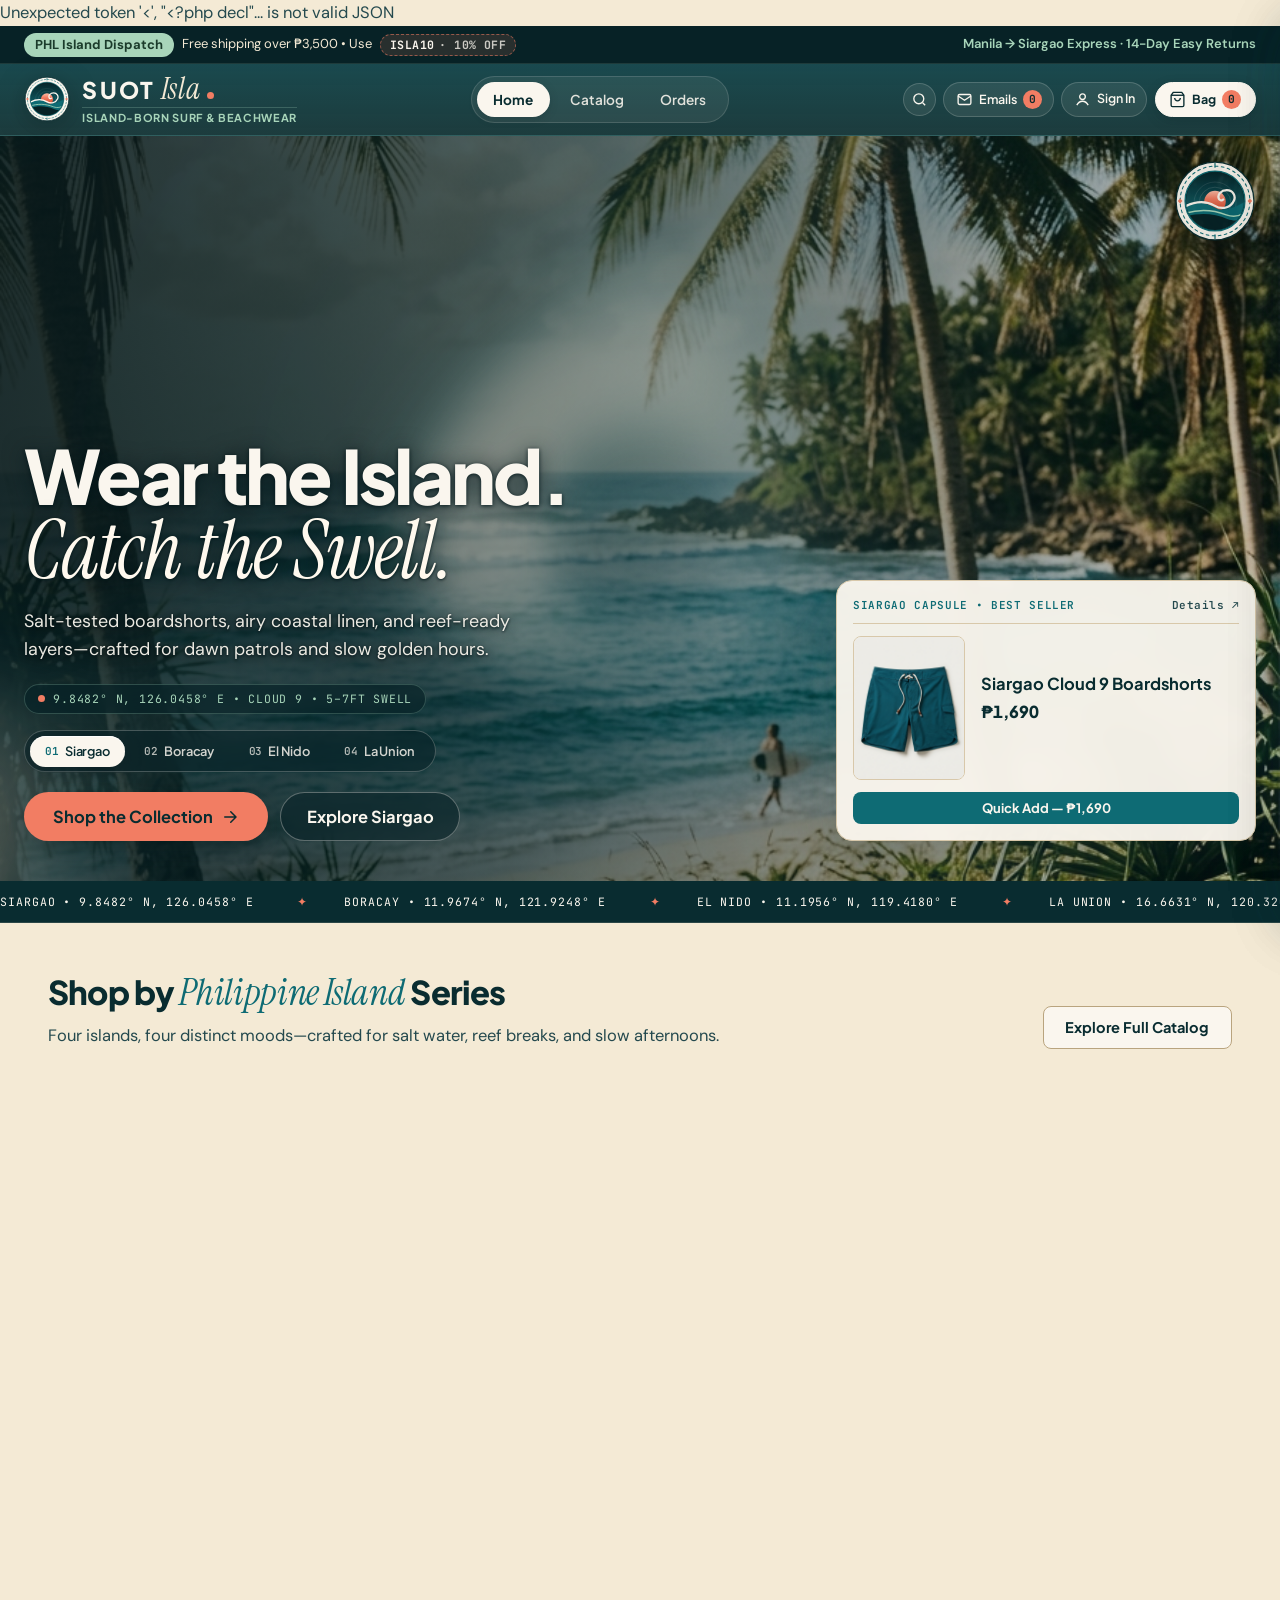
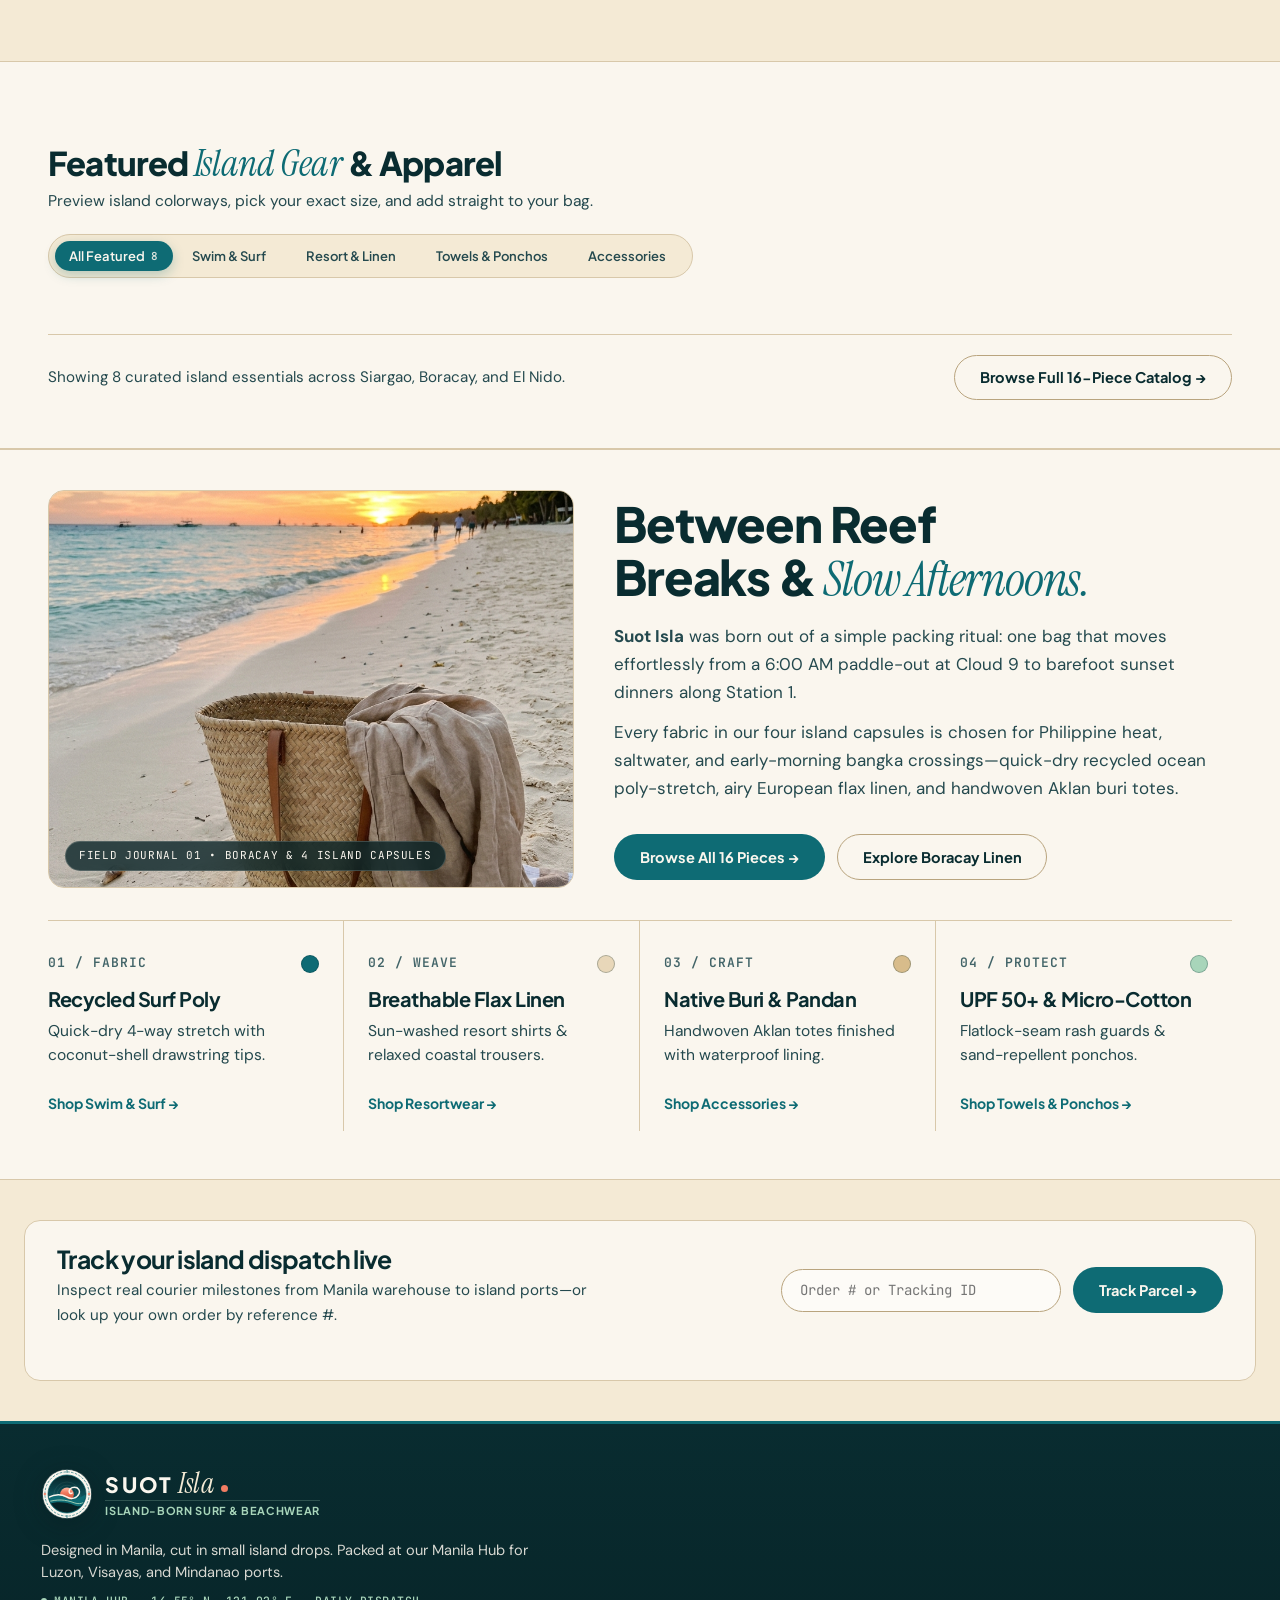
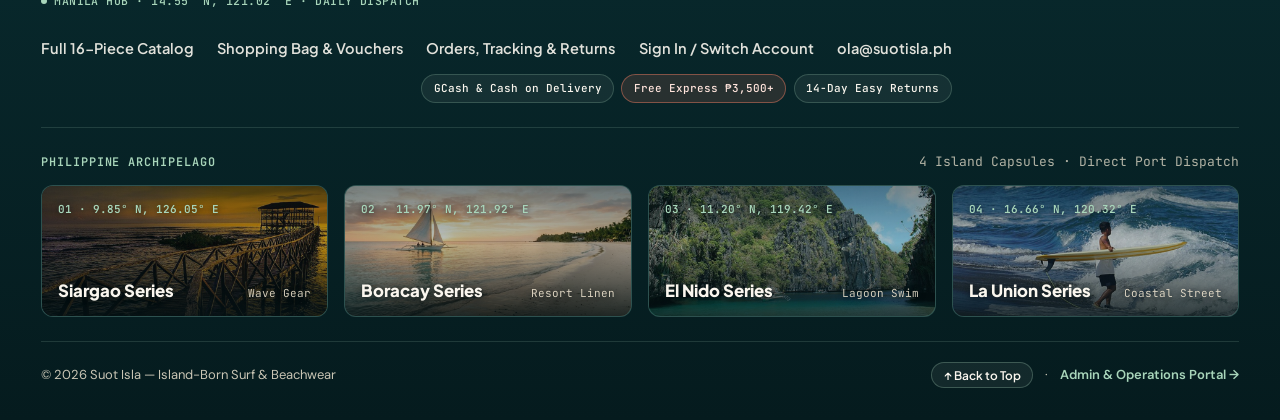
<file: index.html>
<!DOCTYPE html>
<html lang="en">
<head>
  <meta charset="UTF-8" />
  <meta name="viewport" content="width=device-width, initial-scale=1.0" />
  <title>Suot Isla — Island-Born Surf &amp; Beachwear</title>
  <link rel="icon" type="image/svg+xml" href="assets/images/logo-stamp.svg?v=37679de-r1" />
  <link rel="stylesheet" href="assets/css/tokens.css?v=37679de-r1" />
  <link rel="stylesheet" href="assets/css/base.css?v=78a454d-r2" />
  <link rel="stylesheet" href="assets/css/storefront.css?v=78a454d-r2" />
</head>
<body>
  <p style="margin:0" id="home-shop-status" role="status" aria-live="polite"></p>
  <div id="site-header-mount"></div>

  <main>
    <!-- Full-Bleed Immersive Editorial Hero -->
    <section class="hero-immersive">
      <img
        src="assets/images/hero-surf.jpg"
        alt="Twin-fin surfboard resting on warm Philippine sand beside coastal palms and teal waves"
        class="hero-bg-photo"
        id="hero-editorial-img"
      />
      <div class="hero-scrim" aria-hidden="true"></div>
      <canvas id="hero-ocean-canvas" class="hero-ocean-canvas" aria-hidden="true"></canvas>
      <img
        src="assets/images/logo-stamp.svg?v=37679de-r1"
        alt="Suot Isla Stamp"
        class="hero-stamp-corner"
      />

      <div class="container hero-immersive-inner">
        <div class="hero-immersive-copy">
          <h1>Wear the Island.<br /><span class="hero-serif-accent">Catch the Swell.</span></h1>
          <p class="hero-immersive-lead">
            Salt-tested boardshorts, airy coastal linen, and reef-ready layers—crafted for dawn patrols and slow golden hours.
          </p>

          <div class="hero-telemetry" id="hero-telemetry">
            <span class="telemetry-dot"></span>
            <span id="hero-photo-caption">9.8482° N, 126.0458° E • CLOUD 9 • 5–7FT SWELL</span>
          </div>

          <!-- Interactive Island Destination Segmented Dock -->
          <div class="hero-island-switcher" role="tablist" aria-label="Preview Philippine Island Series">
            <button type="button" class="hero-island-btn active" data-hero-island="Siargao"><span class="hero-island-num">01</span> Siargao</button>
            <button type="button" class="hero-island-btn" data-hero-island="Boracay"><span class="hero-island-num">02</span> Boracay</button>
            <button type="button" class="hero-island-btn" data-hero-island="El Nido"><span class="hero-island-num">03</span> El Nido</button>
            <button type="button" class="hero-island-btn" data-hero-island="La Union"><span class="hero-island-num">04</span> La Union</button>
          </div>

          <div class="hero-actions">
            <a href="catalog.html" class="btn hero-cta-primary btn-lg btn-magnetic">
              <span>Shop the Collection</span>
              <svg viewBox="0 0 24 24" fill="none" stroke="currentColor" aria-hidden="true">
                <path d="M5 12h14M13 5l7 7-7 7" stroke-width="2" stroke-linecap="round" stroke-linejoin="round"/>
              </svg>
            </a>
            <a href="catalog.html?series=Siargao" class="btn hero-btn-ghost btn-lg" id="hero-series-cta">
              Explore Siargao
            </a>
          </div>
        </div>

        <!-- Floating Interactive Quick-Shop Capsule Card inside Hero -->
        <aside class="hero-lookbook-card" id="hero-lookbook-card" aria-label="Featured Island Capsule Piece">
          <div class="hero-lookbook-topbar">
            <span class="hero-lookbook-meta" id="hero-cap-meta">SIARGAO CAPSULE • BEST SELLER</span>
            <a href="product.html?id=siargao-cloud9-boardshorts&color=Lagoon+Teal" class="hero-lookbook-ext" id="hero-cap-details-link">Details ↗</a>
          </div>

          <div class="hero-lookbook-main">
            <a href="product.html?id=siargao-cloud9-boardshorts&color=Lagoon+Teal" class="hero-lookbook-thumb" id="hero-cap-link">
              <img src="assets/images/products/siargao-cloud9-boardshorts.jpg?v=37679de-r1" alt="Siargao Cloud 9 Boardshorts" id="hero-cap-img" />
            </a>
            <div class="hero-lookbook-details">
              <div class="hero-lookbook-title" id="hero-cap-title">Siargao Cloud 9 Boardshorts</div>
              <div class="hero-lookbook-price-row">
                <span class="hero-lookbook-price" id="hero-cap-price">₱1,690</span>
              </div>
              <div class="hero-cap-swatches" id="hero-cap-swatches"></div>
              <div class="card-size-row" id="hero-cap-sizes" aria-label="Select size" style="margin-bottom:0;"></div>
            </div>
          </div>

          <button type="button" class="btn btn-primary btn-sm btn-block" id="hero-cap-add" data-hero-prod="siargao-cloud9-boardshorts">
            Quick Add — ₱1,690
          </button>
        </aside>
      </div>
    </section>

    <!-- Coastal Surf-Town Ticker Strip -->
    <div class="coastal-ticker" aria-label="Philippine Surf Town Coordinates">
      <div class="coastal-ticker-track">
        <span class="ticker-item">SIARGAO • 9.8482° N, 126.0458° E <span class="ticker-dot">✦</span></span>
        <span class="ticker-item">BORACAY • 11.9674° N, 121.9248° E <span class="ticker-dot">✦</span></span>
        <span class="ticker-item">EL NIDO • 11.1956° N, 119.4180° E <span class="ticker-dot">✦</span></span>
        <span class="ticker-item">LA UNION • 16.6631° N, 120.3208° E <span class="ticker-dot">✦</span></span>
        <span class="ticker-item">SUOT ISLA • ISLAND WEAR <span class="ticker-dot">✦</span></span>
        <span class="ticker-item">SIARGAO • 9.8482° N, 126.0458° E <span class="ticker-dot">✦</span></span>
        <span class="ticker-item">BORACAY • 11.9674° N, 121.9248° E <span class="ticker-dot">✦</span></span>
        <span class="ticker-item">EL NIDO • 11.1956° N, 119.4180° E <span class="ticker-dot">✦</span></span>
        <span class="ticker-item">LA UNION • 16.6631° N, 120.3208° E <span class="ticker-dot">✦</span></span>
        <span class="ticker-item">SUOT ISLA • ISLAND WEAR <span class="ticker-dot">✦</span></span>
      </div>
    </div>

    <!-- 4 Island Collections Section -->
    <section class="section-block">
      <div class="container">
        <div class="section-head">
          <div>
            <h2>Shop by <span class="section-serif">Philippine Island</span> Series</h2>
            <p>Four islands, four distinct moods—crafted for salt water, reef breaks, and slow afternoons.</p>
          </div>
          <a href="catalog.html" class="btn btn-outline">Explore Full Catalog</a>
        </div>

        <div class="series-accordion" id="home-series-grid"></div>
      </div>
    </section>

    <!-- Featured Gear across All 4 Series -->
    <section class="section-block-alt">
      <div class="container">
        <div class="featured-head">
          <div>
            <h2>Featured <span class="section-serif">Island Gear</span> &amp; Apparel</h2>
            <p>Preview island colorways, pick your exact size, and add straight to your bag.</p>
          </div>
          <div class="featured-filter-dock" id="home-category-tabs" role="tablist" aria-label="Filter Featured Categories">
            <button type="button" class="featured-filter-btn active" data-home-cat="all" role="tab" aria-selected="true">
              <span>All Featured</span>
              <span class="featured-filter-count" data-cat-count="all">8</span>
            </button>
            <button type="button" class="featured-filter-btn" data-home-cat="Swim & Surf" role="tab" aria-selected="false">
              <span>Swim &amp; Surf</span>
              <span class="featured-filter-count" data-cat-count="Swim & Surf"></span>
            </button>
            <button type="button" class="featured-filter-btn" data-home-cat="Resort & Loungewear" role="tab" aria-selected="false">
              <span>Resort &amp; Linen</span>
              <span class="featured-filter-count" data-cat-count="Resort & Loungewear"></span>
            </button>
            <button type="button" class="featured-filter-btn" data-home-cat="Beach Towels & Ponchos" role="tab" aria-selected="false">
              <span>Towels &amp; Ponchos</span>
              <span class="featured-filter-count" data-cat-count="Beach Towels & Ponchos"></span>
            </button>
            <button type="button" class="featured-filter-btn" data-home-cat="Island Accessories" role="tab" aria-selected="false">
              <span>Accessories</span>
              <span class="featured-filter-count" data-cat-count="Island Accessories"></span>
            </button>
          </div>
        </div>

        <div class="product-grid" id="home-featured-grid"></div>

        <div class="featured-footer-cta">
          <p id="featured-showing-note">Showing 8 curated island essentials across Siargao, Boracay, and El Nido.</p>
          <a href="catalog.html" class="btn btn-outline btn-pill">Browse Full 16-Piece Catalog →</a>
        </div>
      </div>
    </section>

    <!-- Unified Editorial Lookbook & Coastal Craft Spread -->
    <section class="craft-editorial-section">
      <div class="container">
        <div class="journal-unified-grid" data-reveal>
          <div class="journal-photo-frame">
            <img
              src="assets/images/series-boracay.jpg?v=37679de-r1"
              alt="Breezy sand-toned linen resortwear and woven buri tote on Boracay White Beach at golden hour"
              loading="lazy"
            />
            <span class="journal-caption">FIELD JOURNAL 01 • BORACAY &amp; 4 ISLAND CAPSULES</span>
          </div>

          <div class="journal-copy">
            <h2>Between Reef Breaks &amp; <span class="craft-serif">Slow Afternoons.</span></h2>
            <p>
              <strong>Suot Isla</strong> was born out of a simple packing ritual: one bag that moves effortlessly from a 6:00 AM paddle-out at Cloud 9 to barefoot sunset dinners along Station 1.
            </p>
            <p>
              Every fabric in our four island capsules is chosen for Philippine heat, saltwater, and early-morning bangka crossings—quick-dry recycled ocean poly-stretch, airy European flax linen, and handwoven Aklan buri totes.
            </p>
            <div class="journal-actions">
              <a href="catalog.html" class="btn btn-primary btn-pill">Browse All 16 Pieces →</a>
              <a href="catalog.html?series=Boracay" class="btn btn-outline btn-pill">Explore Boracay Linen</a>
            </div>
          </div>
        </div>

        <div class="craft-materials-row">
          <a href="catalog.html?category=Swim+%26+Surf" class="craft-material-col" data-reveal data-reveal-delay="0">
            <div class="craft-material-top">
              <span class="craft-material-num">01 / FABRIC</span>
              <span class="craft-swatch-dot" style="background-color:#0E6B74;"></span>
            </div>
            <h3>Recycled Surf Poly</h3>
            <p>Quick-dry 4-way stretch with coconut-shell drawstring tips.</p>
            <span class="craft-material-link">Shop Swim &amp; Surf →</span>
          </a>

          <a href="catalog.html?category=Resort+%26+Loungewear" class="craft-material-col" data-reveal data-reveal-delay="60">
            <div class="craft-material-top">
              <span class="craft-material-num">02 / WEAVE</span>
              <span class="craft-swatch-dot" style="background-color:#E8D7B9;"></span>
            </div>
            <h3>Breathable Flax Linen</h3>
            <p>Sun-washed resort shirts &amp; relaxed coastal trousers.</p>
            <span class="craft-material-link">Shop Resortwear →</span>
          </a>

          <a href="catalog.html?category=Island+Accessories" class="craft-material-col" data-reveal data-reveal-delay="120">
            <div class="craft-material-top">
              <span class="craft-material-num">03 / CRAFT</span>
              <span class="craft-swatch-dot" style="background-color:#D8BC8B;"></span>
            </div>
            <h3>Native Buri &amp; Pandan</h3>
            <p>Handwoven Aklan totes finished with waterproof lining.</p>
            <span class="craft-material-link">Shop Accessories →</span>
          </a>

          <a href="catalog.html?category=Beach+Towels+%26+Ponchos" class="craft-material-col" data-reveal data-reveal-delay="180">
            <div class="craft-material-top">
              <span class="craft-material-num">04 / PROTECT</span>
              <span class="craft-swatch-dot" style="background-color:#A8D5BA;"></span>
            </div>
            <h3>UPF 50+ &amp; Micro-Cotton</h3>
            <p>Flatlock-seam rash guards &amp; sand-repellent ponchos.</p>
            <span class="craft-material-link">Shop Towels &amp; Ponchos →</span>
          </a>
        </div>
      </div>
    </section>

    <!-- Interactive Island Dispatch & Parcel Tracker Band -->
    <section class="order-track-band" aria-label="Track Your Island Order">
      <div class="container order-track-inner" data-reveal>
        <div class="order-track-top">
          <div class="order-track-copy">
            <h3>Track your island dispatch live</h3>
            <p>Inspect real courier milestones from Manila warehouse to island ports—or look up your own order by reference #.</p>
            <div class="order-track-chips" id="home-track-chips"></div>
          </div>

          <form class="order-track-form" id="home-order-track-form" action="account.html" method="GET">
            <input
              type="text"
              name="order"
              id="home-order-track-input"
              class="order-track-input"
              value=""
              placeholder="Order # or Tracking ID"
              aria-label="Order Number or Tracking ID"
            />
            <button type="submit" class="btn btn-primary btn-pill">Track Parcel →</button>
          </form>
        </div>

        <div id="home-order-track-result" aria-live="polite"></div>
      </div>
    </section>
  </main>

  <div id="site-footer-mount"></div>

  <script src="assets/js/data.js?v=37679de-r1"></script>
  <script src="assets/js/store.js?v=78a454d-r2"></script>
  <script src="assets/js/components.js?v=37679de-r7"></script>
  <script src="assets/js/ocean-overdrive.js?v=37679de-r1"></script>
  <script src="assets/js/island-stock.js?v=37679de-r1"></script>
  <script>
    document.addEventListener("DOMContentLoaded", async () => {
      const status = document.getElementById("home-shop-status");
      const live = await window.loadIslandStock(status);
      if (!live) return;
      const liveProduct = new Map(live.products.map(p => [p.id,p]));
      const variantFor = (id,size,color) => liveProduct.get(id)?.variants.find(v => v.size_label===size && v.color_name===color);
      async function addHomeItem(btn,id,size,color) {
        if (!live.customer) { location.assign("auth.html?redirect=index.html"); return; }
        const v = variantFor(id,size,color);
        if (!v || btn.disabled) return;
        btn.disabled = true;
        try {
          await live.get("checkout",{action:"add",variant_id:v.variant_id,quantity:1});
          live.bag.set(Number(v.variant_id),1+(live.bag.get(Number(v.variant_id))||0));
          window.dispatchEvent(new Event("suotisla:bag-update"));
          window.SuotUI.toast("Added to your shopping bag.","Island Bag");
        } catch(error) { window.SuotUI.toast(error.message,"Shopping Bag"); }
        renderHeroCapsule(activeHeroProdId,activeHeroMetaText);
        renderFeaturedCards();
      }
      const seriesGrid = document.getElementById("home-series-grid");
      const featuredGrid = document.getElementById("home-featured-grid");

      // Interactive Hero Island Lookbook Switcher + Live Capsule Quick-Shop Card
      const heroScenes = {
        Siargao: {
          img: "assets/images/hero-surf.jpg",
          pos: "center 12%",
          caption: "9.8482° N, 126.0458° E • CLOUD 9 • 5–7FT SWELL",
          cta: "Explore Siargao",
          href: "catalog.html?series=Siargao",
          productId: "siargao-cloud9-boardshorts",
          capMeta: "SIARGAO CAPSULE • BEST SELLER"
        },
        Boracay: {
          img: "assets/images/hero-boracay.jpg",
          pos: "center 50%",
          caption: "11.9674° N, 121.9248° E • WHITE BEACH • GOLDEN HOUR",
          cta: "Explore Boracay",
          href: "catalog.html?series=Boracay",
          productId: "boracay-golden-hour-linen-polo",
          capMeta: "BORACAY CAPSULE • RESORT LINEN"
        },
        "El Nido": {
          img: "assets/images/hero-elnido.jpg",
          pos: "center 52%",
          caption: "11.1956° N, 119.4180° E • BIG LAGOON • GLASSY WATER",
          cta: "Explore El Nido",
          href: "catalog.html?series=El+Nido",
          productId: "elnido-reef-safe-rash-guard",
          capMeta: "EL NIDO CAPSULE • UPF 50+"
        },
        "La Union": {
          img: "assets/images/hero-launion.jpg",
          pos: "center 54%",
          caption: "16.6631° N, 120.3208° E • SAN JUAN • NORTH SWELL",
          cta: "Explore La Union",
          href: "catalog.html?series=La+Union",
          productId: "launion-salt-washed-oversized-tee",
          capMeta: "LA UNION CAPSULE • BEST SELLER"
        }
      };

      const heroImgEl = document.getElementById("hero-editorial-img");
      const heroCapEl = document.getElementById("hero-photo-caption");
      const heroSeriesCta = document.getElementById("hero-series-cta");
      const capLinkEl = document.getElementById("hero-cap-link");
      const capDetailsLinkEl = document.getElementById("hero-cap-details-link");
      const capImgEl = document.getElementById("hero-cap-img");
      const capMetaEl = document.getElementById("hero-cap-meta");
      const capTitleEl = document.getElementById("hero-cap-title");
      const capPriceEl = document.getElementById("hero-cap-price");
      const capSizesEl = document.getElementById("hero-cap-sizes");
      const capSwatchesEl = document.getElementById("hero-cap-swatches");
      const capAddBtn = document.getElementById("hero-cap-add");

      let heroCapColor = "Lagoon Teal";
      let heroCapSize = "28";

      let activeHeroProdId = "siargao-cloud9-boardshorts";
      let activeHeroMetaText = "SIARGAO CAPSULE • BEST SELLER";

      function renderHeroCapsule(productId, metaText) {
        const prod = window.SuotStore.getProductById(productId);
        if (!prod) return;
        activeHeroProdId = prod.id;
        activeHeroMetaText = metaText;
        if (!prod.colors.includes(heroCapColor)) heroCapColor = prod.colors[0];
        if (!prod.sizes.includes(heroCapSize)) heroCapSize = prod.sizes[0];

        const detailUrl = `product.html?id=${encodeURIComponent(prod.id)}&color=${encodeURIComponent(heroCapColor)}`;
        capLinkEl.href = detailUrl;
        capDetailsLinkEl.href = detailUrl;
        capImgEl.src =
          window.SuotStore.getProductImageForColor(prod, heroCapColor) ||
          prod.image ||
          "assets/images/products/siargao-cloud9-boardshorts.jpg?v=37679de-r1";
        capImgEl.alt = `${prod.name} in ${heroCapColor}`;
        capMetaEl.textContent = metaText;
        capTitleEl.textContent = prod.name;
        capPriceEl.textContent = window.SuotStore.formatPrice(prod.price);
        capAddBtn.setAttribute("data-hero-prod", prod.id);

        const variant = variantFor(prod.id,heroCapSize,heroCapColor);
        const avail = Number(variant?.stock_qty || 0);
        const inBag = live.bag.get(Number(variant?.variant_id)) || 0;
        if (variant) capPriceEl.textContent = window.SuotStore.formatPrice(variant.unit_price);
        const rem = Math.max(0, avail - inBag);
        if (avail <= 0) {
          capAddBtn.disabled = true;
          capAddBtn.textContent = "Sold Out — View Similar";
        } else if (rem <= 0) {
          capAddBtn.disabled = true;
          capAddBtn.textContent = `Max in Bag (${avail}) — Edit Bag`;
        } else {
          capAddBtn.disabled = false;
          capAddBtn.textContent = `Quick Add · ${heroCapSize} — ${capPriceEl.textContent}`;
        }

        capSizesEl.innerHTML = prod.sizes
          .slice(0, 4)
          .map(
            (sz) => `
            <button
              type="button"
              class="card-size-pill ${sz === heroCapSize ? "active" : ""}"
              data-hero-size="${sz}"
            >${sz}</button>
          `
          )
          .join("");

        capSizesEl.querySelectorAll("[data-hero-size]").forEach((szBtn) => {
          szBtn.addEventListener("click", () => {
            heroCapSize = szBtn.getAttribute("data-hero-size");
            renderHeroCapsule(prod.id, metaText);
          });
        });

        capSwatchesEl.innerHTML = `
          ${prod.colors
            .map(
              (c) => `
              <button
                type="button"
                class="color-swatch ${c === heroCapColor ? "active" : ""}"
                style="background-color:${window.SuotStore.getColorHex(c)};width:16px;height:16px;"
                title="${c}"
                data-hero-swatch="${c}"
              ></button>
            `
            )
            .join("")}
          <span class="hero-cap-color-label">${heroCapColor}</span>
        `;

        capSwatchesEl.querySelectorAll("[data-hero-swatch]").forEach((sw) => {
          sw.addEventListener("click", () => {
            heroCapColor = sw.getAttribute("data-hero-swatch");
            renderHeroCapsule(prod.id, metaText);
          });
        });
      }

      renderHeroCapsule("siargao-cloud9-boardshorts", "SIARGAO CAPSULE • BEST SELLER");

      document.querySelectorAll("[data-hero-island]").forEach((btn) => {
        btn.addEventListener("click", () => {
          const key = btn.getAttribute("data-hero-island");
          const scene = heroScenes[key];
          if (!scene) return;
          const prod = window.SuotStore.getProductById(scene.productId);
          if (prod) {
            heroCapColor = prod.colors[0];
            heroCapSize = prod.sizes[0];
          }
          window.suotTransition(() => {
            document.querySelectorAll("[data-hero-island]").forEach((b) => b.classList.remove("active"));
            btn.classList.add("active");
            heroImgEl.src = window.SuotStore.withAssetVersion(scene.img);
            heroImgEl.style.setProperty("--hero-obj-pos", scene.pos);
            heroCapEl.textContent = scene.caption;
            heroSeriesCta.textContent = scene.cta;
            heroSeriesCta.href = scene.href;
            renderHeroCapsule(scene.productId, scene.capMeta);
          });
        });
      });

      capAddBtn.addEventListener("click", () => addHomeItem(capAddBtn,activeHeroProdId,heroCapSize,heroCapColor));

      // Render Interactive Expanding Editorial Accordion for the 4 Island Series
      const allProducts = window.SuotStore.getProducts().filter(p => liveProduct.has(p.id)).map(p => ({...p, price:liveProduct.get(p.id).price}));
      seriesGrid.innerHTML = window.SUOT_ISLA_DATA.islandSeries
        .map((s, idx) => {
          const seriesItems = allProducts.filter((p) => p.series === s.id && p.image).slice(0, 2);
          return `
            <article class="series-panel ${idx === 0 ? "is-active" : ""}" data-series-panel="${s.id}">
              <img src="${window.SuotStore.withAssetVersion(s.image)}" alt="${s.name} — ${s.subtitle}" class="series-panel-img" loading="lazy" />
              <div class="series-panel-scrim"></div>

              <div class="series-panel-top">
                <span class="series-panel-index">0${idx + 1} / ${s.id.toUpperCase()}</span>
                <span class="series-panel-coords">${s.coords}</span>
              </div>

              <div class="series-panel-body">
                <h3>${s.name}</h3>
                <p class="series-panel-subtitle">${s.subtitle}</p>

                <div class="series-panel-details">
                  <p class="series-panel-desc">${s.description}</p>
                  <div class="series-panel-footer">
                    <a href="catalog.html?series=${encodeURIComponent(s.id)}" class="btn btn-coral btn-sm">
                      Explore ${s.id} →
                    </a>
                    ${
                      seriesItems.length
                        ? `<div class="series-mini-gear">
                            ${seriesItems
                              .map(
                                (item) => `
                                <a href="product.html?id=${encodeURIComponent(item.id)}" class="series-mini-item">
                                  <img src="${window.SuotStore.getProductImageForColor(item, item.colors && item.colors[0])}" alt="${item.name}" />
                                  <span>${window.SuotStore.formatPrice(item.price)}</span>
                                </a>
                              `
                              )
                              .join("")}
                          </div>`
                        : ""
                    }
                  </div>
                </div>
              </div>
            </article>
          `;
        })
        .join("");

      seriesGrid.querySelectorAll("[data-series-panel]").forEach((panel) => {
        const activate = () => {
          seriesGrid.querySelectorAll("[data-series-panel]").forEach((p) => p.classList.remove("is-active"));
          panel.classList.add("is-active");
        };
        panel.addEventListener("mouseenter", activate);
        panel.addEventListener("click", (e) => {
          if (e.target.closest("a")) return;
          activate();
        });
      });

      // Render Featured Products across all 4 Island Series (2 pieces per island)
      const defaultFeatured = [
        allProducts[0],
        allProducts[1],
        allProducts[4],
        allProducts[5],
        allProducts[8],
        allProducts[11],
        allProducts[12],
        allProducts[13]
      ].filter(Boolean);

      let activeHomeCategory = "all";

      document.querySelectorAll("[data-cat-count]").forEach((badge) => {
        const cat = badge.getAttribute("data-cat-count");
        const count = cat === "all" ? defaultFeatured.length : allProducts.filter((p) => p.category === cat).length;
        badge.textContent = `(${count})`;
      });

      function renderFeaturedCards() {
        const list =
          activeHomeCategory === "all"
            ? defaultFeatured
            : allProducts.filter((p) => p.category === activeHomeCategory);

        const showingNote = document.getElementById("featured-showing-note");
        if (showingNote) {
          showingNote.textContent =
            activeHomeCategory === "all"
              ? `Showing ${list.length} featured island essentials across Siargao, Boracay, El Nido, and La Union.`
              : `Showing ${list.length} pieces in ${activeHomeCategory} across all 4 islands.`;
        }

        featuredGrid.innerHTML = list
          .map((p) => {
            const activeColor = p._selectedColor || p.colors[0];
            const activeSize = p._selectedSize || p.sizes[0];
            const variant = variantFor(p.id,activeSize,activeColor);
            const avail = Number(variant?.stock_qty || 0);
            const inBag = live.bag.get(Number(variant?.variant_id)) || 0;
            const rem = Math.max(0, avail - inBag);
            const isOutOfStock = avail <= 0;
            const isLowStock = avail > 0 && avail <= 5;
            const statusText = isOutOfStock ? "Sold Out" : isLowStock ? `Only ${avail} left` : p.badge || "";

            return `
              <article class="product-card" data-product-card="${p.id}">
                <a href="product.html?id=${encodeURIComponent(p.id)}&color=${encodeURIComponent(activeColor)}" class="product-thumb-wrap">
                  <div class="product-thumb-badges">
                    <span class="thumb-series-pill">${p.series}</span>
                    ${
                      statusText
                        ? `<span class="thumb-status-pill ${isOutOfStock || isLowStock ? "is-low-stock" : ""}">${statusText}</span>`
                        : ""
                    }
                  </div>
                  <div class="product-svg-stage" id="thumb-${p.id}">
                    ${window.SuotStore.renderProductVisual(p, activeColor)}
                  </div>
                  <span class="thumb-quickview-pill">View Details →</span>
                </a>

                <div class="product-body">
                  <div class="product-meta-header">
                    <a href="product.html?id=${encodeURIComponent(p.id)}&color=${encodeURIComponent(activeColor)}" class="product-title-link">
                      <h3>${p.name}</h3>
                    </a>
                    <div class="product-price">${window.SuotStore.formatPrice(p.price)}</div>
                  </div>

                  <div class="swatch-row" aria-label="Color Variants">
                    ${p.colors
                      .map(
                        (c) => `
                        <button
                          type="button"
                          class="color-swatch ${c === activeColor ? "active" : ""}"
                          style="background-color:${window.SuotStore.getColorHex(c)};"
                          title="${c}"
                          data-swatch-prod="${p.id}"
                          data-swatch-color="${c}"
                        ></button>
                      `
                      )
                      .join("")}
                    <span style="font-size:var(--text-xs);color:var(--text-muted);margin-left:2px;">${activeColor}</span>
                  </div>

                  <div class="card-size-row" aria-label="Quick Size Selection">
                    ${p.sizes
                      .map(
                        (sz) => `
                        <button
                          type="button"
                          class="card-size-pill ${sz === activeSize ? "active" : ""}"
                          data-size-prod="${p.id}"
                          data-size-val="${sz}"
                        >${sz}</button>
                      `
                      )
                      .join("")}
                  </div>

                  <button
                    type="button"
                    class="btn-minimal-add"
                    data-quick-add="${p.id}"
                    ${isOutOfStock || rem <= 0 ? "disabled" : ""}
                  >
                    ${isOutOfStock ? "Sold Out" : rem <= 0 ? `Max in Bag (${avail})` : `Add to Bag · ${activeSize}`}
                  </button>
                </div>
              </article>
            `;
          })
          .join("");

        featuredGrid.querySelectorAll("[data-swatch-prod]").forEach((btn) => {
          btn.addEventListener("click", () => {
            const pid = btn.getAttribute("data-swatch-prod");
            const color = btn.getAttribute("data-swatch-color");
            const prod = allProducts.find((item) => item.id === pid);
            if (prod) {
              prod._selectedColor = color;
              renderFeaturedCards();
            }
          });
        });

        featuredGrid.querySelectorAll("[data-size-prod]").forEach((btn) => {
          btn.addEventListener("click", () => {
            const pid = btn.getAttribute("data-size-prod");
            const sz = btn.getAttribute("data-size-val");
            const prod = allProducts.find((item) => item.id === pid);
            if (prod) {
              prod._selectedSize = sz;
              renderFeaturedCards();
            }
          });
        });

        featuredGrid.querySelectorAll("[data-quick-add]").forEach((btn) => {
          btn.addEventListener("click", () => {
            const p = allProducts.find(item=> item.id === btn.dataset.quickAdd);
            addHomeItem(btn,p.id,p._selectedSize||p.sizes[0],p._selectedColor||p.colors[0]);
          });
        });
      }

      document.querySelectorAll("[data-home-cat]").forEach((tab) => {
        tab.addEventListener("click", () => {
          activeHomeCategory = tab.getAttribute("data-home-cat");
          window.suotTransition(() => {
            document.querySelectorAll("[data-home-cat]").forEach((t) => {
              const isSelected = t === tab;
              t.classList.toggle("active", isSelected);
              t.setAttribute("aria-selected", isSelected ? "true" : "false");
            });
            renderFeaturedCards();
          });
        });
      });



      renderFeaturedCards();
      let customerInfo = null;
      let myOrders = [];
      if (live.customer) {
        try {
          const [account,sales,lines] = await Promise.all([live.get("account"),live.get("orders"),live.get("account-items")]);
          const safe = live.safe;
          customerInfo = {email:safe(account.user.email)};
          myOrders = sales.orders.map(o=>({orderNumber:safe(o.order_number),trackingNumber:safe(o.tracking_number),
            status:safe(o.order_status),placedAt:safe(o.placed_at),courierName:safe(o.courier_service),shippingAddress:safe(o.shipping_address_snapshot),
            total:Number(o.total_amount),paymentMethod:safe(o.payment_method),items:lines.items.filter(i=>i.order_id==o.order_id).map(i=>({
              productId:safe(i.slug),color:safe(i.color_snapshot),size:safe(i.size_snapshot),name:safe(i.product_name_snapshot),qty:Number(i.quantity)}))}));
        } catch(error) { status.textContent = error.message; }
      }
      const trackForm = document.getElementById("home-order-track-form");
      const trackInput = document.getElementById("home-order-track-input");
      const trackResultEl = document.getElementById("home-order-track-result");

      function renderLiveParcelTracker(queryRaw) {
        if (!trackResultEl) return;
        const query = (queryRaw || "").trim().toUpperCase();
        if (!query) {
          trackResultEl.innerHTML = "";
          return;
        }
        const userOrders = myOrders;
        const found = userOrders.find(
          (o) =>
            (o.orderNumber && o.orderNumber.toUpperCase() === query) ||
            (o.trackingNumber && o.trackingNumber.toUpperCase() === query)
        );

        if (!found) {
          trackResultEl.innerHTML = `
            <div class="live-track-card">
              <div class="live-track-head">
                <div class="live-track-id-group">
                  <strong class="live-track-order-num">No match for "${live.safe(query)}"</strong>
                  <span class="pill pill-sand">Scoped to Active Account</span>
                </div>
                <button type="button" class="live-track-close" id="home-track-close-btn">✕ Hide</button>
              </div>
              <p style="margin:0;font-size:0.875rem;color:var(--text-secondary);">
                Only orders belonging to your signed-in account appear here. Select one of the orders above or open your <a href="account.html">Orders Dashboard</a>.
              </p>
            </div>
          `;
        } else {
          const stages = [
            { title: "Order Placed", sub: found.placedAt || "Verified in Portal" },
            { title: "Packed in Manila", sub: "Quality & Fold Check" },
            { title: "Island Express", sub: found.courierName || "Awaiting Courier" },
            { title: "Delivered", sub: found.status === "Delivered" ? "Signed at Doorstep" : "Est. 2–5 Days" }
          ];
          const statusRank = { Pending: 0, Confirmed: 1, Packed: 1, "Out for Delivery": 2, Delivered: 3, Cancelled: -1 };
          const rank = statusRank[found.status] !== undefined ? statusRank[found.status] : 0;
          const statusPillCls =
            found.status === "Delivered"
              ? "pill-delivery"
              : found.status === "Cancelled"
                ? "pill-coral-soft"
                : "pill-lagoon";

          trackResultEl.innerHTML = `
            <div class="live-track-card">
              <div class="live-track-head">
                <div class="live-track-id-group">
                  <strong class="live-track-order-num">#${found.orderNumber}</strong>
                  <span class="pill ${statusPillCls}">${found.status}</span>
                  <span class="mono" style="color:var(--text-muted);">Tracking: ${found.trackingNumber || "Pending"}</span>
                </div>
                <div style="display:flex;align-items:center;gap:0.65rem;flex-wrap:wrap;">
                  <span class="live-track-route"><strong>Route:</strong> Manila Hub → ${found.shippingAddress}</span>
                  <button type="button" class="live-track-close" id="home-track-close-btn">✕ Hide</button>
                </div>
              </div>

              <div class="live-track-steps" aria-label="Shipment Milestones">
                ${stages
                  .map((st, idx) => {
                    const cls = rank < 0 ? "" : idx < rank ? "is-done" : idx === rank ? "is-current" : "";
                    const mark = rank < 0 ? "—" : idx < rank ? "✓ Done" : idx === rank ? "● Live" : `0${idx + 1}`;
                    return `
                      <div class="live-track-step ${cls}">
                        <span class="live-track-step-num">${mark}</span>
                        <span class="live-track-step-title">${st.title}</span>
                        <span class="live-track-step-sub">${st.sub}</span>
                      </div>
                    `;
                  })
                  .join("")}
              </div>

              <div class="live-track-foot">
                <div class="live-track-items">
                  ${(found.items || [])
                    .map((it) => {
                      const prod = window.SuotStore.getProductById(it.productId);
                      return `
                        <div class="live-track-item-chip">
                          <div class="live-track-item-thumb">
                            ${prod ? window.SuotStore.renderProductVisual(prod, it.color) : ""}
                          </div>
                          <div>
                            <div style="font-weight:700;">${it.qty}× ${it.name}</div>
                            <div style="font-size:0.72rem;color:var(--text-muted);display:flex;align-items:center;gap:4px;">
                              <span>${it.size} ·</span>
                              <span class="inline-color-dot" style="background-color:${window.SuotStore.getColorHex(it.color)};"></span>
                              <span>${it.color}</span>
                            </div>
                          </div>
                        </div>
                      `;
                    })
                    .join("")}
                </div>

                <div style="display:flex;align-items:center;gap:0.85rem;flex-wrap:wrap;">
                  <span class="mono" style="font-weight:700;color:var(--text-primary);">
                    ${window.SuotStore.formatPrice(found.total)} · ${found.paymentMethod}
                  </span>
                  <a href="account.html?order=${encodeURIComponent(found.orderNumber)}" class="btn btn-outline btn-sm btn-pill">
                    Full Timeline &amp; Returns →
                  </a>
                </div>
              </div>
            </div>
          `;
        }

        const closeBtn = document.getElementById("home-track-close-btn");
        if (closeBtn) {
          closeBtn.addEventListener("click", () => {
            trackResultEl.innerHTML = "";
          });
        }
      }

      const trackChipsEl = document.getElementById("home-track-chips");

      function renderHomeTrackerChips(preserveCurrent) {
        const u = customerInfo;
        const userOrders = myOrders;
        if (trackChipsEl) {
          if (userOrders.length) {
            trackChipsEl.innerHTML = userOrders
              .slice(0, 3)
              .map(
                (o) => `
                  <button type="button" class="order-track-sample-btn" data-sample-order="${o.orderNumber}">
                    ${o.orderNumber} · ${o.status}
                  </button>
                `
              )
              .join("");
            trackChipsEl.querySelectorAll("[data-sample-order]").forEach((chip) => {
              chip.addEventListener("click", () => {
                const code = chip.getAttribute("data-sample-order");
                if (trackInput) trackInput.value = code;
                renderLiveParcelTracker(code);
              });
            });
          } else {
            trackChipsEl.innerHTML = u
              ? `<span style="font-size:0.78rem;color:rgba(250,246,238,0.72);">No active dispatches yet under <strong>${u.email}</strong> — place an order to see live milestones here.</span>`
              : `<span style="font-size:0.78rem;color:rgba(250,246,238,0.72);">Sign in or create an account to see your island dispatches here. <a href="auth.html?redirect=account.html" style="color:var(--color-seafoam);text-decoration:underline;margin-left:4px;">Sign In →</a></span>`;
          }
        }

        if (!preserveCurrent) {
          if (userOrders.length) {
            if (trackInput) trackInput.value = userOrders[0].orderNumber;
            renderLiveParcelTracker(userOrders[0].orderNumber);
          } else {
            if (trackInput) trackInput.value = "";
            if (trackResultEl) trackResultEl.innerHTML = "";
          }
        }
      }

      if (trackForm && trackInput) {
        trackForm.addEventListener("submit", (e) => {
          e.preventDefault();
          const code = trackInput.value.trim().replace(/^#/, "").toLowerCase();
          const match = myOrders
            .find(
              (o) =>
                o.orderNumber.toLowerCase() === code ||
                String(o.trackingNumber || "").toLowerCase() === code
            );
          if (!match) {
            trackResultEl.innerHTML = `
              <div class="surface-card" style="padding:var(--space-4);border-color:rgba(242,125,99,0.5);">
                <strong>No order found under your account</strong>
                <div style="font-size:var(--text-xs);color:var(--text-muted);margin-top:4px;">
                  Only orders belonging to your signed-in account can be tracked here.
                </div>
              </div>
            `;
            return;
          }
          renderLiveParcelTracker(match.orderNumber);
        });
      }

      renderHomeTrackerChips(false);
    });
  </script>
</body>
</html>
</file>
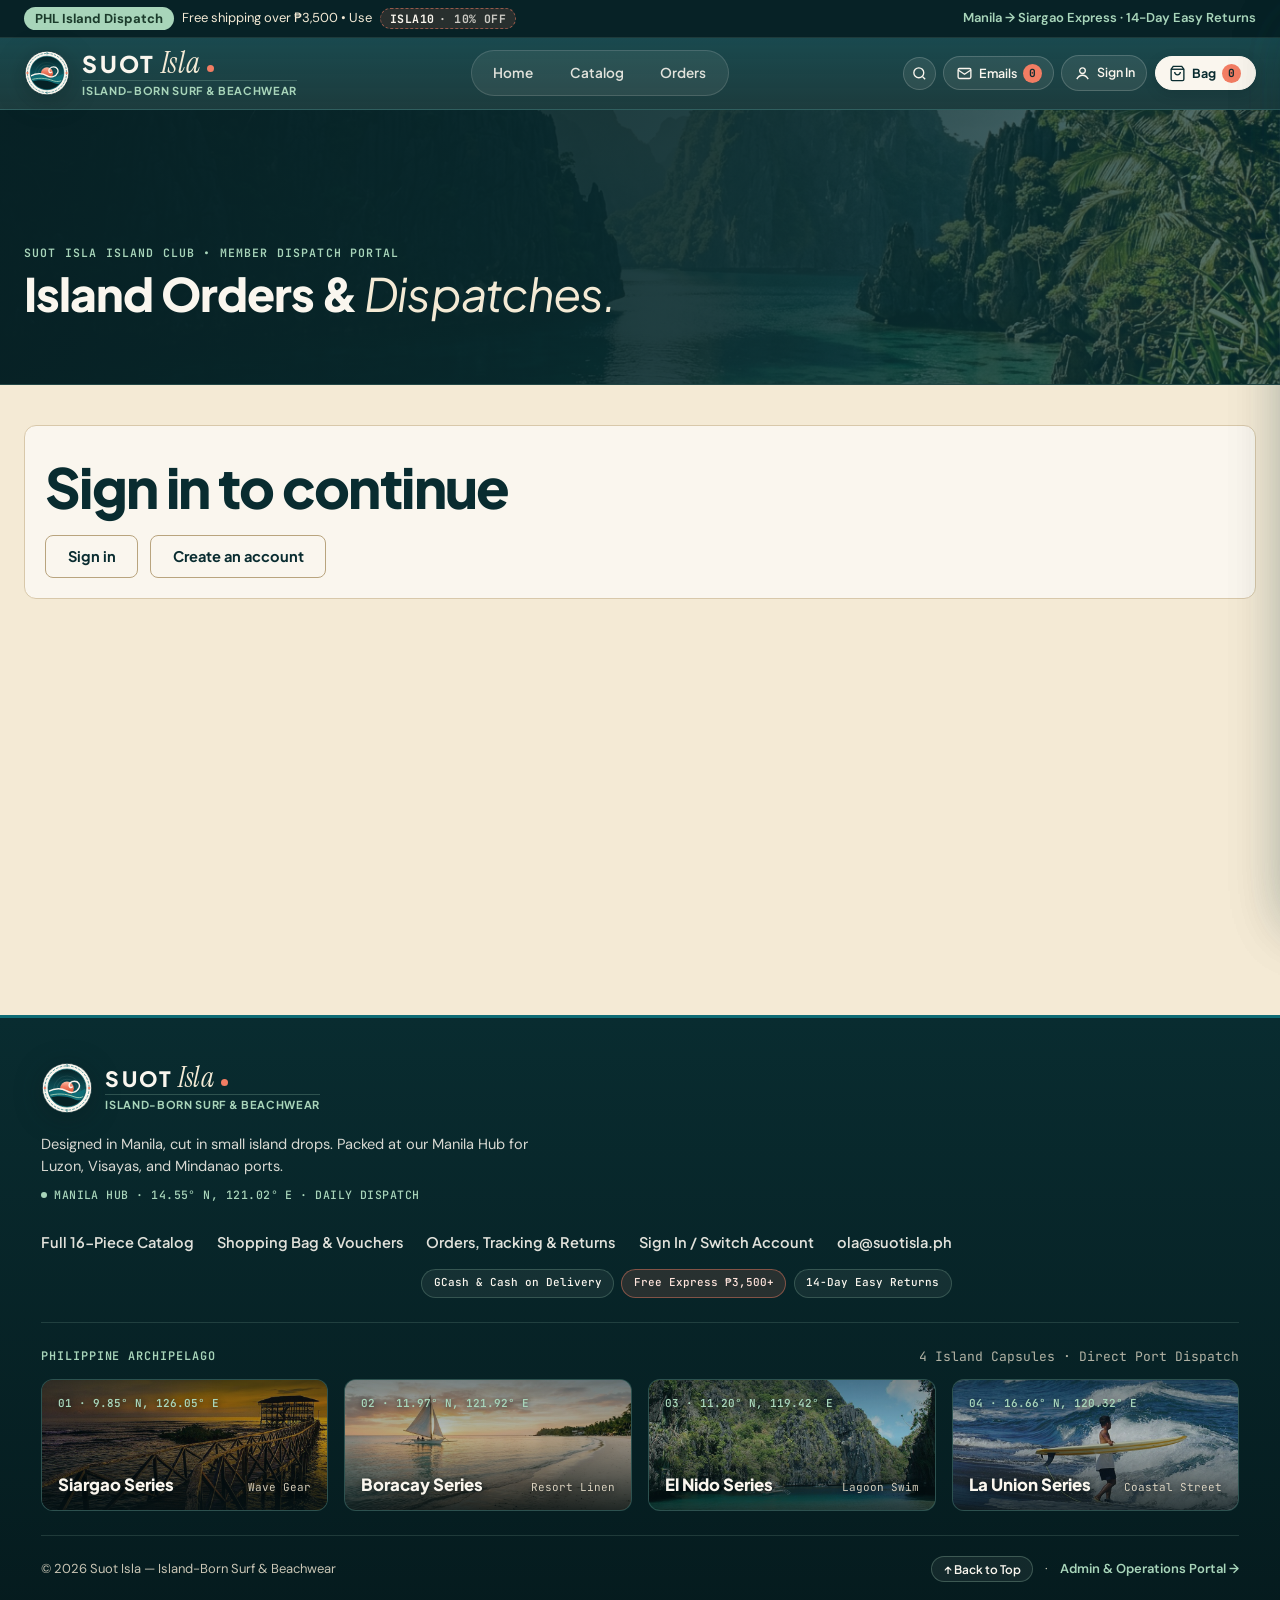
<file: account-settings.html>
<!DOCTYPE html>
<html lang="en">
<head>
  <meta charset="UTF-8" />
  <meta name="viewport" content="width=device-width, initial-scale=1.0" />
  <title>Orders &amp; Island Club — Suot Isla</title>
  <link rel="icon" type="image/svg+xml" href="assets/images/logo-stamp.svg?v=37679de-r1" />
  <link rel="stylesheet" href="assets/css/tokens.css?v=37679de-r1" />
  <link rel="stylesheet" href="assets/css/base.css?v=78a454d-r2" />
  <link rel="stylesheet" href="assets/css/storefront.css?v=78a454d-r2" />
  <link rel="stylesheet" href="assets/css/admin.css?v=78a454d-r2" />
  <link rel="stylesheet" href="assets/css/live-shop.css?v=37679de-r7" />
</head>
<body>
  <div id="site-header-mount"></div>
  <main>
    <section class="catalog-hero" aria-label="Suot Isla Island Club Orders Header">
      <img
        src="assets/images/hero-elnido.jpg"
        alt="Crystal turquoise waters of El Nido lagoon at dawn"
        class="catalog-hero-bg"
      />
      <div class="catalog-hero-scrim" aria-hidden="true"></div>

      <div class="container catalog-hero-content">
        <div class="catalog-hero-top">
          <div>
            <span class="catalog-hero-eyebrow">
              SUOT ISLA ISLAND CLUB • MEMBER DISPATCH PORTAL
            </span>
            <h1 class="catalog-hero-title">
              Island Orders &amp; <em id="acct-hero-name">Dispatches.</em>
            </h1>
            <div class="account-hero-meta" id="acct-user-meta"></div>
          </div>

          <div class="account-hero-actions" hidden>
            <button type="button" class="account-hero-btn" id="acct-open-emails-btn">
              Order Emails
            </button>
            <button type="button" class="account-hero-btn" id="acct-signout-btn">Sign Out</button>
            <a href="catalog.html" class="btn btn-coral btn-sm btn-pill">Shop the collection</a>
          </div>
        </div>

        <nav class="catalog-hero-dock" id="account-workspace-tabs" aria-label="Account sections" hidden></nav>
      </div>
    </section>
    <section class="container account-workspace live-main"><p class="live-status" data-shop-status role="status"></p><div data-shop-page="account" aria-busy="true"><p>Loading…</p></div></section>
  </main>
  <div id="site-footer-mount"></div>
  <script src="assets/js/data.js?v=37679de-r1"></script>
  <script src="assets/js/store.js?v=78a454d-r2"></script>
  <script src="assets/js/components.js?v=37679de-r7"></script>
  <script src="assets/js/ocean-overdrive.js?v=37679de-r1"></script>
  <script src="assets/js/live-shop.js?v=37679de-r7"></script>
</body>
</html>
</file>
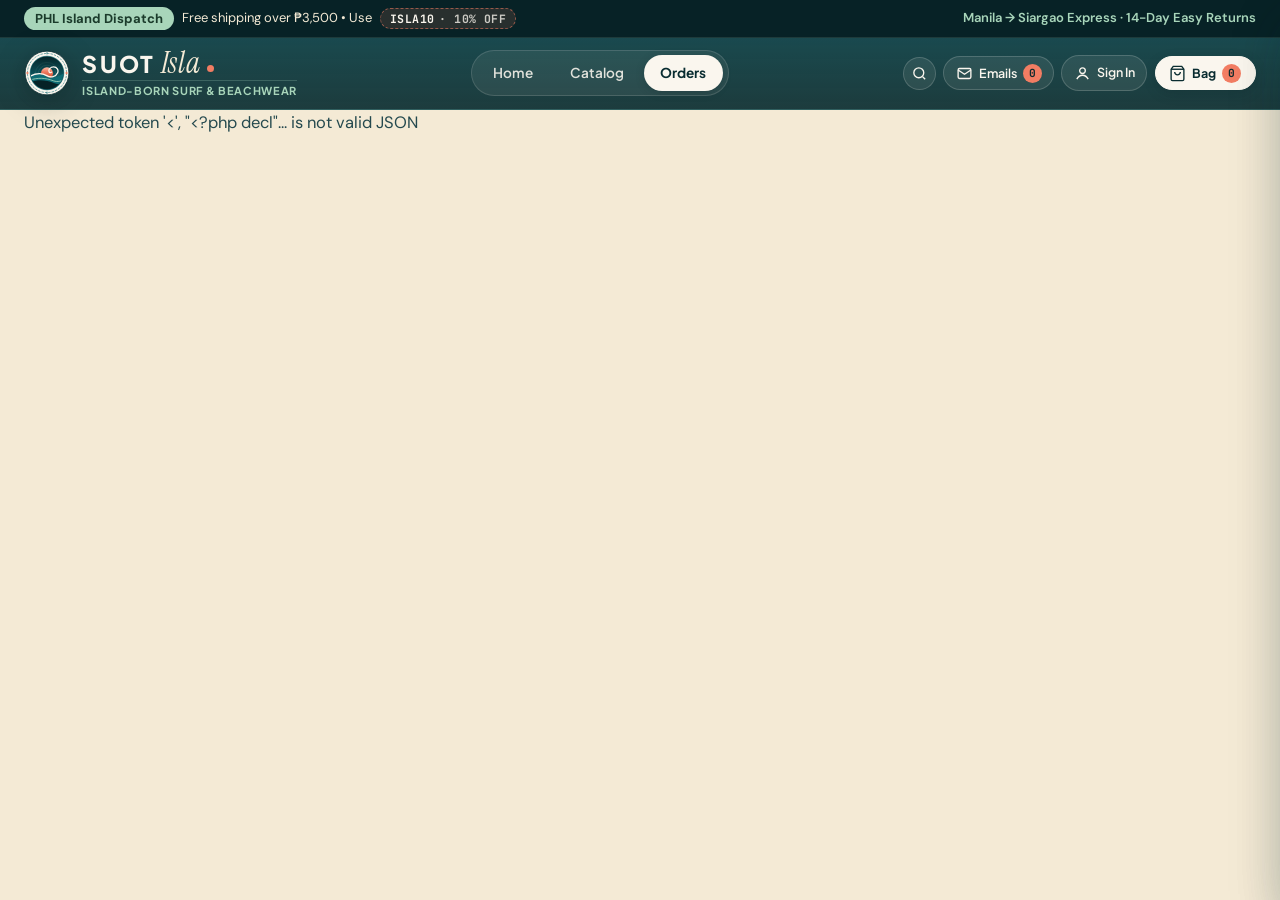
<file: account.html>
<!DOCTYPE html>
<html lang="en">
<head>
  <meta charset="UTF-8" />
  <meta name="viewport" content="width=device-width, initial-scale=1.0" />
  <title>Orders &amp; Island Club — Suot Isla</title>
  <link rel="icon" type="image/svg+xml" href="assets/images/logo-stamp.svg?v=37679de-r1" />
  <link rel="stylesheet" href="assets/css/tokens.css?v=37679de-r1" />
  <link rel="stylesheet" href="assets/css/base.css?v=78a454d-r2" />
  <link rel="stylesheet" href="assets/css/storefront.css?v=78a454d-r2" />
  <link rel="stylesheet" href="assets/css/admin.css?v=78a454d-r2" />
</head>
<body>
  <div id="site-header-mount"></div>

  <p id="account-status" role="status" class="container"></p>
  <main id="account-display" hidden>
    <!-- Coastal Atmospheric Orders & Member Club Hero -->
    <section class="catalog-hero" aria-label="Suot Isla Island Club Orders Header">
      <img
        src="assets/images/hero-elnido.jpg"
        alt="Crystal turquoise waters of El Nido lagoon at dawn"
        class="catalog-hero-bg"
      />
      <div class="catalog-hero-scrim" aria-hidden="true"></div>

      <div class="container catalog-hero-content">
        <div class="catalog-hero-top">
          <div>
            <span class="catalog-hero-eyebrow">
              SUOT ISLA ISLAND CLUB • MEMBER DISPATCH PORTAL
            </span>
            <h1 class="catalog-hero-title">
              Island Orders &amp; <em id="acct-hero-name">Dispatches.</em>
            </h1>
            <div class="account-hero-meta" id="acct-user-meta"></div>
          </div>

          <div class="account-hero-actions">
            <button type="button" class="account-hero-btn" id="acct-open-emails-btn">
              Order Emails
            </button>
            <button type="button" class="account-hero-btn" id="acct-signout-btn">Sign Out</button>
            <a href="catalog.html" class="btn btn-coral btn-sm btn-pill">+ New Island Order</a>
          </div>
        </div>

        <div class="catalog-hero-dock" id="account-workspace-tabs" role="tablist" aria-label="Customer Dashboard Sections">
          <button type="button" class="catalog-dock-tab active" data-acct-tab="orders" role="tab" aria-selected="true">
            <span class="catalog-dock-num">01</span>
            <span>Orders &amp; Tracking</span>
            <span class="catalog-dock-num" id="tab-count-orders">(4)</span>
          </button>
          <button type="button" class="catalog-dock-tab" data-acct-tab="returns" role="tab" aria-selected="false">
            <span class="catalog-dock-num">02</span>
            <span>Returns &amp; Refunds</span>
            <span class="catalog-dock-num" id="tab-count-returns">(1)</span>
          </button>
          <button type="button" class="catalog-dock-tab" data-acct-tab="addresses" role="tab" aria-selected="false">
            <span class="catalog-dock-num">03</span>
            <span>Saved Addresses</span>
            <span class="catalog-dock-num" id="tab-count-addresses">(0)</span>
          </button>
        </div>
      </div>
    </section>

    <!-- Tabbed Customer Workspace -->
    <section class="container account-workspace">
      <!-- PANEL 1: ORDER HISTORY & CONNECTED TIMELINE -->
      <div id="acct-panel-orders">
        <div class="orders-toolbar">
          <div class="featured-filter-dock" id="orders-status-tabs" role="tablist" aria-label="Filter Orders by Status">
            <button type="button" class="featured-filter-btn active" data-order-filter="all">
              <span>All Orders</span>
              <span class="featured-filter-count" id="ord-cnt-all">(4)</span>
            </button>
            <button type="button" class="featured-filter-btn" data-order-filter="active">
              <span>In Transit</span>
              <span class="featured-filter-count" id="ord-cnt-active">(2)</span>
            </button>
            <button type="button" class="featured-filter-btn" data-order-filter="delivered">
              <span>Delivered</span>
              <span class="featured-filter-count" id="ord-cnt-delivered">(1)</span>
            </button>
            <button type="button" class="featured-filter-btn" data-order-filter="cancelled">
              <span>Cancelled</span>
              <span class="featured-filter-count" id="ord-cnt-cancelled">(1)</span>
            </button>
          </div>

          <div class="orders-toolbar-right">
            <input
              type="search"
              id="orders-search-input"
              class="catalog-search-pill"
              placeholder="Search order #, item, tracking..."
              aria-label="Search orders"
            />
            <button type="button" class="btn btn-coral btn-sm btn-pill" id="open-return-modal-btn">
              Request Return / Cancel
            </button>
          </div>
        </div>

        <div id="orders-history-list" style="display:flex;flex-direction:column;gap:var(--space-5);"></div>
      </div>

      <!-- PANEL 2: RETURNS & REFUNDS -->
      <div id="acct-panel-returns" style="display:none;">
        <div class="orders-toolbar">
          <div>
            <h2 style="margin:0 0 0.2rem 0;">Returns, Cancellations &amp; Refunds</h2>
            <p style="margin:0;font-size:0.95rem;color:var(--text-secondary);">
              Track restocking review and GCash / Cash refund status for your requests.
            </p>
          </div>
          <button type="button" class="btn btn-coral btn-pill" id="open-return-modal-tab-btn">
            + Submit New Request
          </button>
        </div>

        <div class="data-table-wrap">
          <table class="data-table">
            <thead>
              <tr>
                <th>Request ID</th>
                <th>Order #</th>
                <th>Type</th>
                <th>Item &amp; Reason</th>
                <th>Refund Amount</th>
                <th>Submitted</th>
                <th>Status</th>
              </tr>
            </thead>
            <tbody id="customer-returns-tbody"></tbody>
          </table>
        </div>
      </div>

      <!-- PANEL 3: SAVED PHILIPPINE ADDRESSES -->
      <div id="acct-panel-addresses" style="display:none;">
        <div class="orders-toolbar">
          <div>
            <h2 style="margin:0 0 0.2rem 0;">Saved Philippine Delivery Addresses</h2>
            <p style="margin:0;font-size:0.95rem;color:var(--text-secondary);">
              Pre-validated campus, residence, and island hostel drops ready for 1-click checkout.
            </p>
          </div>
          <a href="checkout.html" class="btn btn-primary btn-pill">Proceed to Checkout →</a>
        </div>

        <div class="saved-addresses-grid" id="saved-addresses-grid"></div>
        <p><a class="btn btn-outline btn-sm btn-pill" href="account-settings.html?section=addresses">Manage addresses</a></p>
      </div>
    </section>
  </main>

  <!-- Request Return / Cancellation Modal -->
  <div class="modal-backdrop" id="return-modal-backdrop">
    <div class="modal-dialog" role="dialog" aria-labelledby="return-modal-title">
      <div class="modal-header">
        <h3 id="return-modal-title">Submit Return or Cancellation Request</h3>
        <button type="button" class="btn btn-ghost btn-sm" id="close-return-modal-btn">✕</button>
      </div>

      <p id="request-error" role="alert"></p>
      <form id="customer-return-form" action="api/returns.php" method="POST">
        <div class="form-row">
          <div class="form-group">
            <label class="form-label" for="ret-order-select">Select Order *</label>
            <select id="ret-order-select" name="order_number" class="form-select" required></select>
          </div>
          <div class="form-group">
            <label class="form-label" for="ret-type-select">Request Type *</label>
            <select id="ret-type-select" name="request_type" class="form-select" required>
              <option value="Return & Refund">Return &amp; Refund (Delivered Item)</option>
              <option value="Cancellation">Order Cancellation (Unshipped Order)</option>
            </select>
          </div>
        </div>

        <div class="form-group">
          <label class="form-label" for="ret-reason-select">Primary Reason *</label>
          <select id="ret-reason-select" name="reason" class="form-select" required>
            <option value="Size Exchange / Fit Too Snug">Size Exchange / Fit Too Snug</option>
            <option value="Changed Island Travel Dates">Changed Island Travel Dates</option>
            <option value="Ordered Wrong Colorway">Ordered Wrong Colorway</option>
            <option value="Received Damaged Packaging">Received Damaged Packaging</option>
          </select>
        </div>

        <div class="form-group">
          <label class="form-label" for="ret-notes">Additional Notes for Store Admin</label>
          <textarea id="ret-notes" name="customer_notes" class="form-textarea" rows="3" placeholder="Describe item condition or preferred GCash / Cash refund details..."></textarea>
        </div>

        <div style="display:flex;justify-content:flex-end;gap:var(--space-2);">
          <button type="button" class="btn btn-outline btn-pill" id="cancel-return-modal-btn">Cancel</button>
          <button type="submit" class="btn btn-coral btn-pill">Submit Request &amp; Send Email</button>
        </div>
      </form>
    </div>
  </div>

  <script src="assets/js/data.js?v=37679de-r1"></script>
  <script src="assets/js/store.js?v=78a454d-r2"></script>
  <script src="assets/js/components.js?v=37679de-r7"></script>
  <script src="assets/js/ocean-overdrive.js?v=37679de-r1"></script>
  <script src="assets/js/account-dispatch.js?v=37679de-r5"></script>
</body>
</html>
</file>
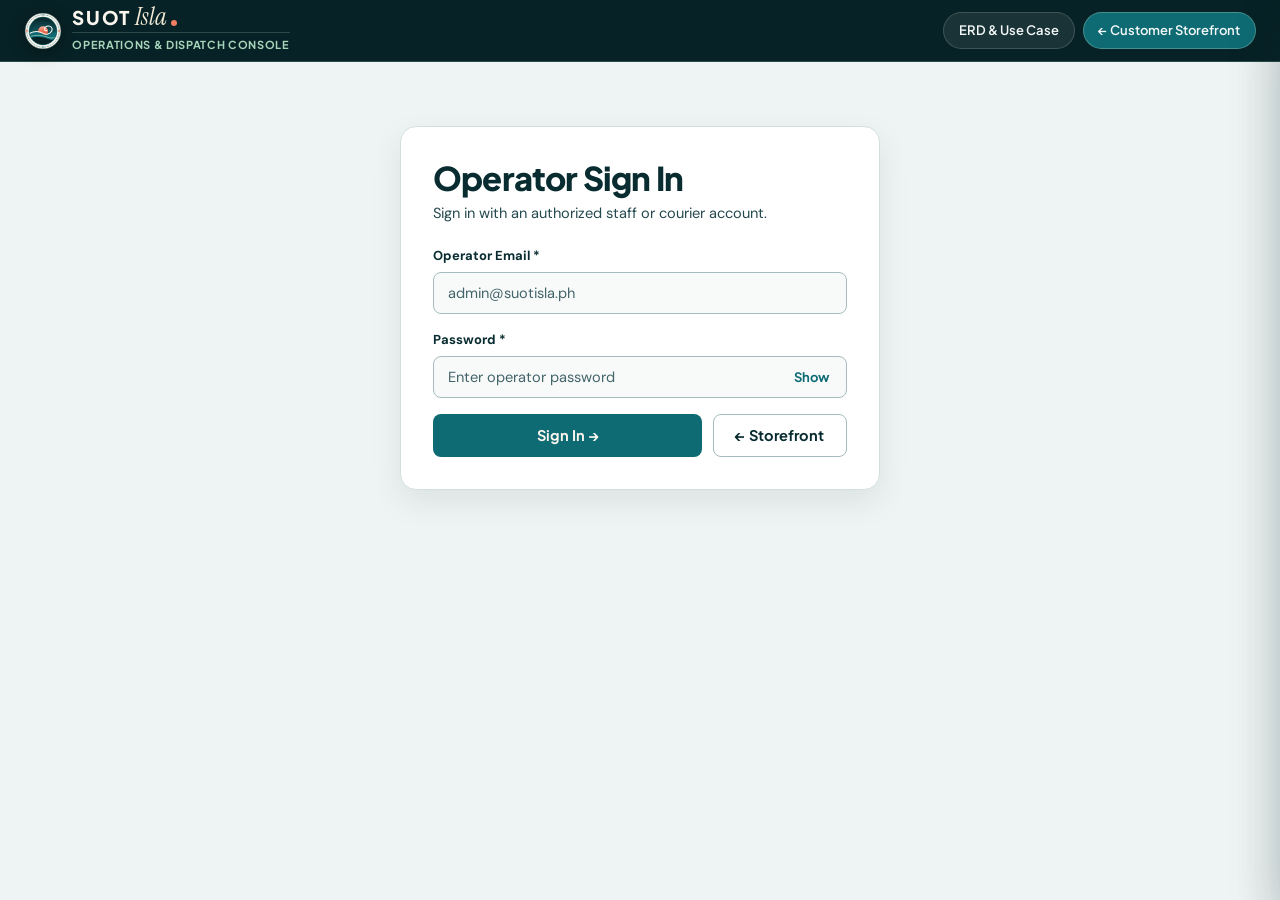
<file: admin.html>
<!DOCTYPE html>
<html lang="en">
<head>
  <meta charset="UTF-8" />
  <meta name="viewport" content="width=device-width, initial-scale=1.0" />
  <title>Admin, Staff &amp; Courier Operations Portal — Suot Isla</title>
  <link rel="icon" type="image/svg+xml" href="assets/images/logo-stamp.svg?v=37679de-r1" />
  <link rel="stylesheet" href="assets/css/tokens.css?v=37679de-r1" />
  <link rel="stylesheet" href="assets/css/base.css?v=78a454d-r2" />
  <link rel="stylesheet" href="assets/css/storefront.css?v=78a454d-r2" />
  <link rel="stylesheet" href="assets/css/admin.css?v=78a454d-r2" />
  <link rel="stylesheet" href="assets/css/live-shop.css?v=dispatch-r1" />
  <style>
    [data-operator-orders] .data-table th,
    [data-operator-orders] .data-table td {
      white-space: normal;
      overflow-wrap: anywhere;
    }

    [data-operator-orders] .data-table td {
      vertical-align: top;
    }

    [data-operator-orders] .live-form {
      display: grid;
    }

    [data-operator-orders] .live-form label,
    [data-operator-orders] .live-form .suot-select-wrap {
      min-width: 0;
    }

    @media (min-width: 769px) {
      [data-operator-orders] .data-table {
        table-layout: fixed;
      }

      [data-operator-orders] .data-table th,
      [data-operator-orders] .data-table td {
        padding-inline: clamp(.35rem, .75vw, .85rem);
      }

      [data-operator-orders] .data-table th:nth-child(2),
      [data-operator-orders] .data-table th:nth-child(3) {
        width: 16%;
      }

      [data-operator-orders] .data-table th:last-child {
        width: 23%;
      }
    }
  </style>
</head>
<body class="admin-portal">
  <!-- Dedicated Back-Office Operations Top Bar (Distinct from Customer Storefront) -->
  <header class="admin-topbar">
    <div class="admin-topbar-left">
      <a href="admin.html" class="admin-brand">
        <img src="assets/images/logo-stamp.svg?v=37679de-r1" alt="Suot Isla Stamp" class="admin-brand-stamp" />
        <div class="admin-brand-wordmark">
          <div class="admin-brand-title-row">
            <span class="admin-brand-name">SUOT</span>
            <span class="admin-brand-serif">Isla</span>
            <span class="admin-brand-dot" aria-hidden="true"></span>
          </div>
          <span class="admin-brand-env">OPERATIONS &amp; DISPATCH CONSOLE</span>
        </div>
      </a>
      <span class="pill pill-delivery" id="topbar-role-badge" hidden></span>
    </div>

    <div class="admin-topbar-actions">
      <button type="button" class="admin-top-btn" id="admin-open-emails-btn" hidden><span>Email Outbox</span><span class="badge-count" id="admin-email-count">0</span></button>
      <a href="diagrams.html" class="admin-top-btn">ERD &amp; Use Case</a>
      <button type="button" class="admin-top-btn" id="admin-signout-btn" hidden>Sign Out</button>
      <a href="index.html" class="admin-top-btn admin-top-btn-accent">← Customer Storefront</a>
    </div>
  </header>

  <div class="admin-shell">
    <aside class="admin-sidebar" aria-label="Operations navigation" hidden><div class="role-switcher-card"><label for="console-role-label">Operator Permission</label><output id="console-role-label" class="form-input operator-role"></output><div id="console-role-desc"></div></div><nav class="admin-nav"><a class="admin-tab-btn" href="admin.html?tab=report" data-admin-roles="admin,staff" data-console-tab="report" hidden><span class="admin-tab-label">
            <svg class="admin-tab-icon" viewBox="0 0 24 24" fill="none" stroke="currentColor" stroke-width="2" aria-hidden="true"><path d="M3 3v18h18"/><path d="M18 9l-5 5-4-4-3 3"/></svg>
            <span>Store Analytics</span>
          </span><span class="pill pill-delivery">Live</span></a>
<a class="admin-tab-btn" href="admin.html?tab=products" data-admin-roles="admin,staff" data-console-tab="products" hidden><span class="admin-tab-label">
            <svg class="admin-tab-icon" viewBox="0 0 24 24" fill="none" stroke="currentColor" stroke-width="2" aria-hidden="true"><path d="M21 16V8a2 2 0 0 0-1-1.73l-7-4a2 2 0 0 0-2 0l-7 4A2 2 0 0 0 3 8v8a2 2 0 0 0 1 1.73l7 4a2 2 0 0 0 2 0l7-4A2 2 0 0 0 21 16z"/></svg>
            <span>Catalog &amp; Inventory</span>
          </span><span class="mono" id="nav-prod-count"></span></a>
<a class="admin-tab-btn" href="admin.html?tab=orders" data-admin-roles="admin,staff,courier" data-console-tab="orders" hidden><span class="admin-tab-label">
            <svg class="admin-tab-icon" viewBox="0 0 24 24" fill="none" stroke="currentColor" stroke-width="2" aria-hidden="true"><rect x="3" y="4" width="18" height="16" rx="2"/><path d="M7 8h10M7 12h6"/></svg>
            <span>Order Fulfillment</span>
          </span><span class="mono" id="nav-order-count"></span></a>
<a class="admin-tab-btn" href="admin.html?tab=dispatch" data-admin-roles="admin,staff,courier" data-console-tab="dispatch" hidden><span class="admin-tab-label">
            <svg class="admin-tab-icon" viewBox="0 0 24 24" fill="none" stroke="currentColor" stroke-width="2" aria-hidden="true"><rect x="1" y="3" width="15" height="13" rx="1"/><path d="M16 8h4l3 3v5h-7V8z"/><circle cx="5.5" cy="18.5" r="2.5"/><circle cx="18.5" cy="18.5" r="2.5"/></svg>
            <span>Courier Dispatch</span>
          </span><span class="pill pill-lagoon">Courier</span></a>
<a class="admin-tab-btn" href="admin.html?tab=returns" data-admin-roles="admin,staff" data-console-tab="returns" hidden><span class="admin-tab-label">
            <svg class="admin-tab-icon" viewBox="0 0 24 24" fill="none" stroke="currentColor" stroke-width="2" aria-hidden="true"><path d="M9 14L4 9l5-5"/><path d="M4 9h10.5a5.5 5.5 0 0 1 0 11H11"/></svg>
            <span>Returns &amp; Refunds</span>
          </span><span class="badge-count" id="nav-return-count"></span></a>
<a class="admin-tab-btn" href="admin.html?tab=team" data-admin-roles="admin" data-console-tab="team" hidden><span class="admin-tab-label">
            <svg class="admin-tab-icon" viewBox="0 0 24 24" fill="none" stroke="currentColor" stroke-width="2" aria-hidden="true"><path d="M17 21v-2a4 4 0 0 0-4-4H5a4 4 0 0 0-4 4v2"/><circle cx="9" cy="7" r="4"/><path d="M23 21v-2a4 4 0 0 0-3-3.87"/><path d="M16 3.13a4 4 0 0 1 0 7.75"/></svg>
            <span>Team &amp; Customers</span>
          </span><span class="mono">RBAC</span></a></nav>
      <div class="operator-sync-note">
        <strong>Live Manila Hub Sync</strong>
        Order, stock, and refund updates appear in the operations console and customer order history.
      </div>
    </aside>
    <main class="admin-main" id="admin-workspace-mount"><p class="live-status" data-shop-status role="status"></p><div data-shop-page="admin" aria-busy="true"><p>Loading…</p></div><template id="operator-login"><section class="admin-gate-card" id="admin-auth-gate"><h2>Operator Sign In</h2><p class="admin-gate-sub">Sign in with an authorized staff or courier account.</p>          <form id="admin-login-form">
            <div class="form-group">
              <label class="form-label" for="admin-login-email">Operator Email *</label>
              <input type="email" id="admin-login-email" name="email" class="form-input" required autocomplete="email" placeholder="admin@suotisla.ph" />
            </div>

            <div class="form-group">
              <label class="form-label" for="admin-login-password">Password *</label>
              <div class="admin-pass-wrap">
                <input type="password" id="admin-login-password" name="password" class="form-input" required autocomplete="current-password" placeholder="Enter operator password" />
                <button type="button" class="admin-pass-toggle" id="admin-pass-toggle" aria-label="Show password">Show</button>
              </div>
            </div>

            <div id="admin-login-alert" role="alert" style="display:none;margin-bottom:var(--space-4);padding:0.65rem 0.85rem;border-radius:var(--radius-sm);background:rgba(242,125,99,0.14);border:1px solid var(--color-coral);color:#9f3217;font-size:0.8rem;font-weight:600;"></div>

            <div style="display:flex;gap:0.65rem;flex-wrap:wrap;align-items:center;">
              <button type="submit" class="btn btn-primary" style="flex:1;white-space:nowrap;">
                Sign In →
              </button>
              <a href="index.html" class="btn btn-outline" style="white-space:nowrap;">← Storefront</a>
            </div>
          </form></section></template></main>
  </div>
  <dialog class="modal-dialog admin-modal-sm operator-native-dialog" id="operator-refund-dialog" aria-labelledby="operator-refund-title">
    <div class="modal-header admin-confirm-header">
      <div><p class="mono">Stage 2 · Payout Confirmation</p><h3 id="operator-refund-title">Verify Refund Transaction</h3></div>
      <button type="button" class="btn btn-ghost btn-sm" onclick="this.closest('dialog').close()" aria-label="Close refund dialog">✕</button>
    </div>
    <form class="modal-body">
      <div class="admin-confirm-summary"></div>
      <div class="operator-fields">
        <label>Payout Channel <select name="refund_channel" class="form-select" required><option value="GCash">GCash</option><option value="Cash">Cash</option></select></label>
        <label>Transaction Reference # <input name="refund_reference" class="form-input" minlength="6" maxlength="80" required></label>
      </div>
      <label><input type="checkbox" required> I verified that the payout was sent.</label>
      <p role="alert" class="live-status"></p>
      <div class="admin-confirm-footer">
        <button type="button" class="btn btn-outline btn-pill" onclick="this.closest('dialog').close()">Cancel</button>
        <button type="submit" class="btn btn-primary btn-pill">Verify &amp; Record Refund</button>
      </div>
    </form>
  </dialog>
  <dialog class="modal-dialog live-admin-confirm" id="operations-confirm" aria-labelledby="operations-confirm-title">
    <form method="dialog">
      <div class="modal-header admin-confirm-header">
        <h2 id="operations-confirm-title">Confirm action</h2>
      </div>
      <div class="modal-body"><p id="operations-confirm-message"></p></div>
      <div class="admin-confirm-footer">
        <div class="admin-confirm-actions">
          <button class="btn btn-outline btn-pill" value="cancel" autofocus>Go back</button>
          <button class="btn btn-coral btn-pill" value="confirm">Confirm</button>
        </div>
      </div>
    </form>
  </dialog>
  <script src="assets/js/data.js?v=37679de-r1"></script>
  <script src="assets/js/store.js?v=78a454d-r2"></script>
  <script src="assets/js/components.js?v=37679de-r7"></script>
  <script src="assets/js/live-shop.js?v=dispatch-r1"></script>
</body>
</html>
</file>
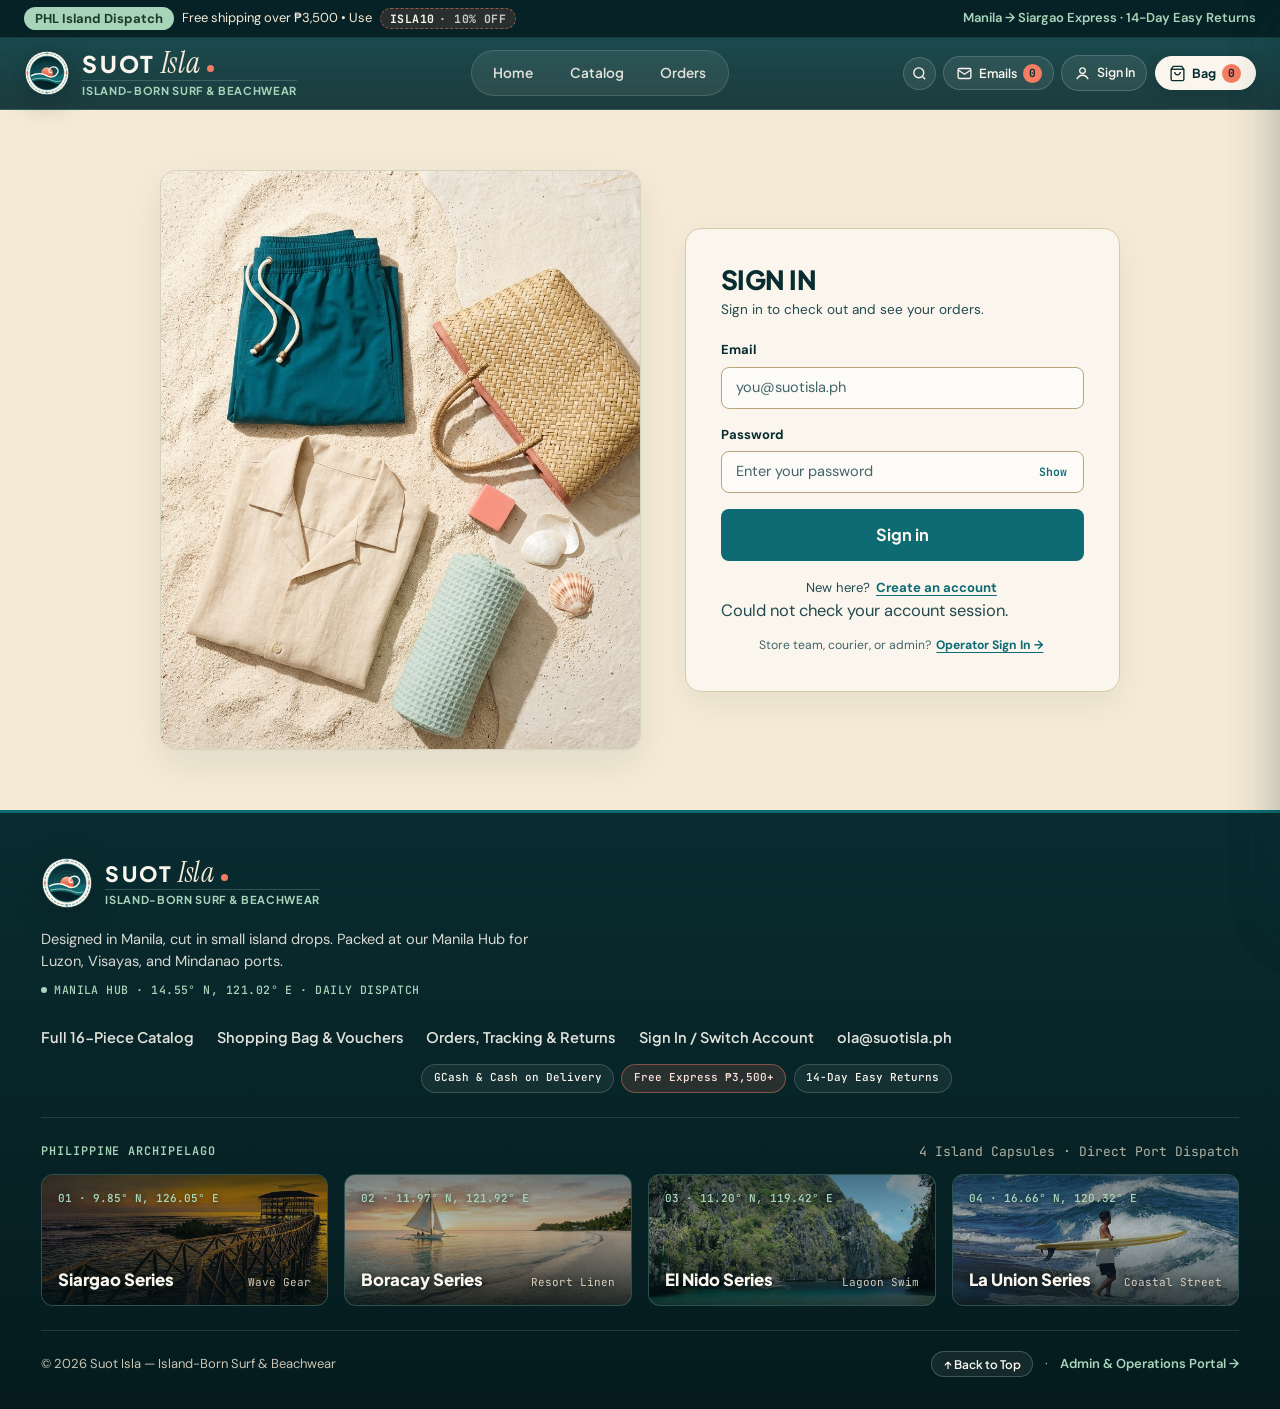
<file: auth.html>
<!DOCTYPE html>
<html lang="en">
<head>
  <meta charset="UTF-8" />
  <meta name="viewport" content="width=device-width, initial-scale=1.0" />
  <title>Island Club Sign In — Suot Isla</title>
  <link rel="icon" type="image/svg+xml" href="assets/images/logo-stamp.svg?v=37679de-r1" />
  <link rel="stylesheet" href="assets/css/tokens.css?v=37679de-r1" />
  <link rel="stylesheet" href="assets/css/base.css?v=78a454d-r2" />
  <link rel="stylesheet" href="assets/css/storefront.css?v=78a454d-r2" />
  <link rel="stylesheet" href="assets/css/account-auth.css?v=37679de-r1" />
</head>
<body>
  <div id="site-header-mount"></div>

  <main class="container">
    <div id="auth-redirect-notice" style="display:none;max-width:960px;margin:var(--space-5) auto 0;padding:0.85rem 1.1rem;border-radius:12px;background:rgba(14,107,116,0.09);border:1px solid rgba(14,107,116,0.28);color:var(--color-lagoon-ink);font-size:var(--text-sm);font-weight:600;"></div>
    <div class="auth-showcase-wrap">
      <!-- Left Editorial Island Visual -->
      <div class="auth-editorial-frame">
        <img
          src="assets/images/auth-editorial-flatlay.jpg?v=37679de-r1"
          alt="Sunlit coastal flat-lay featuring Suot Isla lagoon teal boardshorts, warm sand linen shirt, woven buri tote, seafoam waffle towel, and seashells"
          loading="eager"
        />
      </div>

      <!-- Focused Sign In / Create Account Card -->
      <section class="auth-card-shell" aria-label="Customer Sign In and Registration">
        <div id="auth-session" class="auth-signedin-bar" hidden>
          <p id="active-session-box"></p>
          <a id="account-continue" class="btn btn-primary btn-sm" href="account.html">Continue</a>
          <button id="account-sign-out" class="btn btn-outline btn-sm" type="button">Sign out</button>
        </div>

        <!-- Sign In Form -->
        <form id="login-form" class="auth-form-stage" action="api/auth-login.php" method="POST">
          <h1 class="auth-card-title">SIGN IN</h1>
          <p class="auth-card-sub">
            Sign in to check out and see your orders.
          </p>

          <div class="form-group">
            <label class="form-label" for="login-email">Email</label>
            <input type="email" id="login-email" name="email" class="form-input" required autocomplete="email" placeholder="you@suotisla.ph" />
          </div>

          <div class="form-group">
            <label class="form-label" for="login-password">Password</label>
            <div class="auth-pass-wrap">
              <input type="password" id="login-password" name="password" class="form-input" required autocomplete="current-password" placeholder="Enter your password" />
              <button type="button" class="auth-pass-toggle" data-toggle-pass="login-password" aria-label="Show password">Show</button>
            </div>
          </div>

          <div id="login-auth-alert" role="alert" style="display:none;margin-bottom:var(--space-4);padding:0.65rem 0.85rem;border-radius:var(--radius-sm);background:var(--color-coral-surface);border:1px solid rgba(242,125,99,0.55);color:var(--color-coral-deep);font-size:0.8rem;font-weight:600;"></div>
          <button type="submit" class="btn btn-primary btn-block btn-lg">
            Sign in
          </button>

          <p class="auth-switch-copy">
            New here?
            <button type="button" class="auth-inline-link" id="switch-to-register-btn">Create an account</button>
          </p>
        </form>

        <!-- Create Customer Account Form -->
        <form id="register-form" class="auth-form-stage" action="api/auth-register.php" method="POST" style="display:none;">
          <h1 class="auth-card-title">CREATE ACCOUNT</h1>
          <p class="auth-card-sub">
            Save Philippine delivery ports and track your island orders.
          </p>

          <div class="form-group">
            <label class="form-label" for="reg-name">Full Name</label>
            <input type="text" id="reg-name" name="full_name" class="form-input" required autocomplete="name" placeholder="e.g. Bianca Dela Cruz" />
          </div>

          <div class="form-row">
            <div class="form-group">
              <label class="form-label" for="reg-email">Email</label>
              <input type="email" id="reg-email" name="email" class="form-input" required autocomplete="email" placeholder="bianca@suotisla.ph" />
            </div>
            <div class="form-group">
              <label class="form-label" for="reg-phone">Mobile Number</label>
              <input
                type="tel"
                id="reg-phone"
                name="phone"
                class="form-input tabular"
                required
                maxlength="11"
                minlength="11"
                inputmode="numeric"
                pattern="09[0-9]{9}"
                autocomplete="tel-national"
                placeholder="09171234567"
              />
              <span class="phone-digit-hint" id="reg-phone-hint">11 digits · PH format 09XXXXXXXXX</span>
            </div>
          </div>

          <div class="form-group">
            <label class="form-label" for="reg-password">Password (min. 8 characters)</label>
            <div class="auth-pass-wrap">
              <input type="password" id="reg-password" name="password" class="form-input" minlength="8" required autocomplete="new-password" placeholder="At least 8 characters" />
              <button type="button" class="auth-pass-toggle" data-toggle-pass="reg-password" aria-label="Show password">Show</button>
            </div>
            <span class="form-hint" id="reg-pass-hint">Enter at least 8 characters.</span>
          </div>

          <div id="register-auth-alert" role="alert" style="display:none;margin-bottom:var(--space-4);padding:0.65rem 0.85rem;border-radius:var(--radius-sm);background:var(--color-coral-surface);border:1px solid rgba(242,125,99,0.55);color:var(--color-coral-deep);font-size:0.8rem;font-weight:600;"></div>
          <button type="submit" class="btn btn-primary btn-block btn-lg">
            Create account
          </button>

          <p class="auth-switch-copy">
            Already have an account?
            <button type="button" class="auth-inline-link" id="switch-to-login-btn">Sign in</button>
          </p>
        </form>

        <p id="account-message" role="status"></p>

        <p class="auth-switch-copy" style="margin-top:var(--space-3);font-size:0.76rem;color:var(--text-muted);">
          Store team, courier, or admin?
          <a href="admin.html" class="auth-inline-link">Operator Sign In →</a>
        </p>
      </section>
    </div>
  </main>

  <div id="site-footer-mount"></div>

  <script src="assets/js/data.js?v=37679de-r1"></script>
  <script src="assets/js/store.js?v=78a454d-r2"></script>
  <script src="assets/js/components.js?v=37679de-r7"></script>
  <script src="assets/js/ocean-overdrive.js?v=37679de-r1"></script>
  <script src="assets/js/account-auth.js?v=37679de-r1"></script>
</body>
</html>
</file>
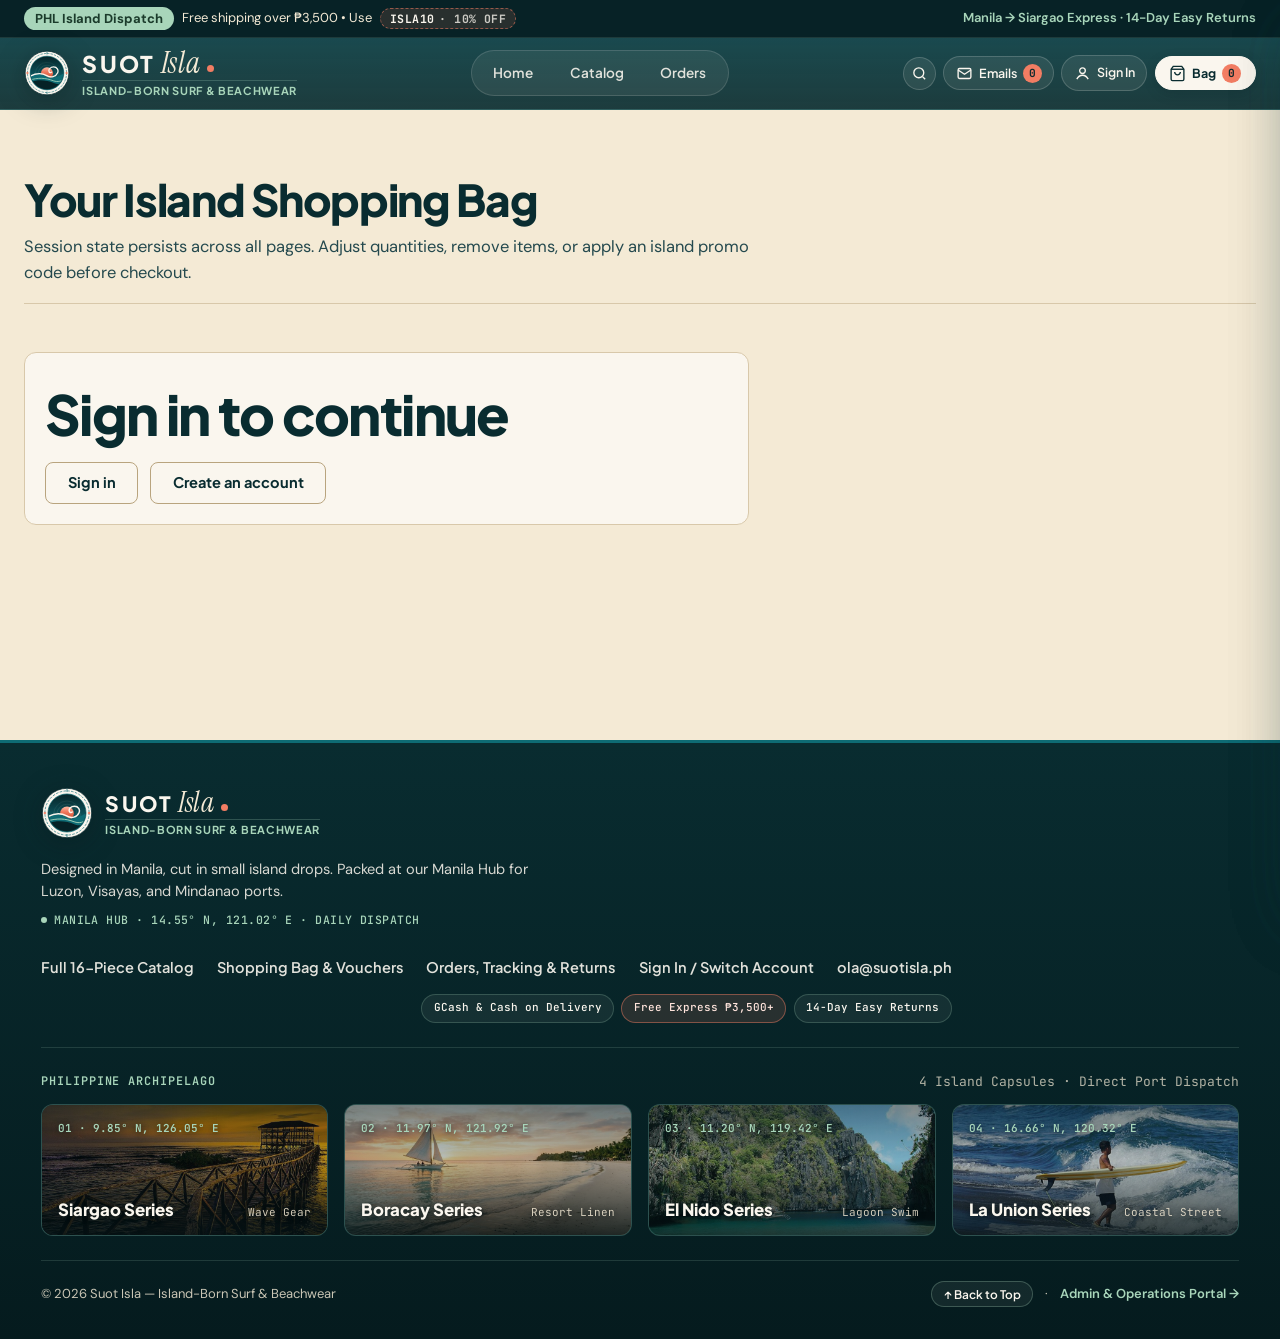
<file: cart.html>
<!DOCTYPE html>
<html lang="en">
<head>
  <meta charset="UTF-8" />
  <meta name="viewport" content="width=device-width, initial-scale=1.0" />
  <title>Shopping Bag &amp; Totals — Suot Isla</title>
  <link rel="icon" type="image/svg+xml" href="assets/images/logo-stamp.svg?v=37679de-r1" />
  <link rel="stylesheet" href="assets/css/tokens.css?v=37679de-r1" />
  <link rel="stylesheet" href="assets/css/base.css?v=78a454d-r2" />
  <link rel="stylesheet" href="assets/css/storefront.css?v=78a454d-r2" />
  <link rel="stylesheet" href="assets/css/live-shop.css?v=stock-recovery-r1" />
</head>
<body>
  <div id="site-header-mount"></div>
  <main>
<div class="container live-main">
    <div style="padding-top:var(--space-8);padding-bottom:var(--space-4);border-bottom:1px solid var(--border-subtle);">
      <h1 style="font-size:var(--text-3xl);margin-bottom:var(--space-2);">Your Island Shopping Bag</h1>
      <p>Session state persists across all pages. Adjust quantities, remove items, or apply an island promo code before checkout.</p>
    </div><div class="live-status" data-shop-status role="status"></div><div class="split-checkout-grid" id="cart-page-mount" data-shop-page="cart" aria-busy="true"><p>Loading…</p></div></div>
  </main>
  <div id="site-footer-mount"></div>
  <script src="assets/js/data.js?v=37679de-r1"></script>
  <script src="assets/js/store.js?v=78a454d-r2"></script>
  <script src="assets/js/components.js?v=37679de-r7"></script>
  <script src="assets/js/ocean-overdrive.js?v=37679de-r1"></script>
  <script src="assets/js/live-shop.js?v=stock-recovery-r1"></script>
</body>
</html>
</file>
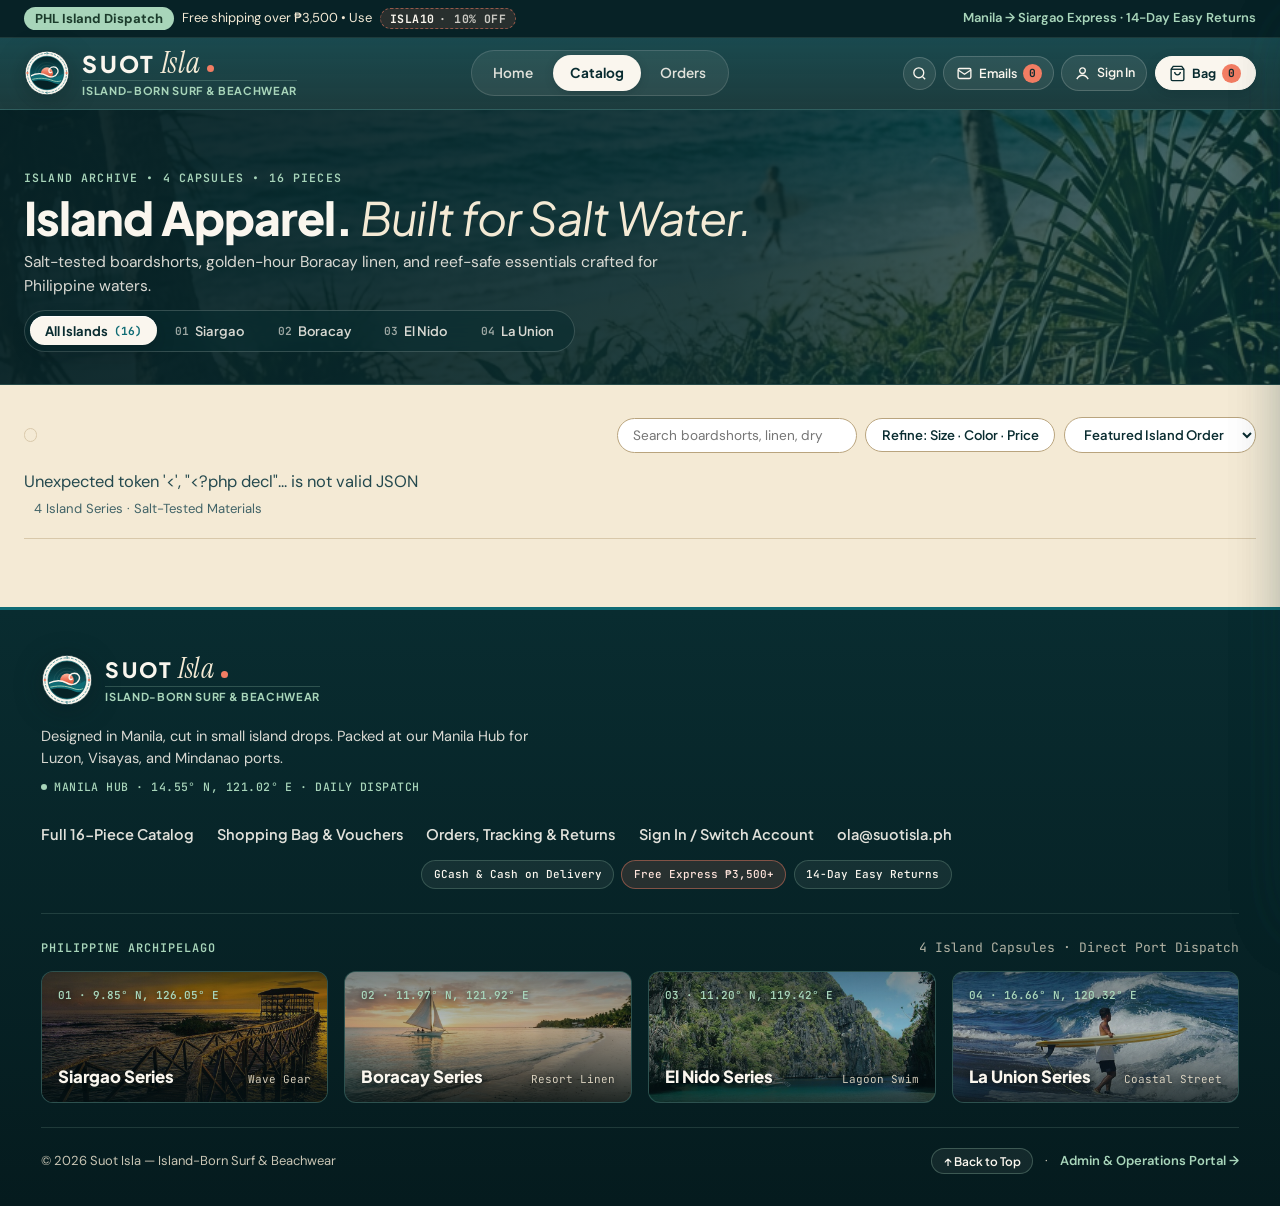
<file: catalog.html>
<!DOCTYPE html>
<html lang="en">
<head>
  <meta charset="UTF-8" />
  <meta name="viewport" content="width=device-width, initial-scale=1.0" />
  <title>Collection &amp; Catalog — Suot Isla</title>
  <link rel="icon" type="image/svg+xml" href="assets/images/logo-stamp.svg?v=37679de-r1" />
  <link rel="stylesheet" href="assets/css/tokens.css?v=37679de-r1" />
  <link rel="stylesheet" href="assets/css/base.css?v=78a454d-r2" />
  <link rel="stylesheet" href="assets/css/storefront.css?v=78a454d-r2" />
</head>
<body>
  <div id="site-header-mount"></div>

  <main>
    <!-- Atmospheric Coastal Lookbook Hero + Frosted Island Filter Dock -->
    <section class="catalog-hero" aria-label="Suot Isla Collection Header">
      <img
        src="assets/images/hero-surf.jpg"
        alt="Suot Isla coastal surf &amp; resort apparel capsule"
        class="catalog-hero-bg"
        id="catalog-hero-img"
      />
      <div class="catalog-hero-scrim" aria-hidden="true"></div>

      <div class="container catalog-hero-content">
        <div class="catalog-hero-top">
          <div>
            <span class="catalog-hero-eyebrow" id="catalog-hero-eyebrow">
              ISLAND ARCHIVE • 4 CAPSULES • 16 PIECES
            </span>
            <h1 class="catalog-hero-title" id="catalog-hero-title">
              Island Apparel. <em>Built for Salt Water.</em>
            </h1>
            <p class="catalog-hero-desc" id="catalog-hero-desc">
              Salt-tested boardshorts, golden-hour Boracay linen, and reef-safe essentials crafted for Philippine waters.
            </p>
          </div>
        </div>

        <div class="catalog-hero-dock" id="series-quick-tabs" role="tablist" aria-label="Filter by Philippine Island Series">
          <button type="button" class="catalog-dock-tab active" data-quick-series="all" role="tab">
            <span>All Islands</span>
            <span class="catalog-dock-num">(16)</span>
          </button>
          <button type="button" class="catalog-dock-tab" data-quick-series="Siargao" role="tab">
            <span class="catalog-dock-num">01</span>
            <span>Siargao</span>
          </button>
          <button type="button" class="catalog-dock-tab" data-quick-series="Boracay" role="tab">
            <span class="catalog-dock-num">02</span>
            <span>Boracay</span>
          </button>
          <button type="button" class="catalog-dock-tab" data-quick-series="El Nido" role="tab">
            <span class="catalog-dock-num">03</span>
            <span>El Nido</span>
          </button>
          <button type="button" class="catalog-dock-tab" data-quick-series="La Union" role="tab">
            <span class="catalog-dock-num">04</span>
            <span>La Union</span>
          </button>
        </div>
      </div>
    </section>

    <!-- Full-Width Editorial Filter Dock + Balanced 4-Column Showcase Grid -->
    <section class="container catalog-showcase-main" aria-label="Product Catalog Showcase">
      <div class="catalog-control-bar">
        <div class="featured-filter-dock" id="catalog-category-dock" role="tablist" aria-label="Filter by Category"></div>

        <div class="catalog-control-right">
          <input
            type="search"
            name="q"
            id="filter-search"
            class="catalog-search-pill"
            placeholder="Search boardshorts, linen, dry bag..."
            aria-label="Search products"
          />

          <button
            type="button"
            class="catalog-refine-btn"
            id="toggle-refine-tray"
            aria-expanded="false"
            aria-controls="catalog-refine-tray"
          >
            <span>Refine: Size · Color · Price</span>
            <span class="badge-count" id="refine-active-badge" style="display:none;min-width:18px;height:18px;">0</span>
          </button>

          <select id="catalog-sort" name="sort" class="catalog-sort-pill" aria-label="Sort products">
            <option value="featured">Featured Island Order</option>
            <option value="bestselling">Best Selling First</option>
            <option value="price-asc">Price: Low to High</option>
            <option value="price-desc">Price: High to Low</option>
            <option value="name-asc">Name: A to Z</option>
          </select>
        </div>
      </div>

      <!-- Expandable Warm Sand Filter Tray -->
      <div class="catalog-refine-tray" id="catalog-refine-tray">
        <div class="catalog-refine-grid">
          <div>
            <div class="refine-col-head">
              <span class="refine-col-title">Size / Spec</span>
            </div>
            <div class="size-chip-grid" id="filter-size-grid"></div>
          </div>

          <div>
            <div class="refine-col-head">
              <span class="refine-col-title">Colorway</span>
              <span class="mono" id="color-filter-label" style="font-size:0.75rem;color:var(--text-secondary);">All Colorways</span>
            </div>
            <div class="color-filter-swatches" id="filter-color-swatches"></div>
          </div>

          <div>
            <div class="refine-col-head">
              <span class="refine-col-title">Max Price</span>
              <strong class="tabular" id="price-range-label" style="font-size:0.85rem;color:var(--color-lagoon-ink);">₱2,600</strong>
            </div>
            <input
              type="range"
              name="max_price"
              id="filter-price"
              min="750"
              max="2600"
              step="50"
              value="2600"
              style="width:100%;accent-color:var(--color-lagoon);"
            />
            <div style="display:flex;justify-content:space-between;align-items:center;margin-top:0.5rem;">
              <span id="catalog-price-limits" class="mono" style="font-size:0.72rem;color:var(--text-muted);">₱750 – ₱2,600</span>
              <button type="button" class="btn btn-outline btn-sm btn-pill" id="reset-filters-btn">Reset All</button>
            </div>
          </div>
        </div>
      </div>

      <!-- Live Count + Removable Active Filter Chips -->
      <p id="catalog-status" role="status"></p>
      <div class="catalog-results-meta">
        <div>
          <strong id="catalog-count-label" class="tabular" style="font-size:0.95rem;">Showing 16 of 16 pieces</strong>
          <span id="catalog-series-tagline" style="font-size:0.82rem;color:var(--text-muted);margin-left:0.65rem;">
            4 Island Series · Salt-Tested Materials
          </span>
        </div>

        <div class="active-filters-bar" id="active-filters-bar"></div>
      </div>

      <!-- Full-Width 4x4 Porcelain Showcase Grid -->
      <div class="product-grid" id="catalog-product-grid"></div>
    </section>
  </main>

  <div id="site-footer-mount"></div>

  <script src="assets/js/data.js?v=37679de-r1"></script>
  <script src="assets/js/store.js?v=78a454d-r2"></script>
  <script src="assets/js/components.js?v=37679de-r7"></script>
  <script src="assets/js/ocean-overdrive.js?v=37679de-r1"></script>
  <script src="assets/js/island-stock.js?v=37679de-r1"></script>
  <script src="assets/js/catalog-dispatch.js?v=37679de-r1"></script>
</body>
</html>
</file>
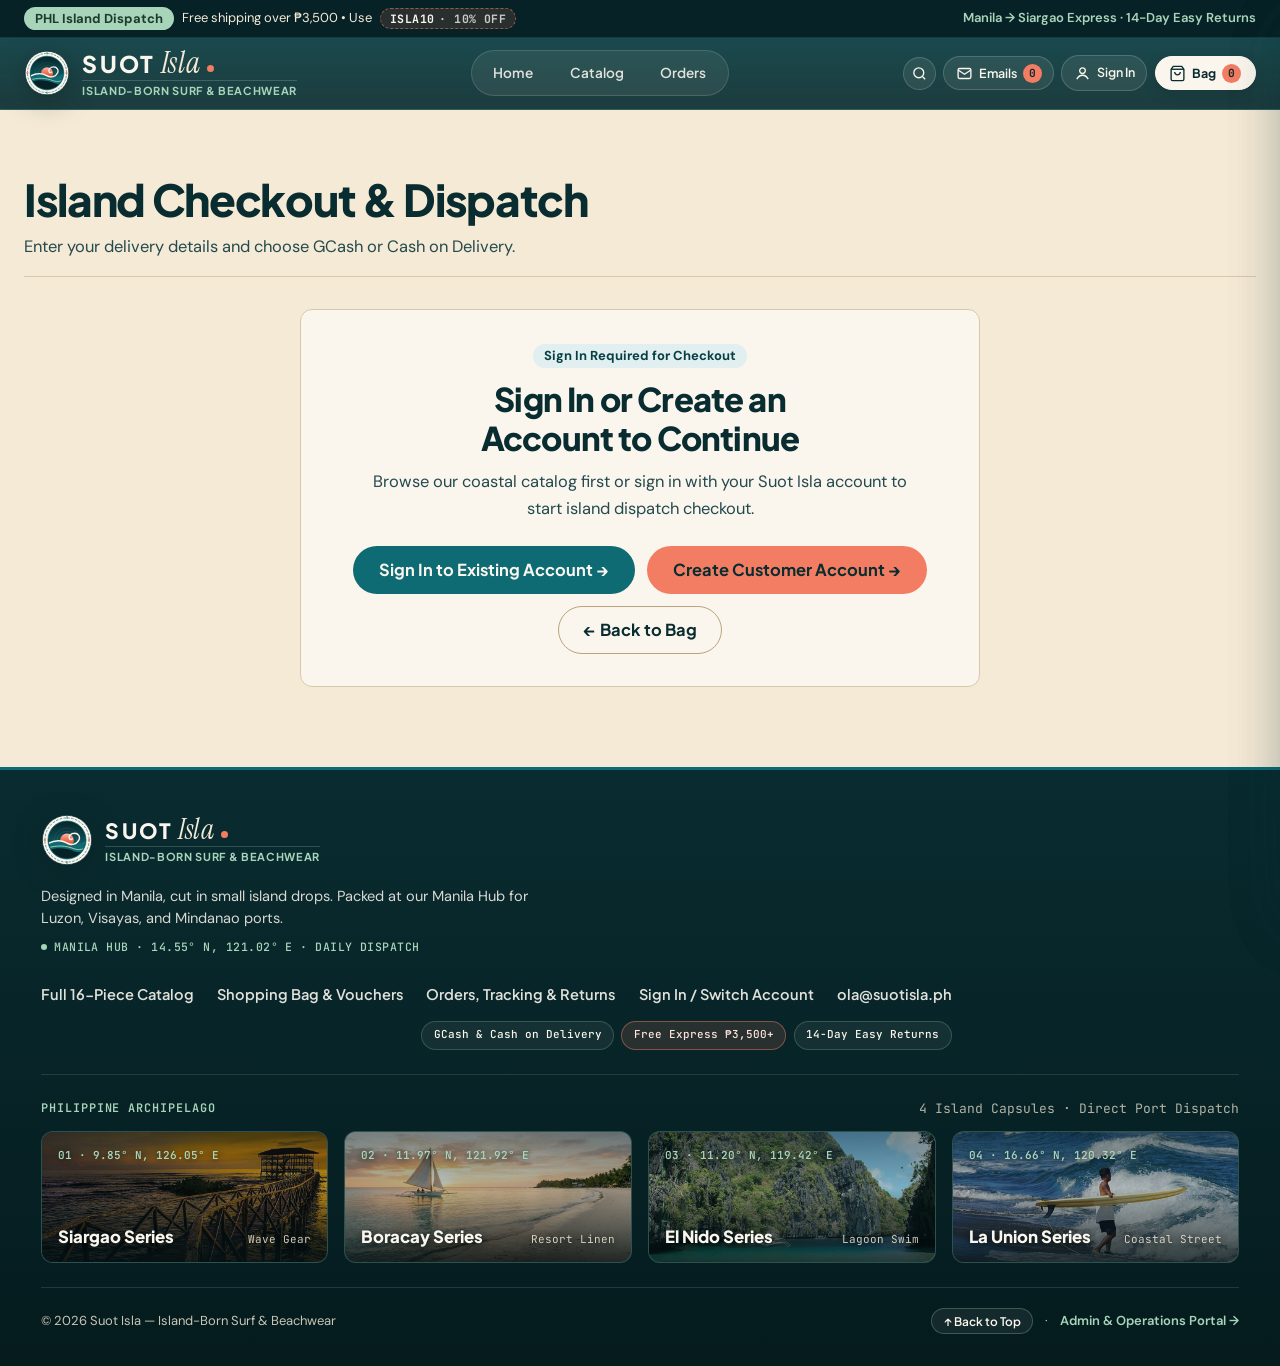
<file: checkout.html>
<!DOCTYPE html>
<html lang="en">
<head>
  <meta charset="UTF-8" />
  <meta name="viewport" content="width=device-width, initial-scale=1.0" />
  <title>Checkout &amp; Validation — Suot Isla</title>
  <link rel="icon" type="image/svg+xml" href="assets/images/logo-stamp.svg?v=37679de-r1" />
  <link rel="stylesheet" href="assets/css/tokens.css?v=37679de-r1" />
  <link rel="stylesheet" href="assets/css/base.css?v=78a454d-r2" />
  <link rel="stylesheet" href="assets/css/storefront.css?v=78a454d-r2" />
  <link rel="stylesheet" href="assets/css/live-shop.css?v=stock-recovery-r1" />
</head>
<body>
  <div id="site-header-mount"></div>
  <main>
<div class="container live-main">
    <div style="padding-top:var(--space-8);padding-bottom:var(--space-4);border-bottom:1px solid var(--border-subtle);">
      <h1 id="checkout-head-title" style="font-size:var(--text-3xl);margin-bottom:var(--space-2);">Island Checkout &amp; Dispatch</h1>
      <p id="checkout-head-desc">Enter your delivery details and choose GCash or Cash on Delivery.</p>
    </div><div class="live-status" data-shop-status role="status"></div><div id="checkout-mount" data-shop-page="checkout" aria-busy="true"><p>Loading…</p></div></div>
  <template id="checkout-layout"><form id="checkout-form" data-action="checkout" action="api/checkout.php" method="POST" class="surface-card">
        <div style="display:flex;align-items:center;justify-content:space-between;flex-wrap:wrap;gap:var(--space-2);margin-bottom:var(--space-4);">
          <h2 style="margin:0;font-size:var(--text-xl);">1. Customer Billing Details</h2>
          <span class="pill pill-delivery">✓ Stock &amp; Session Verified</span>
        </div>

        <div class="form-row">
          <div class="form-group">
            <label class="form-label" for="chk-fullname">Full Name *</label>
            <input type="text" id="chk-fullname" name="full_name" class="form-input" required placeholder="e.g. Bianca Dela Cruz" />
          </div>
          <div class="form-group">
            <label class="form-label" for="chk-email">Confirmation Email Address *</label>
            <input type="email" id="chk-email" name="email" readonly class="form-input" required placeholder="you@suotisla.ph" />
            <span class="form-hint">Order confirmation &amp; shipping emails will be sent here.</span>
          </div>
        </div>

        <div class="form-row">
          <div class="form-group">
            <label class="form-label" for="chk-phone">Mobile Number (Courier SMS) *</label>
            <input
              type="tel"
              id="chk-phone"
              name="phone"
              class="form-input tabular"
              required
              maxlength="11"
              minlength="11"
              inputmode="numeric"
              pattern="09[0-9]{9}"
              placeholder="09171234567"
            />
            <span class="phone-digit-hint" id="chk-phone-hint">11 digits · PH format 09XXXXXXXXX</span>
          </div>
          <div class="form-group">
            <label class="form-label" for="chk-preset-addr">Your Saved Philippine Addresses</label>
            <select id="chk-preset-addr" class="form-select"></select>
          </div>
        </div>

        <h2 style="font-size:var(--text-xl);margin-top:var(--space-6);margin-bottom:var(--space-3);">
          2. Shipping Address &amp; Validation
        </h2>

        <div class="form-group">
          <label class="form-label" for="chk-street">House / Unit No., Street Name *</label>
          <input type="text" id="chk-street" name="street_address" class="form-input" required placeholder="House / Unit No., Street or Highway" />
        </div>

        <div class="form-row">
          <div class="form-group">
            <label class="form-label" for="chk-barangay">Barangay *</label>
            <input type="text" id="chk-barangay" name="barangay" class="form-input" required placeholder="e.g. San Lorenzo" />
          </div>
          <div class="form-group">
            <label class="form-label" for="chk-city">City / Municipality *</label>
            <input type="text" id="chk-city" name="city" class="form-input" required placeholder="e.g. Makati City" />
          </div>
        </div>

        <div class="form-row">
          <div class="form-group">
            <label class="form-label" for="chk-province">Province / Island Region *</label>
            <input type="text" id="chk-province" name="province" class="form-input" required placeholder="e.g. Metro Manila" />
          </div>
          <div class="form-group">
            <label class="form-label" for="chk-postal">Postal / ZIP Code (4 Digits) *</label>
            <input type="text" id="chk-postal" name="postal_code" class="form-input mono" pattern="[0-9]{4}" maxlength="4" inputmode="numeric" required placeholder="1223" />
          </div>
        </div>

        <label class="form-label">Billing address if different from shipping<input name="billing_address" class="form-input" maxlength="500"></label>
        <h2 style="font-size:var(--text-xl);margin-top:var(--space-6);margin-bottom:var(--space-3);">
          3. Payment Method &amp; Confirmation
        </h2>

        <input type="hidden" name="payment_method" id="chk-payment-method" value="GCash" />

        <div class="payment-method-grid" id="payment-options-grid">
          <button type="button" class="payment-option active" data-pay-method="GCash">
            <span class="pill pill-lagoon">GCash</span>
            <span>GCash Express Wallet</span>
          </button>
          <button type="button" class="payment-option" data-pay-method="COD">
            <span class="pill pill-coral">COD</span>
            <span>Cash on Delivery</span>
          </button>
        </div>

        <div id="payment-details-box" style="background:var(--color-sand);padding:var(--space-4);border-radius:var(--radius-sm);margin-bottom:var(--space-6);">
          <div class="form-group" style="margin-bottom:0;">
            <label class="form-label" for="chk-pay-account" id="chk-pay-account-label">GCash Express Mobile Number *</label>
            <input type="tel" id="chk-pay-account" name="payer_mobile" pattern="09[0-9]{9}" class="form-input mono tabular" maxlength="11" inputmode="numeric" required placeholder="09171234567" />
            <span class="phone-digit-hint" id="chk-pay-account-hint">11 digits · Mock GCash payment for this class project.</span>
          </div>
        </div>

        <button type="submit" class="btn btn-primary btn-lg btn-block" id="checkout-submit-btn">
          Place order →
        </button>
      </form></template>
  </main>
  <div id="site-footer-mount"></div>
  <dialog id="checkout-payment-modal" class="gcash-pay-modal-card" aria-labelledby="chk-pay-modal-title">
      <div class="gcash-pay-banner" id="chk-pay-modal-banner">
        <div>
          <div class="mono" style="font-size:0.7rem;text-transform:uppercase;letter-spacing:0.08em;opacity:0.85;" id="chk-pay-modal-eyebrow">GCash Express Authorization</div>
          <h3 id="chk-pay-modal-title" style="margin:2px 0 0;color:#fff;font-size:var(--text-xl);">Confirm Payment</h3>
        </div>
        <button type="button" class="btn btn-ghost btn-sm" id="chk-pay-modal-close" style="color:#fff;border-color:rgba(255,255,255,0.28);" aria-label="Close payment modal">✕</button>
      </div>
      <div id="chk-pay-modal-body" style="padding:var(--space-5);"></div>
  </dialog>
  <script src="assets/js/data.js?v=37679de-r1"></script>
  <script src="assets/js/store.js?v=78a454d-r2"></script>
  <script src="assets/js/components.js?v=37679de-r7"></script>
  <script src="assets/js/ocean-overdrive.js?v=37679de-r1"></script>
  <script src="assets/js/live-shop.js?v=stock-recovery-r1"></script>
</body>
</html>
</file>
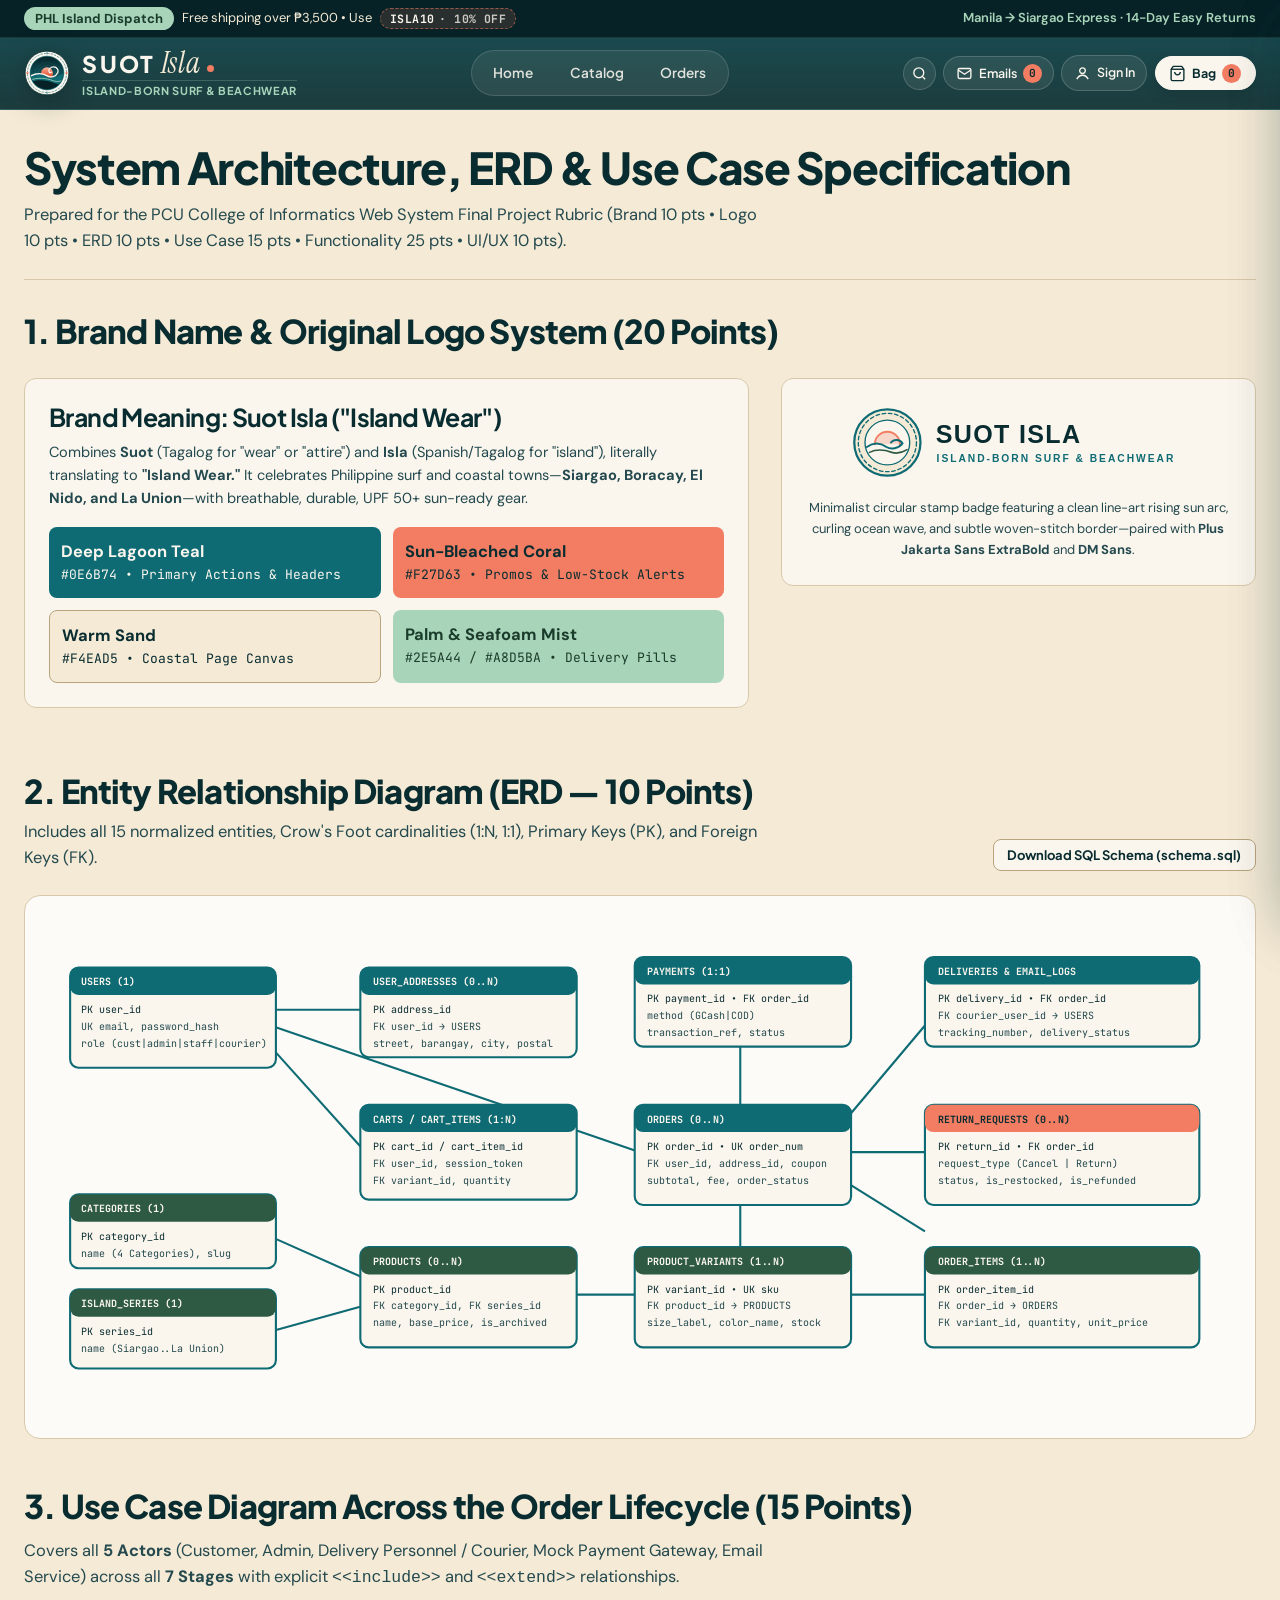
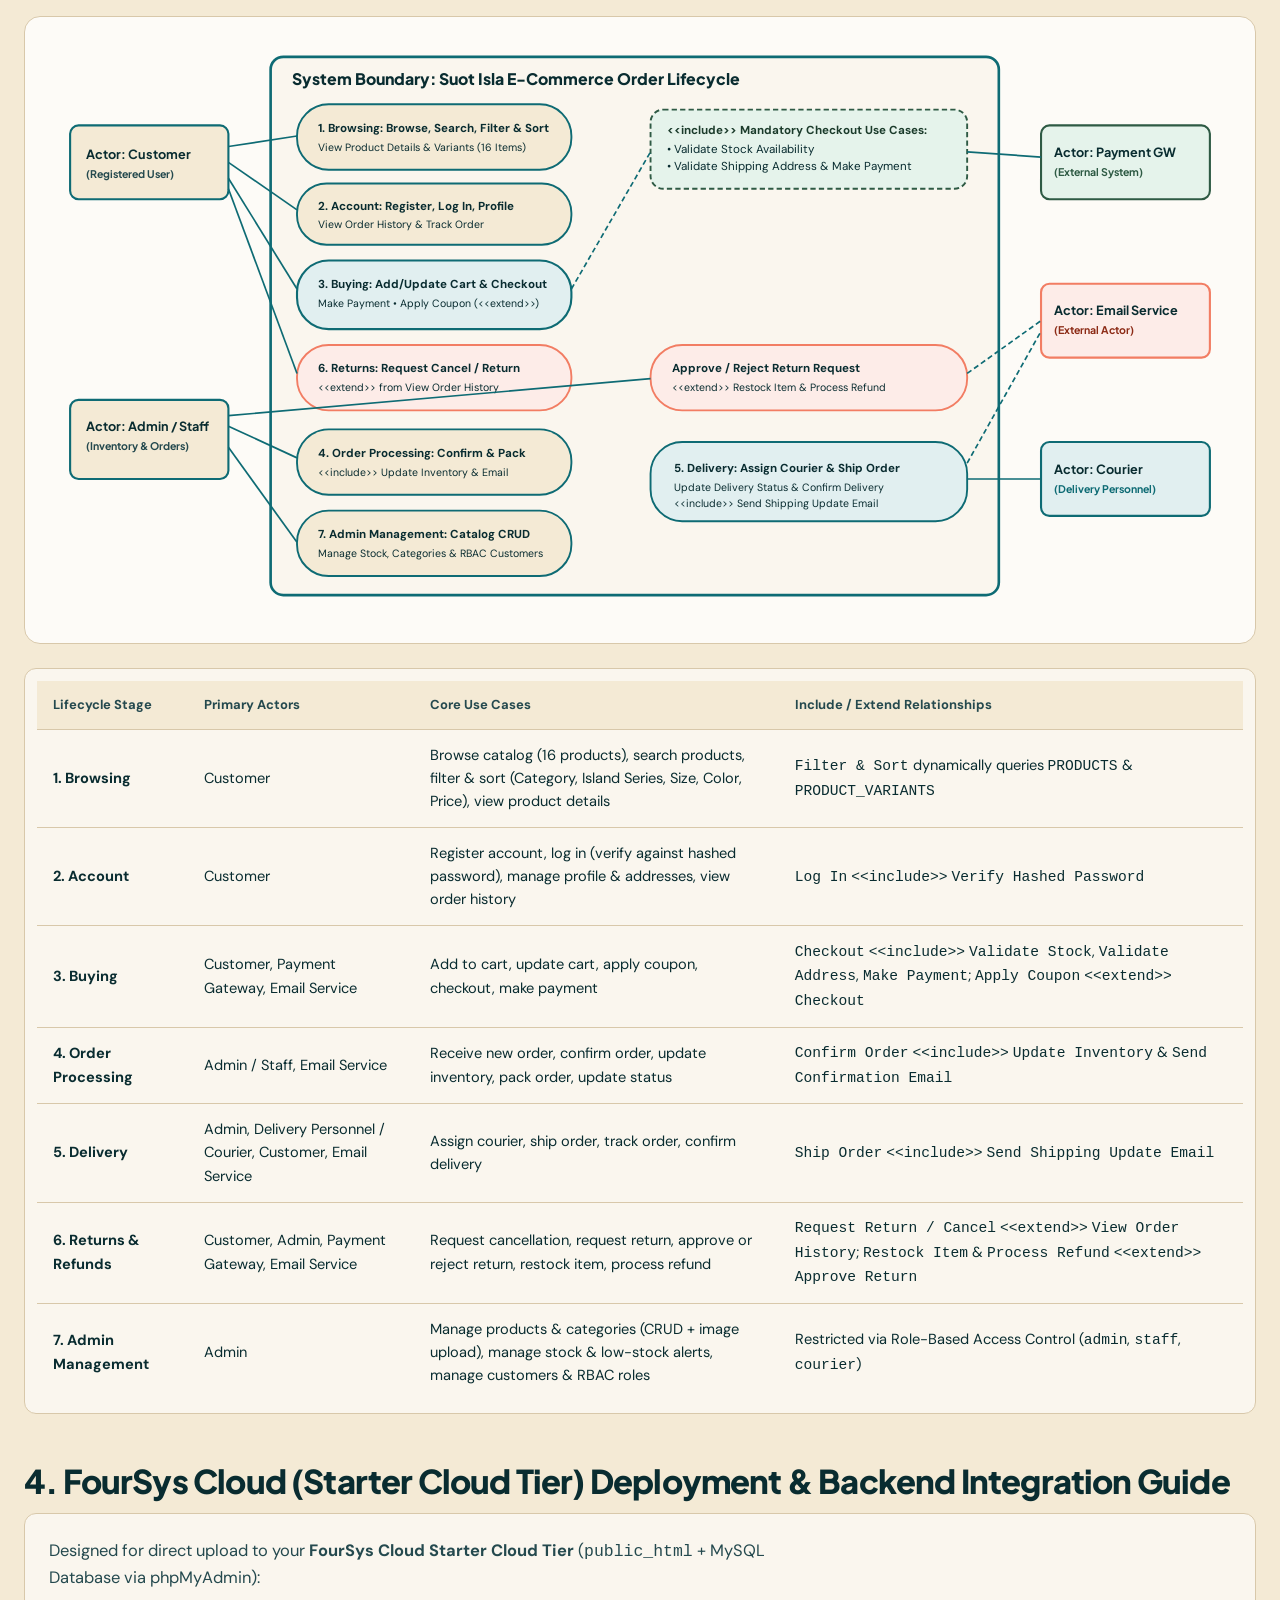
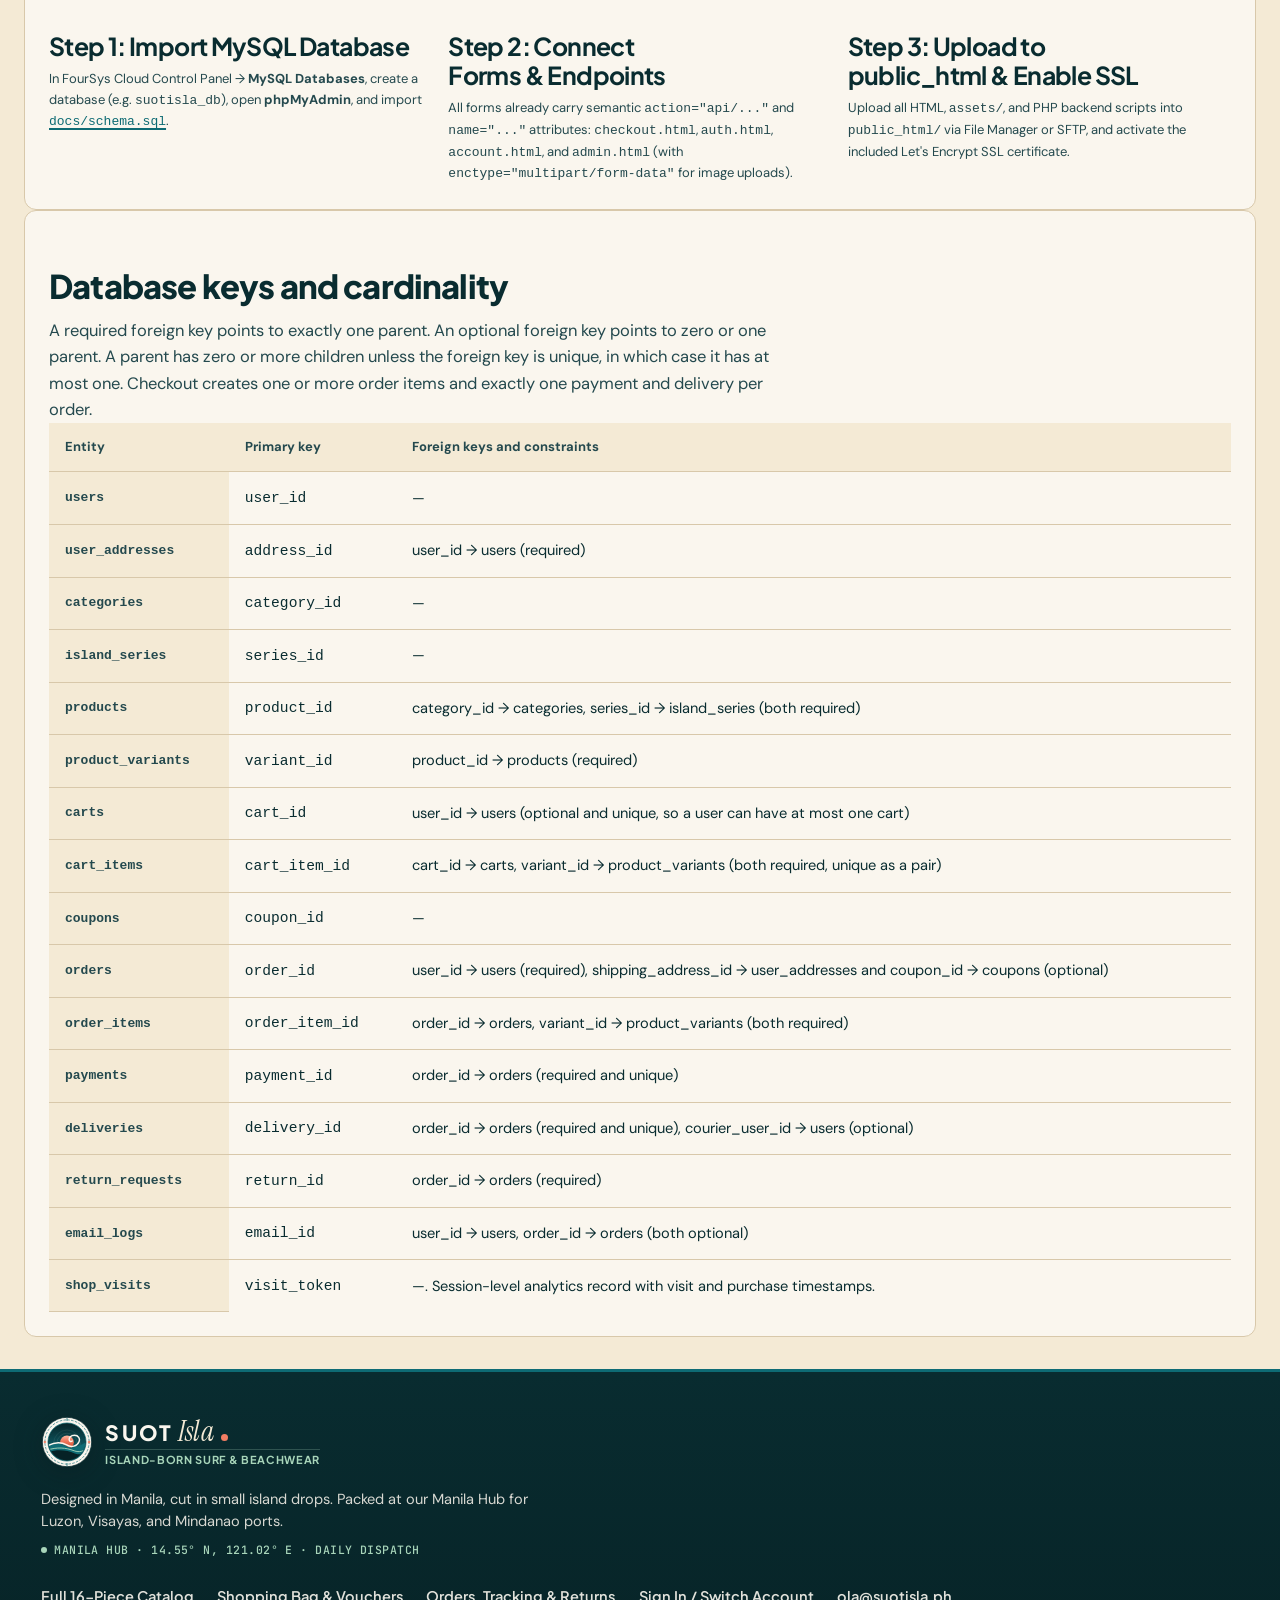
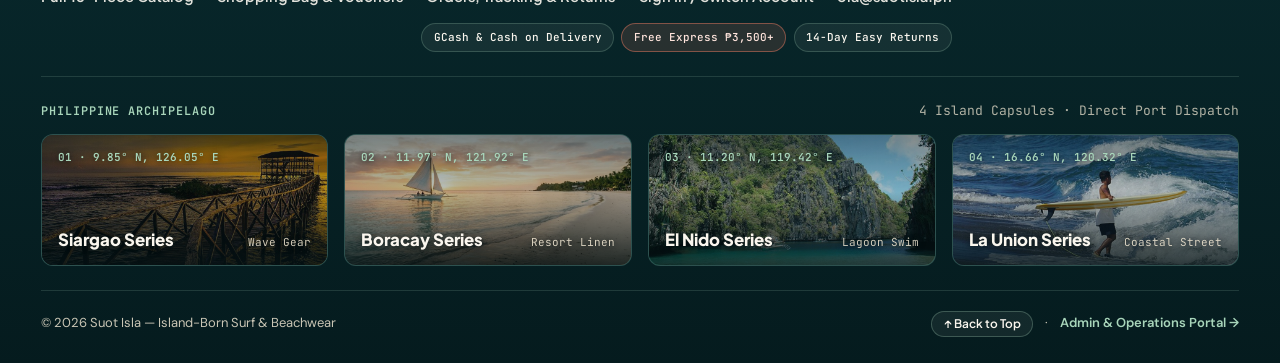
<file: diagrams.html>
<!DOCTYPE html>
<html lang="en">
<head>
  <meta charset="UTF-8" />
  <meta name="viewport" content="width=device-width, initial-scale=1.0" />
  <title>ERD, Use Case Diagram &amp; FourSys Cloud Guide — Suot Isla</title>
  <link rel="icon" type="image/svg+xml" href="assets/images/logo-stamp.svg?v=37679de-r1" />
  <link rel="stylesheet" href="assets/css/tokens.css?v=37679de-r1" />
  <link rel="stylesheet" href="assets/css/base.css?v=78a454d-r2" />
  <link rel="stylesheet" href="assets/css/storefront.css?v=78a454d-r2" />
  <link rel="stylesheet" href="assets/css/admin.css?v=78a454d-r2" />
</head>
<body>
  <div id="site-header-mount"></div>

  <main class="container" style="padding-block:var(--space-8);">
    <div style="padding-bottom:var(--space-6);border-bottom:1px solid var(--border-subtle);margin-bottom:var(--space-8);">
      <h1 style="font-size:var(--text-3xl);margin-bottom:var(--space-2);">System Architecture, ERD &amp; Use Case Specification</h1>
      <p>Prepared for the PCU College of Informatics Web System Final Project Rubric (Brand 10 pts • Logo 10 pts • ERD 10 pts • Use Case 15 pts • Functionality 25 pts • UI/UX 10 pts).</p>
    </div>

    <!-- 1. Brand Identity & Logo Breakdown (20 Points) -->
    <section style="margin-bottom:var(--space-12);" aria-label="Brand Name and Logo Criteria">
      <h2>1. Brand Name &amp; Original Logo System (20 Points)</h2>
      <div class="split-checkout-grid" style="padding-block:var(--space-4);">
        <div class="surface-card">
          <h3 style="margin-top:0;">Brand Meaning: Suot Isla ("Island Wear")</h3>
          <p style="font-size:var(--text-sm);margin-bottom:var(--space-4);">
            Combines <strong>Suot</strong> (Tagalog for "wear" or "attire") and <strong>Isla</strong> (Spanish/Tagalog for "island"), literally translating to <strong>"Island Wear."</strong> It celebrates Philippine surf and coastal towns—<strong>Siargao, Boracay, El Nido, and La Union</strong>—with breathable, durable, UPF 50+ sun-ready gear.
          </p>
          <div class="diagrams-palette-grid">
            <div style="padding:var(--space-3);background:#0E6B74;color:#FAF6EE;border-radius:var(--radius-sm);">
              <strong>Deep Lagoon Teal</strong>
              <div class="mono">#0E6B74 • Primary Actions &amp; Headers</div>
            </div>
            <div style="padding:var(--space-3);background:#F27D63;color:#092C30;border-radius:var(--radius-sm);">
              <strong>Sun-Bleached Coral</strong>
              <div class="mono">#F27D63 • Promos &amp; Low-Stock Alerts</div>
            </div>
            <div style="padding:var(--space-3);background:#F4EAD5;color:#092C30;border:1px solid var(--border-strong);border-radius:var(--radius-sm);">
              <strong>Warm Sand</strong>
              <div class="mono">#F4EAD5 • Coastal Page Canvas</div>
            </div>
            <div style="padding:var(--space-3);background:#A8D5BA;color:#1B3B2B;border-radius:var(--radius-sm);">
              <strong>Palm &amp; Seafoam Mist</strong>
              <div class="mono">#2E5A44 / #A8D5BA • Delivery Pills</div>
            </div>
          </div>
        </div>

        <div class="surface-card" style="display:flex;flex-direction:column;align-items:center;justify-content:center;text-align:center;">
          <img src="assets/images/logo-horizontal.svg" alt="Suot Isla Full Horizontal Logo" style="max-width:340px;width:100%;margin-bottom:var(--space-4);" />
          <p style="font-size:var(--text-xs);">
            Minimalist circular stamp badge featuring a clean line-art rising sun arc, curling ocean wave, and subtle woven-stitch border—paired with <strong>Plus Jakarta Sans ExtraBold</strong> and <strong>DM Sans</strong>.
          </p>
        </div>
      </div>
    </section>

    <!-- 2. Entity Relationship Diagram (ERD — 10 Points) -->
    <section style="margin-bottom:var(--space-12);" aria-label="Entity Relationship Diagram">
      <div class="section-head">
        <div>
          <h2>2. Entity Relationship Diagram (ERD — 10 Points)</h2>
          <p>Includes all 15 normalized entities, Crow's Foot cardinalities (1:N, 1:1), Primary Keys (PK), and Foreign Keys (FK).</p>
        </div>
        <a href="docs/schema.sql" class="btn btn-outline btn-sm" download>Download SQL Schema (schema.sql)</a>
      </div>

      <!-- Visual SVG ERD Relationship Map -->
      <div class="diagram-box">
        <svg viewBox="0 0 1120 460" style="width:100%;min-width:860px;height:auto;" role="img" aria-label="Suot Isla Entity Relationship Diagram">
          <!-- Connector Lines (Crow's Foot Relationships) -->
          <g stroke="#0E6B74" stroke-width="2" fill="none">
            <!-- USERS to USER_ADDRESSES, CARTS, ORDERS, EMAIL_LOGS -->
            <path d="M210 85 H300"/>
            <path d="M210 120 L300 220"/>
            <path d="M210 100 L560 220"/>
            <!-- CATEGORIES & ISLAND_SERIES to PRODUCTS -->
            <path d="M210 300 L300 340"/>
            <path d="M210 390 L300 365"/>
            <!-- PRODUCTS to PRODUCT_VARIANTS & PRODUCT_IMAGES -->
            <path d="M490 355 H560"/>
            <!-- PRODUCT_VARIANTS to CART_ITEMS & ORDER_ITEMS -->
            <path d="M655 310 V265"/>
            <path d="M750 355 H830"/>
            <!-- ORDERS to ORDER_ITEMS, PAYMENTS, DELIVERIES, RETURN_REQUESTS -->
            <path d="M750 220 H830"/>
            <path d="M655 175 V120"/>
            <path d="M750 195 L830 100"/>
            <path d="M750 245 L830 295"/>
          </g>

          <!-- Entity Boxes -->
          <g font-family="'JetBrains Mono', monospace" font-size="9.5">
            <!-- USERS -->
            <rect x="20" y="45" width="195" height="95" rx="8" fill="#FAF6EE" stroke="#0E6B74" stroke-width="2"/>
            <rect x="20" y="45" width="195" height="26" rx="8" fill="#0E6B74"/>
            <text x="30" y="62" fill="#FAF6EE" font-weight="700">USERS (1)</text>
            <text x="30" y="88" fill="#092C30">PK user_id</text>
            <text x="30" y="104" fill="#24494E">UK email, password_hash</text>
            <text x="30" y="120" fill="#24494E">role (cust|admin|staff|courier)</text>

            <!-- USER_ADDRESSES -->
            <rect x="295" y="45" width="205" height="85" rx="8" fill="#FAF6EE" stroke="#0E6B74" stroke-width="2"/>
            <rect x="295" y="45" width="205" height="26" rx="8" fill="#0E6B74"/>
            <text x="307" y="62" fill="#FAF6EE" font-weight="700">USER_ADDRESSES (0..N)</text>
            <text x="307" y="88" fill="#092C30">PK address_id</text>
            <text x="307" y="104" fill="#24494E">FK user_id → USERS</text>
            <text x="307" y="120" fill="#24494E">street, barangay, city, postal</text>

            <!-- CARTS & CART_ITEMS -->
            <rect x="295" y="175" width="205" height="90" rx="8" fill="#FAF6EE" stroke="#0E6B74" stroke-width="2"/>
            <rect x="295" y="175" width="205" height="26" rx="8" fill="#0E6B74"/>
            <text x="307" y="192" fill="#FAF6EE" font-weight="700">CARTS / CART_ITEMS (1:N)</text>
            <text x="307" y="218" fill="#092C30">PK cart_id / cart_item_id</text>
            <text x="307" y="234" fill="#24494E">FK user_id, session_token</text>
            <text x="307" y="250" fill="#24494E">FK variant_id, quantity</text>

            <!-- CATEGORIES -->
            <rect x="20" y="260" width="195" height="70" rx="8" fill="#FAF6EE" stroke="#0E6B74" stroke-width="2"/>
            <rect x="20" y="260" width="195" height="26" rx="8" fill="#2E5A44"/>
            <text x="30" y="277" fill="#FAF6EE" font-weight="700">CATEGORIES (1)</text>
            <text x="30" y="303" fill="#092C30">PK category_id</text>
            <text x="30" y="319" fill="#24494E">name (4 Categories), slug</text>

            <!-- ISLAND_SERIES -->
            <rect x="20" y="350" width="195" height="75" rx="8" fill="#FAF6EE" stroke="#0E6B74" stroke-width="2"/>
            <rect x="20" y="350" width="195" height="26" rx="8" fill="#2E5A44"/>
            <text x="30" y="367" fill="#FAF6EE" font-weight="700">ISLAND_SERIES (1)</text>
            <text x="30" y="393" fill="#092C30">PK series_id</text>
            <text x="30" y="409" fill="#24494E">name (Siargao..La Union)</text>

            <!-- PRODUCTS -->
            <rect x="295" y="310" width="205" height="95" rx="8" fill="#FAF6EE" stroke="#0E6B74" stroke-width="2"/>
            <rect x="295" y="310" width="205" height="26" rx="8" fill="#2E5A44"/>
            <text x="307" y="327" fill="#FAF6EE" font-weight="700">PRODUCTS (0..N)</text>
            <text x="307" y="353" fill="#092C30">PK product_id</text>
            <text x="307" y="369" fill="#24494E">FK category_id, FK series_id</text>
            <text x="307" y="385" fill="#24494E">name, base_price, is_archived</text>

            <!-- PRODUCT_VARIANTS -->
            <rect x="555" y="310" width="205" height="95" rx="8" fill="#FAF6EE" stroke="#0E6B74" stroke-width="2"/>
            <rect x="555" y="310" width="205" height="26" rx="8" fill="#2E5A44"/>
            <text x="567" y="327" fill="#FAF6EE" font-weight="700">PRODUCT_VARIANTS (1..N)</text>
            <text x="567" y="353" fill="#092C30">PK variant_id • UK sku</text>
            <text x="567" y="369" fill="#24494E">FK product_id → PRODUCTS</text>
            <text x="567" y="385" fill="#24494E">size_label, color_name, stock</text>

            <!-- PAYMENTS & COUPONS -->
            <rect x="555" y="35" width="205" height="85" rx="8" fill="#FAF6EE" stroke="#0E6B74" stroke-width="2"/>
            <rect x="555" y="35" width="205" height="26" rx="8" fill="#0E6B74"/>
            <text x="567" y="52" fill="#FAF6EE" font-weight="700">PAYMENTS (1:1)</text>
            <text x="567" y="78" fill="#092C30">PK payment_id • FK order_id</text>
            <text x="567" y="94" fill="#24494E">method (GCash|COD)</text>
            <text x="567" y="110" fill="#24494E">transaction_ref, status</text>

            <!-- ORDERS -->
            <rect x="555" y="175" width="205" height="95" rx="8" fill="#FAF6EE" stroke="#0E6B74" stroke-width="2"/>
            <rect x="555" y="175" width="205" height="26" rx="8" fill="#0E6B74"/>
            <text x="567" y="192" fill="#FAF6EE" font-weight="700">ORDERS (0..N)</text>
            <text x="567" y="218" fill="#092C30">PK order_id • UK order_num</text>
            <text x="567" y="234" fill="#24494E">FK user_id, address_id, coupon</text>
            <text x="567" y="250" fill="#24494E">subtotal, fee, order_status</text>

            <!-- DELIVERIES -->
            <rect x="830" y="35" width="260" height="85" rx="8" fill="#FAF6EE" stroke="#0E6B74" stroke-width="2"/>
            <rect x="830" y="35" width="260" height="26" rx="8" fill="#0E6B74"/>
            <text x="842" y="52" fill="#FAF6EE" font-weight="700">DELIVERIES &amp; EMAIL_LOGS</text>
            <text x="842" y="78" fill="#092C30">PK delivery_id • FK order_id</text>
            <text x="842" y="94" fill="#24494E">FK courier_user_id → USERS</text>
            <text x="842" y="110" fill="#24494E">tracking_number, delivery_status</text>

            <!-- RETURN_REQUESTS -->
            <rect x="830" y="175" width="260" height="95" rx="8" fill="#FAF6EE" stroke="#0E6B74" stroke-width="2"/>
            <rect x="830" y="175" width="260" height="26" rx="8" fill="#F27D63"/>
            <text x="842" y="192" fill="#092C30" font-weight="700">RETURN_REQUESTS (0..N)</text>
            <text x="842" y="218" fill="#092C30">PK return_id • FK order_id</text>
            <text x="842" y="234" fill="#24494E">request_type (Cancel | Return)</text>
            <text x="842" y="250" fill="#24494E">status, is_restocked, is_refunded</text>

            <!-- ORDER_ITEMS -->
            <rect x="830" y="310" width="260" height="95" rx="8" fill="#FAF6EE" stroke="#0E6B74" stroke-width="2"/>
            <rect x="830" y="310" width="260" height="26" rx="8" fill="#2E5A44"/>
            <text x="842" y="327" fill="#FAF6EE" font-weight="700">ORDER_ITEMS (1..N)</text>
            <text x="842" y="353" fill="#092C30">PK order_item_id</text>
            <text x="842" y="369" fill="#24494E">FK order_id → ORDERS</text>
            <text x="842" y="385" fill="#24494E">FK variant_id, quantity, unit_price</text>
          </g>
        </svg>
      </div>
    </section>

    <!-- 3. Use Case Diagram across the Order Lifecycle (15 Points) -->
    <section style="margin-bottom:var(--space-12);" aria-label="Use Case Diagram">
      <h2>3. Use Case Diagram Across the Order Lifecycle (15 Points)</h2>
      <p style="margin-bottom:var(--space-4);">
        Covers all <strong>5 Actors</strong> (Customer, Admin, Delivery Personnel / Courier, Mock Payment Gateway, Email Service) across all <strong>7 Stages</strong> with explicit <code>&lt;&lt;include&gt;&gt;</code> and <code>&lt;&lt;extend&gt;&gt;</code> relationships.
      </p>

      <div class="diagram-box">
        <svg viewBox="0 0 1120 540" style="width:100%;min-width:860px;height:auto;" role="img" aria-label="Suot Isla Use Case Diagram">
          <!-- System Boundary -->
          <rect x="210" y="15" width="690" height="510" rx="12" fill="#FAF6EE" stroke="#0E6B74" stroke-width="2.5"/>
          <text x="230" y="42" fill="#092C30" font-family="'Plus Jakarta Sans', sans-serif" font-weight="800" font-size="15">
            System Boundary: Suot Isla E-Commerce Order Lifecycle
          </text>

          <!-- Left Actors: Customer & Admin -->
          <g font-family="'Plus Jakarta Sans', sans-serif" font-weight="700" font-size="12" fill="#092C30">
            <rect x="20" y="80" width="150" height="70" rx="8" fill="#F4EAD5" stroke="#0E6B74" stroke-width="2"/>
            <text x="35" y="112">Actor: Customer</text>
            <text x="35" y="130" font-size="10" fill="#24494E">(Registered User)</text>

            <rect x="20" y="340" width="150" height="75" rx="8" fill="#F4EAD5" stroke="#0E6B74" stroke-width="2"/>
            <text x="35" y="370">Actor: Admin / Staff</text>
            <text x="35" y="388" font-size="10" fill="#24494E">(Inventory &amp; Orders)</text>
          </g>

          <!-- Right Actors: Courier, Mock Payment Gateway, Email Service -->
          <g font-family="'Plus Jakarta Sans', sans-serif" font-weight="700" font-size="12" fill="#092C30">
            <rect x="940" y="80" width="160" height="70" rx="8" fill="#E5F3EB" stroke="#2E5A44" stroke-width="2"/>
            <text x="952" y="110">Actor: Payment GW</text>
            <text x="952" y="128" font-size="10" fill="#2E5A44">(External System)</text>

            <rect x="940" y="230" width="160" height="70" rx="8" fill="#FDECE8" stroke="#F27D63" stroke-width="2"/>
            <text x="952" y="260">Actor: Email Service</text>
            <text x="952" y="278" font-size="10" fill="#8C2B16">(External Actor)</text>

            <rect x="940" y="380" width="160" height="70" rx="8" fill="#E1EFF0" stroke="#0E6B74" stroke-width="2"/>
            <text x="952" y="410">Actor: Courier</text>
            <text x="952" y="428" font-size="10" fill="#0E6B74">(Delivery Personnel)</text>
          </g>

          <!-- Use Case Ovals inside Boundary -->
          <g font-family="'DM Sans', sans-serif" font-size="11" fill="#092C30">
            <!-- Stage 1 & 2: Browsing & Account -->
            <rect x="235" y="60" width="260" height="62" rx="30" fill="#F4EAD5" stroke="#0E6B74" stroke-width="1.8"/>
            <text x="255" y="86" font-weight="700">1. Browsing: Browse, Search, Filter &amp; Sort</text>
            <text x="255" y="104" font-size="10">View Product Details &amp; Variants (16 Items)</text>

            <rect x="235" y="135" width="260" height="58" rx="28" fill="#F4EAD5" stroke="#0E6B74" stroke-width="1.8"/>
            <text x="255" y="160" font-weight="700">2. Account: Register, Log In, Profile</text>
            <text x="255" y="177" font-size="10">View Order History &amp; Track Order</text>

            <!-- Stage 3: Buying + <<include>> / <<extend>> -->
            <rect x="235" y="208" width="260" height="65" rx="30" fill="#E1EFF0" stroke="#0E6B74" stroke-width="2"/>
            <text x="255" y="234" font-weight="700">3. Buying: Add/Update Cart &amp; Checkout</text>
            <text x="255" y="252" font-size="10">Make Payment • Apply Coupon (&lt;&lt;extend&gt;&gt;)</text>

            <rect x="570" y="65" width="300" height="75" rx="12" fill="#E5F3EB" stroke="#2E5A44" stroke-width="1.8" stroke-dasharray="5 3"/>
            <text x="586" y="88" font-weight="700" fill="#1B3B2B">&lt;&lt;include&gt;&gt; Mandatory Checkout Use Cases:</text>
            <text x="586" y="106">• Validate Stock Availability</text>
            <text x="586" y="122">• Validate Shipping Address &amp; Make Payment</text>

            <!-- Stage 6: Returns & Refunds -->
            <rect x="235" y="288" width="260" height="62" rx="30" fill="#FDECE8" stroke="#F27D63" stroke-width="1.8"/>
            <text x="255" y="314" font-weight="700">6. Returns: Request Cancel / Return</text>
            <text x="255" y="332" font-size="10">&lt;&lt;extend&gt;&gt; from View Order History</text>

            <rect x="570" y="288" width="300" height="62" rx="30" fill="#FDECE8" stroke="#F27D63" stroke-width="1.8"/>
            <text x="590" y="314" font-weight="700">Approve / Reject Return Request</text>
            <text x="590" y="332" font-size="10">&lt;&lt;extend&gt;&gt; Restock Item &amp; Process Refund</text>

            <!-- Stage 4, 5, 7: Order Processing, Delivery & Admin Management -->
            <rect x="235" y="368" width="260" height="62" rx="30" fill="#F4EAD5" stroke="#0E6B74" stroke-width="1.8"/>
            <text x="255" y="394" font-weight="700">4. Order Processing: Confirm &amp; Pack</text>
            <text x="255" y="412" font-size="10">&lt;&lt;include&gt;&gt; Update Inventory &amp; Email</text>

            <rect x="235" y="445" width="260" height="62" rx="30" fill="#F4EAD5" stroke="#0E6B74" stroke-width="1.8"/>
            <text x="255" y="471" font-weight="700">7. Admin Management: Catalog CRUD</text>
            <text x="255" y="489" font-size="10">Manage Stock, Categories &amp; RBAC Customers</text>

            <rect x="570" y="380" width="300" height="75" rx="30" fill="#E1EFF0" stroke="#0E6B74" stroke-width="1.8"/>
            <text x="592" y="408" font-weight="700">5. Delivery: Assign Courier &amp; Ship Order</text>
            <text x="592" y="426" font-size="10">Update Delivery Status &amp; Confirm Delivery</text>
            <text x="592" y="442" font-size="10">&lt;&lt;include&gt;&gt; Send Shipping Update Email</text>
          </g>

          <!-- Association Lines -->
          <g stroke="#0E6B74" stroke-width="1.6" fill="none">
            <path d="M170 100 L235 90"/>
            <path d="M170 115 L235 160"/>
            <path d="M170 130 L235 235"/>
            <path d="M170 140 L235 315"/>
            <path d="M170 365 L235 395"/>
            <path d="M170 385 L235 475"/>
            <path d="M170 355 L570 320"/>
            <path d="M495 235 L570 105" stroke-dasharray="5 3"/>
            <path d="M870 105 L940 110"/>
            <path d="M870 415 L940 415"/>
            <path d="M870 315 L940 265" stroke-dasharray="5 3"/>
            <path d="M870 400 L940 275" stroke-dasharray="5 3"/>
          </g>
        </svg>
      </div>

      <!-- Complete Stage-by-Stage Use Case Table -->
      <div class="data-table-wrap">
        <table class="data-table">
          <thead>
            <tr>
              <th>Lifecycle Stage</th>
              <th>Primary Actors</th>
              <th>Core Use Cases</th>
              <th>Include / Extend Relationships</th>
            </tr>
          </thead>
          <tbody>
            <tr>
              <td data-label="Stage"><strong>1. Browsing</strong></td>
              <td data-label="Actors">Customer</td>
              <td data-label="Core Use Cases">Browse catalog (16 products), search products, filter &amp; sort (Category, Island Series, Size, Color, Price), view product details</td>
              <td data-label="Relationships"><code>Filter &amp; Sort</code> dynamically queries <code>PRODUCTS</code> &amp; <code>PRODUCT_VARIANTS</code></td>
            </tr>
            <tr>
              <td data-label="Stage"><strong>2. Account</strong></td>
              <td data-label="Actors">Customer</td>
              <td data-label="Core Use Cases">Register account, log in (verify against hashed password), manage profile &amp; addresses, view order history</td>
              <td data-label="Relationships"><code>Log In</code> <code>&lt;&lt;include&gt;&gt;</code> <code>Verify Hashed Password</code></td>
            </tr>
            <tr>
              <td data-label="Stage"><strong>3. Buying</strong></td>
              <td data-label="Actors">Customer, Payment Gateway, Email Service</td>
              <td data-label="Core Use Cases">Add to cart, update cart, apply coupon, checkout, make payment</td>
              <td data-label="Relationships"><code>Checkout</code> <code>&lt;&lt;include&gt;&gt;</code> <code>Validate Stock</code>, <code>Validate Address</code>, <code>Make Payment</code>; <code>Apply Coupon</code> <code>&lt;&lt;extend&gt;&gt;</code> <code>Checkout</code></td>
            </tr>
            <tr>
              <td data-label="Stage"><strong>4. Order Processing</strong></td>
              <td data-label="Actors">Admin / Staff, Email Service</td>
              <td data-label="Core Use Cases">Receive new order, confirm order, update inventory, pack order, update status</td>
              <td data-label="Relationships"><code>Confirm Order</code> <code>&lt;&lt;include&gt;&gt;</code> <code>Update Inventory</code> &amp; <code>Send Confirmation Email</code></td>
            </tr>
            <tr>
              <td data-label="Stage"><strong>5. Delivery</strong></td>
              <td data-label="Actors">Admin, Delivery Personnel / Courier, Customer, Email Service</td>
              <td data-label="Core Use Cases">Assign courier, ship order, track order, confirm delivery</td>
              <td data-label="Relationships"><code>Ship Order</code> <code>&lt;&lt;include&gt;&gt;</code> <code>Send Shipping Update Email</code></td>
            </tr>
            <tr>
              <td data-label="Stage"><strong>6. Returns &amp; Refunds</strong></td>
              <td data-label="Actors">Customer, Admin, Payment Gateway, Email Service</td>
              <td data-label="Core Use Cases">Request cancellation, request return, approve or reject return, restock item, process refund</td>
              <td data-label="Relationships"><code>Request Return / Cancel</code> <code>&lt;&lt;extend&gt;&gt;</code> <code>View Order History</code>; <code>Restock Item</code> &amp; <code>Process Refund</code> <code>&lt;&lt;extend&gt;&gt;</code> <code>Approve Return</code></td>
            </tr>
            <tr>
              <td data-label="Stage"><strong>7. Admin Management</strong></td>
              <td data-label="Actors">Admin</td>
              <td data-label="Core Use Cases">Manage products &amp; categories (CRUD + image upload), manage stock &amp; low-stock alerts, manage customers &amp; RBAC roles</td>
              <td data-label="Relationships">Restricted via Role-Based Access Control (<code>admin</code>, <code>staff</code>, <code>courier</code>)</td>
            </tr>
          </tbody>
        </table>
      </div>
    </section>

    <!-- 4. FourSys Cloud (Starter Cloud Tier) Backend Handover Guide -->
    <section id="foursys-guide" aria-label="FourSys Cloud Deployment Guide">
      <h2>4. FourSys Cloud (Starter Cloud Tier) Deployment &amp; Backend Integration Guide</h2>
      <div class="surface-card">
        <p style="margin-bottom:var(--space-4);">
          Designed for direct upload to your <strong>FourSys Cloud Starter Cloud Tier</strong> (<code>public_html</code> + MySQL Database via phpMyAdmin):
        </p>
        <div class="form-row">
          <div>
            <h3>Step 1: Import MySQL Database</h3>
            <p style="font-size:var(--text-xs);">
              In FourSys Cloud Control Panel → <strong>MySQL Databases</strong>, create a database (e.g. <code>suotisla_db</code>), open <strong>phpMyAdmin</strong>, and import <a href="docs/schema.sql"><code>docs/schema.sql</code></a>.
            </p>
          </div>
          <div>
            <h3>Step 2: Connect Forms &amp; Endpoints</h3>
            <p style="font-size:var(--text-xs);">
              All forms already carry semantic <code>action="api/..."</code> and <code>name="..."</code> attributes: <code>checkout.html</code>, <code>auth.html</code>, <code>account.html</code>, and <code>admin.html</code> (with <code>enctype="multipart/form-data"</code> for image uploads).
            </p>
          </div>
          <div>
            <h3>Step 3: Upload to public_html &amp; Enable SSL</h3>
            <p style="font-size:var(--text-xs);">
              Upload all HTML, <code>assets/</code>, and PHP backend scripts into <code>public_html/</code> via File Manager or SFTP, and activate the included Let's Encrypt SSL certificate.
            </p>
          </div>
        </div>
      </div>
    </section>
  <section class="surface-card" aria-labelledby="schema-keys-title">
      <h2 id="schema-keys-title">Database keys and cardinality</h2>
      <p>A required foreign key points to exactly one parent. An optional foreign key points to zero or one parent. A parent has zero or more children unless the foreign key is unique, in which case it has at most one. Checkout creates one or more order items and exactly one payment and delivery per order.</p>
      <div style="overflow-x:auto"><table class="data-table">
        <thead><tr><th scope="col">Entity</th><th scope="col">Primary key</th><th scope="col">Foreign keys and constraints</th></tr></thead>
        <tbody>
          <tr><th scope="row"><code>users</code></th><td><code>user_id</code></td><td>—</td></tr>
          <tr><th scope="row"><code>user_addresses</code></th><td><code>address_id</code></td><td>user_id → users (required)</td></tr>
          <tr><th scope="row"><code>categories</code></th><td><code>category_id</code></td><td>—</td></tr>
          <tr><th scope="row"><code>island_series</code></th><td><code>series_id</code></td><td>—</td></tr>
          <tr><th scope="row"><code>products</code></th><td><code>product_id</code></td><td>category_id → categories, series_id → island_series (both required)</td></tr>
          <tr><th scope="row"><code>product_variants</code></th><td><code>variant_id</code></td><td>product_id → products (required)</td></tr>
          <tr><th scope="row"><code>carts</code></th><td><code>cart_id</code></td><td>user_id → users (optional and unique, so a user can have at most one cart)</td></tr>
          <tr><th scope="row"><code>cart_items</code></th><td><code>cart_item_id</code></td><td>cart_id → carts, variant_id → product_variants (both required, unique as a pair)</td></tr>
          <tr><th scope="row"><code>coupons</code></th><td><code>coupon_id</code></td><td>—</td></tr>
          <tr><th scope="row"><code>orders</code></th><td><code>order_id</code></td><td>user_id → users (required), shipping_address_id → user_addresses and coupon_id → coupons (optional)</td></tr>
          <tr><th scope="row"><code>order_items</code></th><td><code>order_item_id</code></td><td>order_id → orders, variant_id → product_variants (both required)</td></tr>
          <tr><th scope="row"><code>payments</code></th><td><code>payment_id</code></td><td>order_id → orders (required and unique)</td></tr>
          <tr><th scope="row"><code>deliveries</code></th><td><code>delivery_id</code></td><td>order_id → orders (required and unique), courier_user_id → users (optional)</td></tr>
          <tr><th scope="row"><code>return_requests</code></th><td><code>return_id</code></td><td>order_id → orders (required)</td></tr>
          <tr><th scope="row"><code>email_logs</code></th><td><code>email_id</code></td><td>user_id → users, order_id → orders (both optional)</td></tr>
          <tr><th scope="row"><code>shop_visits</code></th><td><code>visit_token</code></td><td>—. Session-level analytics record with visit and purchase timestamps.</td></tr>
        </tbody>
      </table></div>
    </section>
  </main>

  <div id="site-footer-mount"></div>

  <script src="assets/js/data.js?v=37679de-r1"></script>
  <script src="assets/js/store.js?v=78a454d-r2"></script>
  <script src="assets/js/components.js?v=37679de-r7"></script>
</body>
</html>
</file>
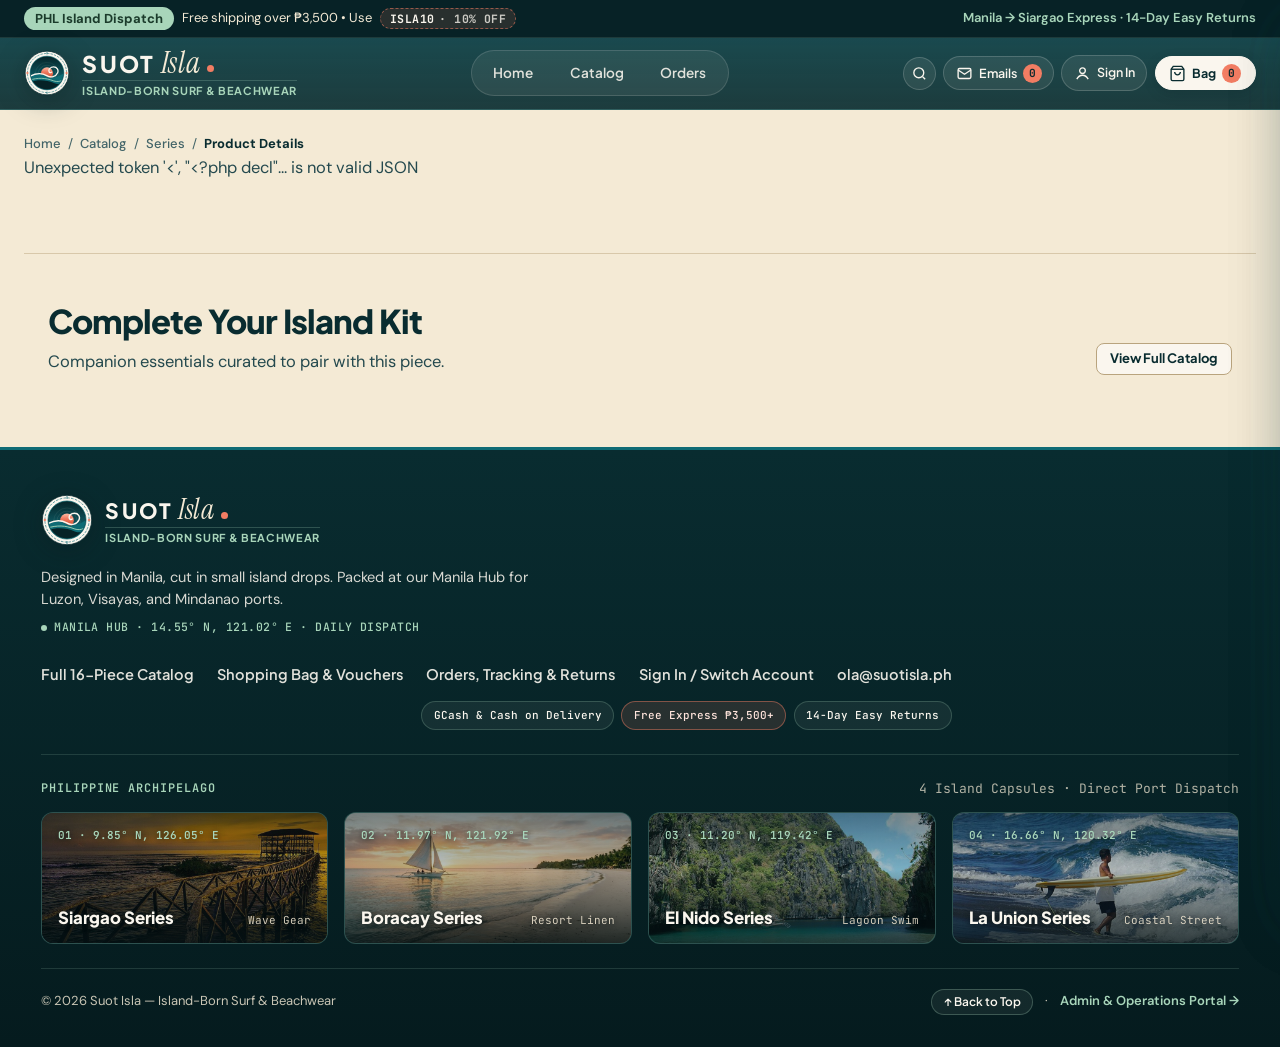
<file: product.html>
<!DOCTYPE html>
<html lang="en">
<head>
  <meta charset="UTF-8" />
  <meta name="viewport" content="width=device-width, initial-scale=1.0" />
  <title>Product Details — Suot Isla</title>
  <link rel="icon" type="image/svg+xml" href="assets/images/logo-stamp.svg?v=37679de-r1" />
  <link rel="stylesheet" href="assets/css/tokens.css?v=37679de-r1" />
  <link rel="stylesheet" href="assets/css/base.css?v=78a454d-r2" />
  <link rel="stylesheet" href="assets/css/storefront.css?v=78a454d-r2" />
</head>
<body>
  <div id="site-header-mount"></div>

  <main class="container">
    <nav class="pdp-breadcrumb" aria-label="Breadcrumb">
      <a href="index.html">Home</a>
      <span aria-hidden="true">/</span>
      <a href="catalog.html">Catalog</a>
      <span aria-hidden="true">/</span>
      <a id="pdp-breadcrumb-series" href="catalog.html">Series</a>
      <span aria-hidden="true">/</span>
      <span id="pdp-breadcrumb-name" class="pdp-breadcrumb-current">Product Details</span>
    </nav>

    <p id="product-status" role="status"></p>
    <section class="pdp-grid" id="pdp-mount"></section>

    <div id="pdp-series-band-mount"></div>

    <section class="section-block" style="border-top:1px solid var(--border-subtle);">
      <div class="section-head">
        <div>
          <h2>Complete Your Island Kit</h2>
          <p>Companion essentials curated to pair with this piece.</p>
        </div>
        <a id="pdp-series-all-link" href="catalog.html" class="btn btn-outline btn-sm">View Full Catalog</a>
      </div>
      <div class="product-grid pdp-related-grid" id="pdp-related-grid"></div>
    </section>
  </main>

  <div id="site-footer-mount"></div>

  <script src="assets/js/data.js?v=37679de-r1"></script>
  <script src="assets/js/store.js?v=78a454d-r2"></script>
  <script src="assets/js/components.js?v=37679de-r7"></script>
  <script src="assets/js/ocean-overdrive.js?v=37679de-r1"></script>
  <script src="assets/js/island-stock.js?v=37679de-r1"></script>
  <script src="assets/js/product-dispatch.js?v=37679de-r1"></script>
</body>
</html>
</file>
<file: assets/css/tokens.css>
@import url('https://fonts.googleapis.com/css2?family=DM+Sans:ital,opsz,wght@0,9..40,400;0,9..40,500;0,9..40,600;0,9..40,700;1,9..40,400&family=Instrument+Serif:ital@1&family=JetBrains+Mono:wght@400;500;600&family=Plus+Jakarta+Sans:wght@600;700;800&display=swap');

:root {
  /* Core Suot Isla Brand Palette */
  --color-lagoon: #0E6B74;
  --color-lagoon-hover: #0A535A;
  --color-lagoon-active: #073F45;
  --color-lagoon-subtle: #E1EFF0;
  --color-lagoon-ink: #092C30;

  --color-coral: #F27D63;
  --color-coral-deep: #8C2B16;
  --color-coral-surface: #FDECE8;

  --color-sand: #F4EAD5;
  --color-sand-light: #FAF6EE;
  --color-sand-deep: #E8D9BC;
  --color-sand-woven: #DBC9A6;

  --color-palm: #2E5A44;
  --color-palm-deep: #1B3B2B;
  --color-seafoam: #A8D5BA;
  --color-seafoam-surface: #E5F3EB;

  /* Semantic Text & Surface Tokens (Tinted Coastal Neutrals — Zero Pure Gray) */
  --bg-page: var(--color-sand);
  --bg-surface: var(--color-sand-light);
  --bg-elevated: #FDFBF7;
  --bg-muted: var(--color-sand-deep);
  --bg-inverse: var(--color-lagoon-ink);

  --text-primary: #092C30;
  --text-secondary: #24494E;
  --text-muted: #426468;
  --text-on-lagoon: #FAF6EE;
  --text-on-coral: #092C30;

  --border-subtle: #D8C8AA;
  --border-strong: #B9A47E;
  --border-lagoon: rgba(14, 107, 116, 0.28);

  /* Semantic Status Tokens */
  --status-success-bg: var(--color-seafoam);
  --status-success-text: #163626;
  --status-warning-bg: #F6DFB3;
  --status-warning-text: #5C3D08;
  --status-danger-bg: var(--color-coral-surface);
  --status-danger-text: var(--color-coral-deep);
  --status-info-bg: var(--color-lagoon-subtle);
  --status-info-text: var(--color-lagoon-active);

  /* Typography */
  --font-display: 'Plus Jakarta Sans', -apple-system, BlinkMacSystemFont, sans-serif;
  --font-body: 'DM Sans', -apple-system, BlinkMacSystemFont, sans-serif;
  --font-mono: 'JetBrains Mono', monospace;

  /* Fluid Type Scale */
  --text-xs: clamp(0.75rem, 0.72rem + 0.12vw, 0.8125rem);
  --text-sm: clamp(0.84rem, 0.81rem + 0.15vw, 0.9125rem);
  --text-base: clamp(0.95rem, 0.92rem + 0.18vw, 1.03rem);
  --text-lg: clamp(1.1rem, 1.04rem + 0.28vw, 1.25rem);
  --text-xl: clamp(1.28rem, 1.18rem + 0.48vw, 1.55rem);
  --text-2xl: clamp(1.55rem, 1.38rem + 0.85vw, 2.05rem);
  --text-3xl: clamp(1.95rem, 1.65rem + 1.4vw, 2.75rem);
  --text-display: clamp(2.25rem, 1.85rem + 2vw, 3.5rem);

  /* 4px / 8px Spatial Grid */
  --space-1: 0.25rem;
  --space-2: 0.5rem;
  --space-3: 0.75rem;
  --space-4: 1rem;
  --space-5: 1.25rem;
  --space-6: 1.5rem;
  --space-8: 2rem;
  --space-10: 2.5rem;
  --space-12: 3rem;
  --space-16: 4rem;
  --space-20: 5rem;

  /* Radii (Cards strictly 12px-16px; Pills for small controls) */
  --radius-sm: 8px;
  --radius-md: 12px;
  --radius-lg: 16px;
  --radius-pill: 999px;

  /* Elevation (Used only on floating overlays without borders) */
  --shadow-float: 0 14px 34px rgba(9, 44, 48, 0.14);
  --shadow-modal: 0 24px 56px rgba(9, 44, 48, 0.22);

  /* Motion */
  --ease-out: cubic-bezier(0.16, 1, 0.3, 1);
  --ease-spring: cubic-bezier(0.34, 1.45, 0.64, 1);
  --duration-fast: 160ms;
  --duration-normal: 240ms;
  --duration-slow: 420ms;
}
</file>
<file: assets/css/base.css>
/* ==========================================================================
   Suot Isla — Base Reset, Browser Surfaces, Shared Shell & Global Components
   ========================================================================== */

*,
*::before,
*::after {
  box-sizing: border-box;
  margin: 0;
  padding: 0;
}

html {
  font-size: 16px;
  scroll-behavior: smooth;
  scrollbar-color: var(--color-lagoon) var(--color-sand);
  scrollbar-width: thin;
  caret-color: var(--color-lagoon);
  max-width: 100%;
  overflow-x: clip;
}

::selection {
  background-color: var(--color-lagoon);
  color: var(--text-on-lagoon);
}

body {
  font-family: var(--font-body);
  font-size: var(--text-base);
  line-height: 1.6;
  color: var(--text-primary);
  background-color: var(--bg-page);
  -webkit-font-smoothing: antialiased;
  min-height: 100vh;
  max-width: 100%;
  overflow-x: clip;
  display: flex;
  flex-direction: column;
}

/* Custom Scrollbar for WebKit */
::-webkit-scrollbar {
  width: 10px;
  height: 10px;
}
::-webkit-scrollbar-track {
  background: var(--color-sand);
}
::-webkit-scrollbar-thumb {
  background: var(--color-lagoon);
  border-radius: var(--radius-pill);
  border: 2px solid var(--color-sand);
}

/* Focus Ring Discipline */
:focus-visible {
  outline: 2px solid var(--color-lagoon);
  outline-offset: 3px;
}

/* Typography Hierarchy (More space above headings than below) */
h1, h2, h3, h4, h5, h6 {
  font-family: var(--font-display);
  color: var(--text-primary);
  font-weight: 700;
  line-height: 1.18;
  letter-spacing: -0.025em;
  text-wrap: balance;
}

h1 {
  font-size: var(--text-display);
  font-weight: 800;
  letter-spacing: -0.03em;
  margin-bottom: var(--space-4);
}

h2 {
  font-size: var(--text-2xl);
  font-weight: 800;
  margin-top: var(--space-8);
  margin-bottom: var(--space-3);
}

h3 {
  font-size: var(--text-xl);
  font-weight: 700;
  margin-top: var(--space-6);
  margin-bottom: var(--space-2);
}

h4 {
  font-size: var(--text-lg);
  font-weight: 700;
  margin-top: var(--space-4);
  margin-bottom: var(--space-2);
}

p {
  max-width: 68ch;
  color: var(--text-secondary);
}

a {
  color: var(--color-lagoon);
  text-decoration-thickness: 1.5px;
  text-underline-offset: 0.22em;
  transition: color var(--duration-fast) var(--ease-out);
}

a:hover {
  color: var(--color-lagoon-hover);
}

/* Tabular Numerals for Prices, SKUs, Quantities, and Tables */
.price,
.tabular,
.sku,
.order-num,
table td,
table th,
input[type="number"] {
  font-variant-numeric: tabular-nums;
}

.mono {
  font-family: var(--font-mono);
  font-size: var(--text-xs);
  font-variant-numeric: tabular-nums;
}

/* Layout Containers */
.container {
  width: 100%;
  max-width: 1440px;
  min-width: 0;
  margin-inline: auto;
  padding-inline: var(--space-6);
}

.container-narrow {
  width: 100%;
  max-width: 960px;
  min-width: 0;
  margin-inline: auto;
  padding-inline: var(--space-6);
}

/* Cross-Document + SPA Zero-Reload View Transitions & Shimmer */


.dispatch-mobile-only {
  display: none;
}

.dispatch-bar-secondary {
  display: flex;
  align-items: center;
  gap: 0.85rem;
  color: var(--color-seafoam);
  font-weight: 600;
}

.suot-mobile-nav {
  display: none;
}

.site-header {
  view-transition-name: site-header;
}

main {
  flex: 1;
  view-transition-name: main-stage;
}

::view-transition-group(main-stage) {
  animation-duration: 280ms;
  animation-timing-function: var(--ease-out);
}

::view-transition-old(main-stage) {
  animation: 180ms var(--ease-out) both suotVtOut;
}

::view-transition-new(main-stage) {
  animation: 280ms var(--ease-out) both suotVtIn;
}

::view-transition-group(active-piece-photo) {
  animation-duration: 340ms;
  animation-timing-function: var(--ease-spring);
}

@keyframes suotVtOut {
  from {
    opacity: 1;
    transform: translateY(0) scale(1);
  }
  to {
    opacity: 0;
    transform: translateY(-6px) scale(0.994);
  }
}

@keyframes suotVtIn {
  from {
    opacity: 0;
    transform: translateY(10px) scale(0.996);
  }
  to {
    opacity: 1;
    transform: translateY(0) scale(1);
  }
}

/* Sunlit Coral-Seafoam Progress Shimmer along Top Edge During Fetch/Morph */
.suot-tide-transition {
  position: fixed;
  top: 0;
  left: 0;
  right: 0;
  height: 3px;
  z-index: 9999;
  pointer-events: none;
  overflow: hidden;
}

.suot-tide-progress {
  position: absolute;
  inset: 0;
  background: linear-gradient(90deg, var(--color-coral) 0%, var(--color-seafoam) 55%, var(--color-sand-light) 100%);
  transform-origin: left center;
  transform: scaleX(0);
  opacity: 0;
}

.suot-tide-transition.is-exiting .suot-tide-progress {
  opacity: 1;
  transform: scaleX(0.76);
  transition: transform 180ms var(--ease-out), opacity 80ms linear;
}

.suot-tide-transition.is-entering .suot-tide-progress {
  opacity: 1;
  animation: suotProgressFinish 320ms var(--ease-out) forwards;
}

@keyframes suotProgressFinish {
  0% {
    transform: scaleX(0.76);
    opacity: 1;
  }
  60% {
    transform: scaleX(1);
    opacity: 1;
  }
  100% {
    transform: scaleX(1);
    opacity: 0;
  }
}

/* ==========================================================================
   Top Coastal Dispatch Bar & Sticky Navigation Header
   ========================================================================== */

.dispatch-bar {
  background-color: #072226;
  color: var(--color-sand-light);
  font-size: var(--text-xs);
  padding-block: 0.42rem;
  border-bottom: 1px solid rgba(168, 213, 186, 0.14);
}

.dispatch-bar-inner {
  display: flex;
  align-items: center;
  justify-content: space-between;
  gap: var(--space-4);
  flex-wrap: wrap;
}

.dispatch-bar a {
  color: var(--color-seafoam);
  font-weight: 600;
  text-decoration: none;
}

.dispatch-bar a:hover {
  text-decoration: underline;
}

.dispatch-Condition {
  display: inline-flex;
  align-items: center;
  flex-wrap: wrap;
  gap: var(--space-2);
  color: var(--color-sand);
}

.dispatch-code-pill {
  display: inline-flex;
  align-items: center;
  gap: 0.3rem;
  padding: 0.14rem 0.52rem;
  border-radius: var(--radius-pill);
  border: 1px dashed rgba(242, 125, 99, 0.55);
  background-color: rgba(242, 125, 99, 0.14);
  color: var(--color-sand-light);
  font-family: var(--font-mono);
  font-size: 0.72rem;
  font-weight: 700;
  letter-spacing: 0.04em;
  cursor: pointer;
  transition: background-color var(--duration-fast) var(--ease-out), border-color var(--duration-fast) var(--ease-out);
}

.dispatch-code-pill:hover {
  background-color: rgba(242, 125, 99, 0.28);
  border-color: var(--color-coral);
}

.dispatch-mobile-only {
  display: none;
}

.dispatch-bar-secondary {
  display: flex;
  align-items: center;
  gap: 0.85rem;
  color: var(--color-seafoam);
  font-weight: 600;
}

.suot-mobile-nav {
  display: none;
}

.site-header {
  position: sticky;
  top: 0;
  z-index: 100;
  background: linear-gradient(180deg, rgba(11, 63, 70, 0.94) 0%, rgba(9, 44, 48, 0.92) 100%);
  backdrop-filter: blur(16px) saturate(135%);
  -webkit-backdrop-filter: blur(16px) saturate(135%);
  color: var(--text-on-lagoon);
  border-bottom: 1px solid rgba(168, 213, 186, 0.16);
  transition: min-height var(--duration-fast) var(--ease-out), box-shadow var(--duration-fast) var(--ease-out), background-color var(--duration-fast) var(--ease-out);
}

.site-header.is-scrolled {
  background: rgba(8, 38, 42, 0.95);
  box-shadow: 0 12px 32px rgba(7, 34, 38, 0.28);
  border-bottom-color: rgba(168, 213, 186, 0.24);
}

.header-inner {
  display: flex;
  align-items: center;
  justify-content: space-between;
  gap: var(--space-3);
  min-height: 70px;
  transition: min-height var(--duration-fast) var(--ease-out);
}

.site-header.is-scrolled .header-inner {
  min-height: 62px;
}

.brand-link {
  position: relative;
  display: inline-flex;
  align-items: center;
  gap: 0.78rem;
  text-decoration: none;
  color: var(--text-on-lagoon);
  flex-shrink: 0;
  padding-block: 4px;
}

.brand-link:hover {
  color: var(--text-on-lagoon);
}

.brand-stamp {
  width: 46px;
  height: 46px;
  flex-shrink: 0;
  filter: drop-shadow(0 5px 14px rgba(5, 24, 27, 0.36));
  transition: transform 320ms var(--ease-spring), filter 260ms var(--ease-out);
}

.site-header.is-scrolled .brand-stamp {
  width: 40px;
  height: 40px;
}

.brand-link:hover .brand-stamp {
  transform: rotate(-7deg) scale(1.06);
  filter: drop-shadow(0 8px 18px rgba(242, 125, 99, 0.25));
}

.brand-wordmark {
  display: flex;
  flex-direction: column;
  justify-content: center;
  white-space: nowrap;
  position: relative;
}

.brand-title-row {
  display: inline-flex;
  align-items: baseline;
  gap: 0.32rem;
  line-height: 1;
}

.brand-title-strong {
  font-family: var(--font-display);
  font-weight: 800;
  font-size: 1.44rem;
  letter-spacing: 0.1em;
  color: #FAF6EE;
}

.brand-title-serif {
  font-family: 'Instrument Serif', Georgia, serif;
  font-style: italic;
  font-weight: 400;
  font-size: 1.9rem;
  letter-spacing: 0.02em;
  color: var(--color-sand);
  line-height: 0.85;
}

.brand-sun-dot {
  width: 7px;
  height: 7px;
  border-radius: 50%;
  background: var(--color-coral);
  margin-left: 2px;
  align-self: flex-end;
  margin-bottom: 3px;
  transition: transform 280ms var(--ease-spring), background-color 220ms var(--ease-out);
}

.brand-link:hover .brand-sun-dot {
  transform: scale(1.35);
  background: #FFB49E;
}

.brand-sub-row {
  display: flex;
  align-items: center;
  margin-top: 5px;
  padding-top: 4px;
  border-top: 1px solid rgba(168, 213, 186, 0.24);
  position: relative;
}

.brand-sub-row::after {
  content: "";
  position: absolute;
  top: -1px;
  left: 0;
  width: 100%;
  height: 1.5px;
  background: linear-gradient(90deg, var(--color-coral) 0%, var(--color-seafoam) 100%);
  transform: scaleX(0);
  transform-origin: left center;
  transition: transform 320ms var(--ease-out);
}

.brand-link:hover .brand-sub-row::after {
  transform: scaleX(1);
}

.brand-subtitle {
  font-family: var(--font-display);
  font-size: 0.6875rem;
  font-weight: 700;
  letter-spacing: 0.06em;
  color: var(--color-seafoam);
  line-height: 1;
}

.brand-link-footer .brand-stamp {
  width: 52px;
  height: 52px;
}

.brand-link-footer .brand-title-strong {
  font-size: 1.32rem;
}

.brand-link-footer .brand-title-serif {
  font-size: 1.74rem;
}

.primary-nav {
  display: inline-flex;
  align-items: center;
  gap: 0.18rem;
  padding: 0.28rem;
  background-color: rgba(250, 246, 238, 0.07);
  border: 1px solid rgba(250, 246, 238, 0.14);
  border-radius: var(--radius-pill);
}

.nav-link {
  color: rgba(250, 246, 238, 0.88);
  text-decoration: none;
  font-family: var(--font-display);
  font-weight: 600;
  font-size: 0.85rem;
  padding: 0.44rem 1.05rem;
  border-radius: var(--radius-pill);
  white-space: nowrap;
  transition: background-color var(--duration-fast) var(--ease-out), color var(--duration-fast) var(--ease-out);
}

.nav-link:hover {
  background-color: rgba(250, 246, 238, 0.14);
  color: #FFFFFF;
}

.nav-link.active {
  background-color: var(--color-sand-light);
  color: var(--color-lagoon-ink);
  font-weight: 700;
  box-shadow: 0 2px 8px rgba(7, 34, 38, 0.22);
}

.header-actions {
  display: flex;
  align-items: center;
  gap: 0.45rem;
  flex-shrink: 0;
}

.icon-btn {
  position: relative;
  display: inline-flex;
  align-items: center;
  gap: 0.38rem;
  background-color: rgba(250, 246, 238, 0.08);
  color: var(--color-sand-light);
  border: 1px solid rgba(250, 246, 238, 0.18);
  border-radius: var(--radius-pill);
  padding: 0.42rem 0.72rem;
  font-family: var(--font-display);
  font-size: 0.78rem;
  font-weight: 600;
  cursor: pointer;
  text-decoration: none;
  white-space: nowrap;
  transition: background-color var(--duration-fast) var(--ease-out), border-color var(--duration-fast) var(--ease-out), transform var(--duration-fast) var(--ease-out);
}

.icon-btn:hover {
  background-color: rgba(250, 246, 238, 0.18);
  border-color: rgba(250, 246, 238, 0.32);
  color: #FFFFFF;
}

.icon-btn-bag {
  background-color: var(--color-sand-light);
  color: var(--color-lagoon-ink);
  border-color: var(--color-sand-light);
  font-weight: 700;
  padding: 0.42rem 0.85rem;
  box-shadow: 0 4px 12px rgba(7, 34, 38, 0.22);
}

.icon-btn-bag:hover {
  background-color: var(--color-sand);
  border-color: var(--color-sand);
  color: var(--color-lagoon-ink);
}

.icon-btn-icon-only {
  padding: 0.44rem;
}

.icon-btn svg {
  width: 17px;
  height: 17px;
  stroke-width: 1.9;
  flex-shrink: 0;
}

.icon-btn:active,
.nav-link:active,
.dispatch-code-pill:active {
  transform: scale(0.96);
}

.badge-count {
  display: inline-flex;
  align-items: center;
  justify-content: center;
  min-width: 19px;
  height: 19px;
  padding-inline: 5px;
  border-radius: var(--radius-pill);
  background-color: var(--color-coral);
  color: #102B2E;
  font-family: var(--font-mono);
  font-size: 0.7rem;
  font-weight: 700;
  font-variant-numeric: tabular-nums;
}

.badge-count.is-popping {
  animation: badgePop 440ms var(--ease-spring);
}

@keyframes badgePop {
  0% {
    transform: scale(1);
  }
  40% {
    transform: scale(1.38) rotate(-6deg);
  }
  75% {
    transform: scale(0.92);
  }
  100% {
    transform: scale(1);
  }
}

/* Expandable Quick-Search Bar inside Sticky Header */
.header-search-panel {
  display: block;
  max-height: 0;
  opacity: 0;
  overflow: hidden;
  pointer-events: none;
  border-top: 1px solid transparent;
  background-color: rgba(7, 34, 38, 0.96);
  padding-block: 0;
  transition: max-height 260ms var(--ease-out), opacity 180ms var(--ease-out), padding-block 220ms var(--ease-out), border-color 180ms var(--ease-out);
}

.header-search-panel.open {
  max-height: 260px;
  opacity: 1;
  pointer-events: auto;
  border-top-color: rgba(168, 213, 186, 0.14);
  padding-block: 0.85rem;
}

.header-search-row {
  display: flex;
  align-items: center;
  gap: 0.65rem;
}

.header-search-input {
  flex: 1;
  padding: 0.62rem 1rem;
  border-radius: var(--radius-pill);
  border: 1px solid rgba(168, 213, 186, 0.28);
  background-color: rgba(250, 246, 238, 0.1);
  color: var(--color-sand-light);
  font-family: var(--font-body);
  font-size: 0.9rem;
}

.header-search-input::placeholder {
  color: rgba(244, 234, 213, 0.62);
}

.header-search-input:focus {
  outline: none;
  border-color: var(--color-seafoam);
  background-color: rgba(250, 246, 238, 0.16);
}

.header-search-results {
  display: grid;
  grid-template-columns: repeat(auto-fill, minmax(230px, 1fr));
  gap: 0.6rem;
  margin-top: 0.75rem;
}

.header-search-hit {
  display: flex;
  align-items: center;
  justify-content: space-between;
  gap: 0.65rem;
  padding: 0.55rem 0.85rem;
  border-radius: var(--radius-md);
  background-color: rgba(250, 246, 238, 0.08);
  border: 1px solid rgba(250, 246, 238, 0.12);
  color: var(--color-sand-light);
  text-decoration: none;
  transition: background-color var(--duration-fast) var(--ease-out), border-color var(--duration-fast) var(--ease-out);
}

.header-search-hit:hover {
  background-color: rgba(250, 246, 238, 0.16);
  border-color: var(--color-seafoam);
  color: #FFFFFF;
}

.header-search-hit-name {
  font-size: 0.82rem;
  font-weight: 600;
  white-space: nowrap;
  overflow: hidden;
  text-overflow: ellipsis;
}

.header-search-hit-meta {
  font-family: var(--font-mono);
  font-size: 0.72rem;
  color: var(--color-seafoam);
  flex-shrink: 0;
}

/* ==========================================================================
   Buttons, Pills & Form Controls
   ========================================================================== */

.btn {
  display: inline-flex;
  align-items: center;
  justify-content: center;
  gap: var(--space-2);
  font-family: var(--font-display);
  font-size: var(--text-sm);
  font-weight: 700;
  padding: 0.72rem 1.35rem;
  border-radius: var(--radius-sm);
  border: 1px solid transparent;
  cursor: pointer;
  text-decoration: none;
  transition: background-color var(--duration-fast) var(--ease-out), color var(--duration-fast) var(--ease-out), border-color var(--duration-fast) var(--ease-out), transform var(--duration-fast) var(--ease-out);
  line-height: 1.2;
}

.btn:active {
  transform: translateY(1px);
}

.btn svg {
  width: 18px;
  height: 18px;
  flex-shrink: 0;
}

.btn-primary {
  background-color: var(--color-lagoon);
  color: var(--text-on-lagoon);
}

.btn-primary:hover {
  background-color: var(--color-lagoon-hover);
  color: var(--text-on-lagoon);
}

.btn-coral {
  background-color: var(--color-coral);
  color: var(--text-on-coral);
}

.btn-coral:hover {
  background-color: #E56A4E;
  color: var(--text-on-coral);
}

.btn-outline {
  background-color: var(--bg-surface);
  color: var(--text-primary);
  border-color: var(--border-strong);
}

.btn-outline:hover {
  background-color: var(--color-sand-deep);
  color: var(--text-primary);
}

.btn-ghost {
  background-color: transparent;
  color: var(--text-primary);
  border-color: transparent;
}

.btn-ghost:hover {
  background-color: var(--color-sand-deep);
}

.btn-sm {
  padding: 0.45rem 0.85rem;
  font-size: var(--text-xs);
}

.btn-lg {
  padding: 0.95rem 1.75rem;
  font-size: var(--text-base);
}

.btn-block {
  width: 100%;
}

/* Status & Category Pills */
.pill {
  display: inline-flex;
  align-items: center;
  gap: 0.35rem;
  padding: 0.25rem 0.7rem;
  border-radius: var(--radius-pill);
  font-size: var(--text-xs);
  font-weight: 700;
  line-height: 1.2;
  white-space: nowrap;
}

.pill-coral {
  background-color: var(--color-coral);
  color: var(--text-on-coral);
}

.pill-coral-soft {
  background-color: var(--color-coral-surface);
  color: var(--color-coral-deep);
}

.pill-delivery,
.pill-seafoam {
  background-color: var(--color-seafoam);
  color: var(--color-palm-deep);
}

.pill-palm {
  background-color: var(--color-palm);
  color: var(--color-sand-light);
}

.pill-lagoon {
  background-color: var(--color-lagoon-subtle);
  color: var(--color-lagoon-active);
}

.pill-sand {
  background-color: var(--color-sand-deep);
  color: var(--text-primary);
}

/* Form Elements */
.form-group {
  display: flex;
  flex-direction: column;
  gap: 0.35rem;
  margin-bottom: var(--space-4);
}

.form-label {
  font-size: var(--text-xs);
  font-weight: 700;
  color: var(--text-primary);
}

.form-hint {
  font-size: var(--text-xs);
  color: var(--text-muted);
}

.form-input,
.form-select,
.form-textarea {
  width: 100%;
  font-family: var(--font-body);
  font-size: var(--text-sm);
  color: var(--text-primary);
  background-color: var(--bg-elevated);
  border: 1px solid var(--border-strong);
  border-radius: var(--radius-sm);
  padding: 0.65rem 0.85rem;
  transition: border-color var(--duration-fast) var(--ease-out), background-color var(--duration-fast) var(--ease-out);
}

.form-input::placeholder,
.form-textarea::placeholder {
  color: var(--text-muted);
  opacity: 1;
}

.form-input:focus,
.form-select:focus,
.form-textarea:focus {
  outline: none;
  border-color: var(--color-lagoon);
  background-color: #FFFFFF;
}

.form-row {
  display: grid;
  grid-template-columns: repeat(auto-fit, minmax(200px, 1fr));
  gap: var(--space-4);
}

/* Surface Cards (Single Elevation Method: 1px Border, Radius 12px-16px) */
.surface-card {
  background-color: var(--bg-surface);
  border: 1px solid var(--border-subtle);
  border-radius: var(--radius-md);
  padding: var(--space-6);
}

/* ==========================================================================
   Slide-Over Drawers (Mini-Cart & Email Notification Outbox)
   ========================================================================== */

.drawer-backdrop {
  position: fixed;
  inset: 0;
  background-color: rgba(9, 44, 48, 0.52);
  backdrop-filter: blur(3px);
  z-index: 200;
  opacity: 0;
  pointer-events: none;
  transition: opacity var(--duration-normal) var(--ease-out);
}

.drawer-backdrop.open {
  opacity: 1;
  pointer-events: auto;
}

.slide-drawer {
  position: fixed;
  top: 0;
  right: 0;
  bottom: 0;
  width: min(460px, 92vw);
  background-color: var(--bg-surface);
  z-index: 210;
  box-shadow: var(--shadow-modal);
  display: flex;
  flex-direction: column;
  transform: translateX(102%);
  transition: transform var(--duration-normal) var(--ease-out);
}

.slide-drawer.open {
  transform: translateX(0);
}

.drawer-header {
  display: flex;
  align-items: center;
  justify-content: space-between;
  padding: var(--space-5) var(--space-6);
  background-color: var(--color-lagoon);
  color: var(--text-on-lagoon);
}

.drawer-header h3 {
  margin: 0;
  color: var(--text-on-lagoon);
  font-size: var(--text-lg);
}

.drawer-close {
  background: rgba(250, 246, 238, 0.14);
  color: var(--text-on-lagoon);
  border: 1px solid rgba(250, 246, 238, 0.25);
  border-radius: var(--radius-sm);
  width: 34px;
  height: 34px;
  display: inline-flex;
  align-items: center;
  justify-content: center;
  cursor: pointer;
}

.drawer-body {
  flex: 1;
  overflow-y: auto;
  padding: var(--space-5) var(--space-6);
}

.drawer-footer {
  padding: var(--space-5) var(--space-6);
  background-color: var(--color-sand);
  border-top: 1px solid var(--border-subtle);
}

/* Email Log Items inside Email Notification Drawer */
.email-card {
  background-color: var(--bg-elevated);
  border: 1px solid var(--border-subtle);
  border-radius: var(--radius-md);
  padding: var(--space-4);
  margin-bottom: var(--space-3);
  transition:
    border-color var(--duration-fast) var(--ease-out),
    transform var(--duration-fast) var(--ease-out),
    box-shadow var(--duration-fast) var(--ease-out);
}

.email-card.is-clickable {
  cursor: pointer;
}

.email-card.is-clickable:hover {
  border-color: var(--color-lagoon);
  transform: translateY(-2px);
  box-shadow: 0 10px 24px rgba(7, 34, 38, 0.08);
}

.email-card-actions {
  margin-top: var(--space-3);
  padding-top: var(--space-2);
  border-top: 1px dashed rgba(11, 51, 56, 0.14);
  display: flex;
  align-items: center;
  justify-content: space-between;
  gap: 0.45rem;
  flex-wrap: wrap;
}

.email-meta {
  display: flex;
  align-items: center;
  justify-content: space-between;
  gap: var(--space-2);
  font-size: var(--text-xs);
  color: var(--text-muted);
  margin-bottom: var(--space-2);
}

.email-subject {
  font-family: var(--font-display);
  font-weight: 700;
  font-size: var(--text-sm);
  color: var(--text-primary);
  margin-bottom: var(--space-1);
}

.email-body-preview {
  font-size: var(--text-xs);
  color: var(--text-secondary);
  background-color: var(--color-sand);
  padding: var(--space-3);
  border-radius: var(--radius-sm);
  margin-top: var(--space-2);
  white-space: pre-line;
}

/* Toast Notification */
.toast-container {
  position: fixed;
  bottom: var(--space-6);
  right: var(--space-6);
  z-index: 300;
  display: flex;
  flex-direction: column;
  gap: var(--space-2);
  max-width: 380px;
}

.toast {
  position: relative;
  overflow: hidden;
  background-color: var(--color-lagoon-ink);
  color: var(--color-sand-light);
  padding: var(--space-4) var(--space-5);
  border-radius: var(--radius-md);
  border: 1px solid rgba(168, 213, 186, 0.18);
  box-shadow: var(--shadow-float);
  display: flex;
  align-items: flex-start;
  justify-content: space-between;
  gap: var(--space-3);
  font-size: var(--text-sm);
  animation: toastSlideIn 260ms var(--ease-spring);
  transition: opacity 220ms var(--ease-out), transform 220ms var(--ease-out);
}

.toast.is-leaving {
  opacity: 0;
  transform: translateX(18px);
}

.toast::after {
  content: "";
  position: absolute;
  left: 0;
  right: 0;
  bottom: 0;
  height: 3px;
  background: linear-gradient(90deg, var(--color-coral), var(--color-seafoam));
  transform-origin: left center;
  animation: toastLifetime 4200ms linear forwards;
}

.toast:hover::after {
  animation-play-state: paused;
}

.toast-actions {
  display: flex;
  align-items: center;
  gap: 0.45rem;
  flex-shrink: 0;
}

.toast-action-btn {
  background: rgba(250, 246, 238, 0.16);
  border: 1px solid rgba(250, 246, 238, 0.28);
  color: var(--color-sand-light);
  border-radius: var(--radius-pill);
  padding: 0.2rem 0.6rem;
  font-family: var(--font-display);
  font-size: 0.72rem;
  font-weight: 700;
  cursor: pointer;
  transition: background-color var(--duration-fast) var(--ease-out);
}

.toast-action-btn:hover {
  background: var(--color-coral);
  border-color: var(--color-coral);
  color: var(--text-on-coral);
}

@keyframes toastLifetime {
  from {
    transform: scaleX(1);
  }
  to {
    transform: scaleX(0);
  }
}

@keyframes toastSlideIn {
  from {
    opacity: 0;
    transform: translateY(14px) scale(0.96);
  }
  to {
    opacity: 1;
    transform: translateY(0) scale(1);
  }
}

/* Free Island Shipping Progress Meter (Bag Drawer + Cart Page) */
.shipping-meter {
  background-color: var(--color-sand);
  border: 1px solid var(--border-subtle);
  border-radius: var(--radius-md);
  padding: 0.72rem 0.9rem;
  margin-bottom: var(--space-4);
}

.shipping-meter-top {
  display: flex;
  align-items: center;
  justify-content: space-between;
  gap: 0.5rem;
  font-size: 0.78rem;
  font-weight: 600;
  color: var(--text-primary);
  margin-bottom: 0.45rem;
}

.shipping-meter-bar {
  width: 100%;
  height: 7px;
  border-radius: var(--radius-pill);
  background-color: rgba(9, 44, 48, 0.12);
  overflow: hidden;
}

.shipping-meter-fill {
  height: 100%;
  border-radius: var(--radius-pill);
  background: linear-gradient(90deg, var(--color-lagoon) 0%, var(--color-coral) 100%);
  transition: width 380ms var(--ease-spring), background 240ms var(--ease-out);
}

.shipping-meter-fill.is-unlocked {
  background: linear-gradient(90deg, var(--color-palm) 0%, var(--color-seafoam) 100%);
}

/* Shared Interactive Feedback & Scroll Reveal Motion Utilities */
[data-reveal] {
  opacity: 0;
  transform: translateY(16px);
  transition: opacity 420ms var(--ease-out), transform 420ms var(--ease-out);
}

[data-reveal].is-revealed {
  opacity: 1;
  transform: translateY(0);
}

@keyframes pricePulse {
  0% {
    transform: scale(1);
  }
  45% {
    transform: scale(1.07);
    color: var(--color-lagoon);
  }
  100% {
    transform: scale(1);
  }
}

.price-pulse {
  display: inline-block;
  animation: pricePulse 360ms var(--ease-spring);
}

@keyframes invalidShake {
  0%, 100% {
    transform: translateX(0);
  }
  20%, 60% {
    transform: translateX(-5px);
  }
  40%, 80% {
    transform: translateX(5px);
  }
}

.is-invalid-field {
  border-color: var(--color-coral-deep) !important;
  background-color: var(--color-coral-surface) !important;
  animation: invalidShake 340ms var(--ease-out);
}

.btn.is-added,
.btn-minimal-add.is-added,
.card-size-pill.is-added {
  background-color: var(--color-palm) !important;
  border-color: var(--color-palm) !important;
  color: #FAF6EE !important;
  transform: scale(0.98);
}

.btn.is-busy {
  opacity: 0.85;
  cursor: wait;
  pointer-events: none;
}

.btn-spinner {
  display: inline-block;
  width: 14px;
  height: 14px;
  border: 2px solid rgba(250, 246, 238, 0.35);
  border-top-color: #FAF6EE;
  border-radius: 999px;
  animation: suotSpin 650ms linear infinite;
}

@keyframes suotSpin {
  to {
    transform: rotate(360deg);
  }
}

/* ==========================================================================
   Site Footer — Edge-to-Edge Archipelago Panorama
   ========================================================================== */

.site-footer {
  background: linear-gradient(180deg, #092C30 0%, #051B1E 100%);
  color: var(--color-sand);
  padding-top: var(--space-10);
  padding-bottom: var(--space-8);
  margin-top: 0;
  border-top: 3px solid var(--color-lagoon);
  position: relative;
}

.footer-container {
  width: 100%;
  max-width: min(1760px, 100%);
  margin-inline: auto;
  padding-inline: clamp(1.25rem, 3.2vw, 3.75rem);
}

.footer-top-band {
  display: flex;
  align-items: flex-end;
  justify-content: space-between;
  flex-wrap: wrap;
  gap: var(--space-6);
  padding-bottom: var(--space-6);
  border-bottom: 1px solid rgba(168, 213, 186, 0.16);
}

.footer-brand {
  max-width: 48ch;
}

.footer-brand p {
  color: rgba(250, 246, 238, 0.86);
  font-size: var(--text-sm);
  line-height: 1.5;
  margin-top: var(--space-3);
  margin-bottom: 0;
}

.footer-origin-stamp {
  display: inline-flex;
  align-items: center;
  gap: 0.45rem;
  margin-top: var(--space-2);
  font-family: var(--font-mono);
  font-size: 0.72rem;
  font-weight: 500;
  letter-spacing: 0.04em;
  color: var(--color-seafoam);
}

.footer-origin-dot {
  width: 6px;
  height: 6px;
  border-radius: 50%;
  background-color: var(--color-seafoam);
  flex-shrink: 0;
}

.footer-right-cluster {
  display: flex;
  flex-direction: column;
  align-items: flex-end;
  gap: 0.9rem;
}

.footer-nav-row {
  display: flex;
  align-items: center;
  flex-wrap: wrap;
  justify-content: flex-end;
  gap: 0.45rem 1.45rem;
}

.footer-nav-row a {
  color: rgba(250, 246, 238, 0.9);
  text-decoration: none;
  font-family: var(--font-display);
  font-size: var(--text-sm);
  font-weight: 600;
  transition: color var(--duration-fast) var(--ease-out);
}

.footer-nav-row a:hover {
  color: var(--color-coral);
  text-decoration: underline;
}

.footer-meta-pills {
  display: flex;
  align-items: center;
  justify-content: flex-end;
  flex-wrap: wrap;
  gap: 0.45rem;
}

.footer-meta-pill {
  display: inline-flex;
  align-items: center;
  padding: 0.3rem 0.72rem;
  border-radius: var(--radius-pill);
  border: 1px solid rgba(168, 213, 186, 0.22);
  background-color: rgba(250, 246, 238, 0.06);
  color: #FAF6EE;
  font-family: var(--font-mono);
  font-size: 0.6875rem;
  font-weight: 500;
}

.footer-meta-pill-accent {
  border-color: rgba(242, 125, 99, 0.45);
  background-color: rgba(242, 125, 99, 0.14);
  color: #FFE4DC;
}

.footer-archipelago-wrap {
  padding-block: var(--space-6);
  border-bottom: 1px solid rgba(168, 213, 186, 0.16);
}

.footer-archipelago-head {
  display: flex;
  align-items: center;
  justify-content: space-between;
  flex-wrap: wrap;
  gap: var(--space-2);
  margin-bottom: var(--space-3);
}

.footer-archipelago-head h4 {
  color: var(--color-seafoam);
  font-family: var(--font-mono);
  font-size: 0.74rem;
  font-weight: 600;
  letter-spacing: 0.08em;
  text-transform: uppercase;
  margin: 0;
}

.footer-series-mosaic {
  display: grid;
  grid-template-columns: repeat(4, minmax(0, 1fr));
  gap: var(--space-4);
}

.footer-island-card {
  position: relative;
  display: flex;
  flex-direction: column;
  justify-content: space-between;
  min-height: 132px;
  padding: 0.85rem 1rem;
  border-radius: var(--radius-md);
  border: 1px solid rgba(168, 213, 186, 0.24);
  overflow: hidden;
  text-decoration: none;
  color: #FAF6EE;
  background-color: #07282D;
  transition: border-color var(--duration-fast) var(--ease-out), transform var(--duration-fast) var(--ease-out);
}

.footer-island-card:hover {
  border-color: var(--color-coral);
  color: #FFFFFF;
  transform: translateY(-3px);
}

.footer-island-img {
  position: absolute;
  inset: 0;
  width: 100%;
  height: 100%;
  object-fit: cover;
  object-position: center;
  opacity: 0.86;
  transition: transform 460ms var(--ease-out), opacity 240ms var(--ease-out);
  z-index: 0;
}

.footer-island-card:hover .footer-island-img {
  transform: scale(1.07);
  opacity: 1;
}

.footer-island-scrim {
  position: absolute;
  inset: 0;
  background: linear-gradient(
    180deg,
    rgba(5, 22, 25, 0.44) 0%,
    rgba(5, 22, 25, 0.14) 44%,
    rgba(4, 18, 21, 0.78) 100%
  );
  z-index: 1;
}

.footer-island-top,
.footer-island-body {
  position: relative;
  z-index: 2;
  text-shadow: 0 1px 6px rgba(4, 16, 18, 0.82);
}

.footer-island-top {
  display: flex;
  align-items: center;
  justify-content: space-between;
  gap: 0.5rem;
}

.footer-island-coord {
  font-family: var(--font-mono);
  font-size: 0.6875rem;
  font-weight: 600;
  color: var(--color-seafoam);
}

.footer-island-arrow {
  font-family: var(--font-display);
  font-size: 0.75rem;
  font-weight: 700;
  color: var(--color-coral);
  opacity: 0;
  transform: translateX(-4px);
  transition: transform var(--duration-fast) var(--ease-out), opacity var(--duration-fast) var(--ease-out);
}

.footer-island-card:hover .footer-island-arrow {
  transform: translateX(0);
  opacity: 1;
}

.footer-island-body {
  display: flex;
  align-items: baseline;
  justify-content: space-between;
  gap: 0.5rem;
  margin-top: auto;
}

.footer-island-name {
  font-family: var(--font-display);
  font-size: 1.05rem;
  font-weight: 800;
  line-height: 1.15;
  color: #FAF6EE;
}

.footer-island-tag {
  font-family: var(--font-mono);
  font-size: 0.6875rem;
  color: rgba(244, 234, 213, 0.85);
}

.footer-bottom {
  display: flex;
  align-items: center;
  justify-content: space-between;
  flex-wrap: wrap;
  gap: var(--space-4);
  padding-top: var(--space-5);
  font-size: var(--text-xs);
  color: rgba(244, 234, 213, 0.82);
}

.footer-bottom-meta {
  display: flex;
  align-items: center;
  flex-wrap: wrap;
  gap: 0.75rem;
}

.footer-top-btn {
  display: inline-flex;
  align-items: center;
  padding: 0.28rem 0.72rem;
  border-radius: var(--radius-pill);
  border: 1px solid rgba(168, 213, 186, 0.28);
  background: rgba(250, 246, 238, 0.06);
  color: #FAF6EE;
  font-family: var(--font-display);
  font-size: 0.74rem;
  font-weight: 600;
  cursor: pointer;
  transition: border-color var(--duration-fast) var(--ease-out), background-color var(--duration-fast) var(--ease-out);
}

.footer-top-btn:hover {
  border-color: var(--color-seafoam);
  background: rgba(250, 246, 238, 0.14);
}

.footer-portal-link {
  color: var(--color-seafoam);
  text-decoration: none;
  font-weight: 600;
  transition: color var(--duration-fast) var(--ease-out);
}

.footer-portal-link:hover {
  color: var(--color-coral);
  text-decoration: underline;
}

/* Responsive Navigation & Footer */
@media (max-width: 960px) {
  .header-inner {
    flex-wrap: wrap;
    padding-block: var(--space-3);
  }
  .primary-nav {
    order: 3;
    width: 100%;
    overflow-x: auto;
    scrollbar-width: none;
  }
  .primary-nav::-webkit-scrollbar {
    display: none;
  }
  .footer-top-band {
    align-items: flex-start;
  }
  .footer-right-cluster {
    align-items: flex-start;
  }
  .footer-nav-row,
  .footer-meta-pills {
    justify-content: flex-start;
  }
  .footer-series-mosaic {
    grid-template-columns: repeat(2, minmax(0, 1fr));
  }
}

@media (max-width: 768px) {
  .dispatch-desktop-only,
  .dispatch-bar-secondary {
    display: none;
  }
  .dispatch-mobile-only {
    display: inline;
    font-weight: 600;
    color: var(--color-sand-light);
  }
  .dispatch-bar {
    padding-block: 0.34rem;
  }
  .dispatch-bar-inner {
    justify-content: center;
    gap: 0.4rem;
  }
  .header-inner {
    flex-wrap: nowrap;
    min-height: 58px;
    padding-block: var(--space-2);
    gap: 0.45rem;
  }
  .site-header.is-scrolled .header-inner {
    min-height: 54px;
  }
  .primary-nav,
  .header-auth-desktop {
    display: none;
  }
  .suot-mobile-nav {
    display: grid;
    grid-template-columns: repeat(4, minmax(0, 1fr));
    position: fixed;
    left: 0;
    right: 0;
    bottom: 0;
    z-index: 95;
    padding: 0.35rem 0.5rem calc(0.35rem + env(safe-area-inset-bottom, 0px));
    background: rgba(8, 38, 42, 0.96);
    backdrop-filter: blur(14px) saturate(135%);
    -webkit-backdrop-filter: blur(14px) saturate(135%);
    border-top: 1px solid rgba(168, 213, 186, 0.22);
    box-shadow: 0 -8px 24px rgba(5, 24, 27, 0.24);
  }
  .suot-mobile-nav-item {
    display: flex;
    flex-direction: column;
    align-items: center;
    justify-content: center;
    gap: 2px;
    min-height: 48px;
    padding: 0.25rem 0.2rem;
    border-radius: var(--radius-sm);
    text-decoration: none;
    color: rgba(250, 246, 238, 0.78);
    font-family: var(--font-display);
    font-size: 0.68rem;
    font-weight: 600;
    transition: color 150ms var(--ease-out), background-color 150ms var(--ease-out);
  }
  .suot-mobile-nav-item svg {
    width: 19px;
    height: 19px;
    flex-shrink: 0;
  }
  .suot-mobile-nav-item.is-active {
    color: var(--color-seafoam);
    background-color: rgba(168, 213, 186, 0.13);
    font-weight: 700;
  }
  body.has-mobile-bottom-nav {
    padding-bottom: calc(68px + env(safe-area-inset-bottom, 0px));
  }
  .toast-container {
    bottom: calc(76px + env(safe-area-inset-bottom, 0px));
    left: var(--space-3);
    right: var(--space-3);
    max-width: none;
  }
}

@media (max-width: 600px) {
  .container,
  .container-narrow {
    padding-inline: var(--space-4);
  }
  .brand-link {
    gap: 0.5rem;
  }
  .brand-stamp {
    width: 34px;
    height: 34px;
  }
  .brand-title-strong {
    font-size: 1.08rem;
    letter-spacing: 0.06em;
  }
  .brand-title-serif {
    font-size: 1.42rem;
  }
  .brand-sub-row {
    display: none;
  }
  .header-action-label {
    display: none;
  }
  .header-actions {
    gap: 0.32rem;
  }
  .icon-btn {
    min-height: 38px;
    min-width: 38px;
    padding: 0.36rem 0.52rem;
    justify-content: center;
  }
  .icon-btn-bag {
    padding: 0.36rem 0.66rem;
    gap: 0.32rem;
  }
  .header-search-row {
    flex-wrap: wrap;
  }
  .header-search-input {
    width: 100%;
    flex: 1 1 100%;
  }
  .header-search-row .btn {
    flex: 1 1 auto;
  }
  .form-input,
  .form-select,
  .form-textarea,
  .header-search-input {
    font-size: 1rem;
  }
  .suot-select-wrap:not(.is-compact) .suot-select-trigger {
    font-size: 1rem;
    min-height: 44px;
  }
  .slide-drawer {
    width: 100vw;
    max-width: 100vw;
  }
  .drawer-header,
  .drawer-body,
  .drawer-footer {
    padding-inline: var(--space-4);
  }
  .surface-card {
    padding: var(--space-4);
  }
  .footer-series-mosaic {
    grid-template-columns: repeat(2, minmax(0, 1fr));
    gap: var(--space-3);
  }
  .footer-island-card {
    min-height: 118px;
  }
  .receipt-modal-backdrop {
    padding: var(--space-2);
  }
  .receipt-sheet {
    padding: var(--space-4);
  }
}

@media (max-width: 440px) {
  .dispatch-bar {
    font-size: 0.72rem;
  }
  .brand-link {
    gap: 0.42rem;
  }
  .brand-stamp {
    width: 30px;
    height: 30px;
  }
  .brand-title-strong {
    font-size: 0.98rem;
    letter-spacing: 0.04em;
  }
  .brand-title-serif {
    font-size: 1.28rem;
  }
  .header-actions {
    gap: 0.24rem;
  }
  .icon-btn {
    min-height: 36px;
    min-width: 36px;
    padding: 0.32rem 0.44rem;
    font-size: 0.74rem;
  }
  .icon-btn-bag {
    padding: 0.32rem 0.56rem;
    gap: 0.26rem;
  }
  .badge-count {
    min-width: 17px;
    height: 17px;
    font-size: 0.65rem;
    padding-inline: 4px;
  }
}

@media (prefers-reduced-motion: reduce) {
  *,
  *::before,
  *::after {
    animation-duration: 0.01ms !important;
    animation-iteration-count: 1 !important;
    transition-duration: 0.01ms !important;
    scroll-behavior: auto !important;
  }
  [data-reveal] {
    opacity: 1 !important;
    transform: none !important;
  }
}

/* ==========================================================================
   Shared Modal Dialog Shell (Checkout Payment, Account Returns & Admin)
   ========================================================================== */
.modal-backdrop {
  position: fixed;
  inset: 0;
  background-color: rgba(9, 44, 48, 0.56);
  backdrop-filter: blur(4px);
  -webkit-backdrop-filter: blur(4px);
  z-index: 250;
  display: flex;
  align-items: center;
  justify-content: center;
  padding: var(--space-4);
  opacity: 0;
  pointer-events: none;
  transition: opacity 220ms var(--ease-out);
}

.modal-backdrop.open {
  opacity: 1;
  pointer-events: auto;
}

.modal-dialog {
  background-color: var(--bg-surface);
  border-radius: var(--radius-lg);
  box-shadow: var(--shadow-modal);
  width: min(680px, 96vw);
  max-height: 90vh;
  overflow-y: auto;
  padding: var(--space-6);
  transform: translateY(12px) scale(0.96);
  opacity: 0;
  transition: transform 260ms var(--ease-spring), opacity 220ms var(--ease-out);
}

.modal-backdrop.open .modal-dialog {
  transform: translateY(0) scale(1);
  opacity: 1;
}

.modal-header {
  display: flex;
  align-items: center;
  justify-content: space-between;
  padding-bottom: var(--space-4);
  margin-bottom: var(--space-4);
  border-bottom: 1px solid var(--border-subtle);
}

.modal-header h3 {
  margin: 0;
}

@media (max-width: 768px) {
  .modal-backdrop {
    padding: var(--space-3);
  }
  .modal-dialog {
    width: calc(100vw - 1.5rem);
    max-height: 92dvh;
    padding: var(--space-4);
  }
}

/* ==========================================================================
   Suot Isla — Official E-Receipt Slip & Printable Modal
   ========================================================================== */
.receipt-modal-backdrop {
  position: fixed;
  inset: 0;
  z-index: 120;
  display: none;
  align-items: center;
  justify-content: center;
  padding: var(--space-4);
  background: rgba(6, 26, 29, 0.62);
  backdrop-filter: blur(6px);
  -webkit-backdrop-filter: blur(6px);
  overflow-y: auto;
}

.receipt-modal-backdrop.open {
  display: flex;
}

.receipt-modal-dialog {
  width: 100%;
  max-width: 540px;
  margin: auto;
  animation: suotModalRise 260ms var(--ease-spring) both;
}

@keyframes suotModalRise {
  from {
    opacity: 0;
    transform: translateY(14px) scale(0.985);
  }
  to {
    opacity: 1;
    transform: translateY(0) scale(1);
  }
}

.receipt-sheet {
  position: relative;
  background: #FFFDF8;
  color: var(--text-primary);
  border: 1px solid rgba(11, 51, 56, 0.16);
  border-radius: var(--radius-lg);
  box-shadow: 0 22px 54px rgba(7, 34, 38, 0.12);
  padding: var(--space-6);
  overflow: hidden;
}

.receipt-sheet::before {
  content: "";
  position: absolute;
  top: 0;
  left: 0;
  right: 0;
  height: 4px;
  background: linear-gradient(90deg, var(--color-lagoon-ink) 0%, var(--color-lagoon) 55%, var(--color-coral) 100%);
}

.receipt-head {
  display: flex;
  align-items: flex-start;
  justify-content: space-between;
  gap: var(--space-3);
  padding-bottom: var(--space-4);
  border-bottom: 1px dashed rgba(11, 51, 56, 0.22);
}

.receipt-brand-row {
  display: flex;
  align-items: center;
  gap: 0.65rem;
}

.receipt-title-stack strong {
  display: block;
  font-family: var(--font-display);
  font-size: 1rem;
  font-weight: 800;
  letter-spacing: -0.01em;
  color: var(--color-lagoon-ink);
}

.receipt-title-stack span {
  display: block;
  font-family: var(--font-mono);
  font-size: 0.7rem;
  color: var(--text-muted);
}

.receipt-status-col {
  text-align: right;
  display: flex;
  flex-direction: column;
  align-items: flex-end;
  gap: 0.25rem;
}

.receipt-meta-grid {
  display: grid;
  grid-template-columns: repeat(2, minmax(0, 1fr));
  gap: 0.75rem var(--space-4);
  padding-block: var(--space-4);
  border-bottom: 1px dashed rgba(11, 51, 56, 0.22);
  font-size: 0.8rem;
}

.receipt-meta-label {
  display: block;
  font-family: var(--font-mono);
  font-size: 0.6875rem;
  text-transform: uppercase;
  letter-spacing: 0.05em;
  color: var(--text-muted);
  margin-bottom: 2px;
}

.receipt-meta-val {
  font-weight: 600;
  color: var(--text-primary);
  line-height: 1.4;
}

.receipt-items-list {
  display: flex;
  flex-direction: column;
  gap: 0.6rem;
  padding-block: var(--space-4);
  border-bottom: 1px dashed rgba(11, 51, 56, 0.22);
}

.receipt-item-row {
  display: grid;
  grid-template-columns: 38px minmax(0, 1fr) auto;
  gap: 0.65rem;
  align-items: center;
}

.receipt-item-thumb {
  width: 38px;
  height: 48px;
  border-radius: 6px;
  overflow: hidden;
  border: 1px solid var(--border-subtle);
  background: var(--color-sand);
}

.receipt-item-thumb img {
  width: 100%;
  height: 100%;
  object-fit: cover;
}

.receipt-item-name {
  font-size: 0.82rem;
  font-weight: 700;
  color: var(--text-primary);
  line-height: 1.25;
}

.receipt-item-spec {
  font-size: 0.72rem;
  color: var(--text-muted);
  display: flex;
  align-items: center;
  gap: 4px;
  flex-wrap: wrap;
  margin-top: 2px;
}

.receipt-totals {
  padding-block: var(--space-4);
  border-bottom: 1px dashed rgba(11, 51, 56, 0.22);
  display: flex;
  flex-direction: column;
  gap: 0.4rem;
  font-size: 0.82rem;
}

.receipt-total-row {
  display: flex;
  align-items: center;
  justify-content: space-between;
  gap: var(--space-3);
}

.receipt-total-row.is-subtle {
  font-size: 0.75rem;
  color: var(--text-muted);
}

.receipt-total-row.is-grand {
  margin-top: 0.35rem;
  padding-top: 0.55rem;
  border-top: 1px solid var(--border-subtle);
  font-family: var(--font-display);
  font-size: 1.08rem;
  font-weight: 800;
  color: var(--color-lagoon-ink);
}

.receipt-barcode-wrap {
  padding-top: var(--space-4);
  text-align: center;
}

.receipt-barcode-svg {
  width: 100%;
  max-width: 240px;
  height: 36px;
  display: block;
  margin: 0 auto 0.35rem;
}

.receipt-barcode-caption {
  font-family: var(--font-mono);
  font-size: 0.7rem;
  color: var(--text-muted);
  letter-spacing: 0.06em;
}

.receipt-actions {
  margin-top: var(--space-4);
  padding-top: var(--space-3);
  border-top: 1px solid var(--border-subtle);
  display: flex;
  align-items: center;
  flex-wrap: wrap;
  gap: 0.5rem;
}

@media (max-width: 560px) {
  .receipt-meta-grid {
    grid-template-columns: 1fr;
  }
}

/* --------------------------------------------------------------------------
   Custom Coastal Portal Select Component (Replaces OS-Native <select> Popups)
   -------------------------------------------------------------------------- */
.suot-select-wrap {
  position: relative;
  display: block;
  width: 100%;
  min-width: 0;
}

.suot-select-wrap.is-compact {
  display: inline-flex;
  width: auto;
  max-width: 100%;
  vertical-align: middle;
}

.suot-native-select-hidden {
  position: absolute !important;
  inset: 0 !important;
  width: 100% !important;
  height: 100% !important;
  opacity: 0 !important;
  pointer-events: none !important;
  margin: 0 !important;
  padding: 0 !important;
  border: 0 !important;
  z-index: -1 !important;
  appearance: none !important;
}

.suot-select-trigger {
  width: 100%;
  min-height: 41px;
  display: inline-flex;
  align-items: center;
  justify-content: space-between;
  gap: 0.6rem;
  font-family: var(--font-body);
  font-size: var(--text-sm);
  font-weight: 500;
  line-height: 1.3;
  color: var(--text-primary);
  background-color: var(--bg-elevated);
  border: 1px solid var(--border-strong);
  border-radius: var(--radius-sm);
  padding: 0.56rem 0.78rem;
  cursor: pointer;
  text-align: left;
  transition:
    border-color var(--duration-fast) var(--ease-out),
    background-color var(--duration-fast) var(--ease-out),
    box-shadow var(--duration-fast) var(--ease-out),
    color var(--duration-fast) var(--ease-out);
}

.suot-select-wrap.is-bold .suot-select-trigger {
  font-weight: 700;
}

.suot-select-trigger:hover:not(:disabled) {
  border-color: var(--color-lagoon);
  background-color: #FFFFFF;
}

.suot-select-trigger:focus-visible,
.suot-select-trigger[aria-expanded="true"] {
  outline: none;
  border-color: var(--color-lagoon);
  background-color: #FFFFFF;
  box-shadow: 0 0 0 3px rgba(14, 107, 116, 0.14);
}

.suot-select-trigger:disabled {
  opacity: 0.62;
  cursor: not-allowed;
  background-color: var(--color-sand-light);
}

.role-switcher-card .suot-select-trigger {
  background-color: rgba(253, 251, 247, 0.96);
  border-color: rgba(250, 246, 238, 0.34);
}

.role-switcher-card .suot-select-trigger:hover:not(:disabled),
.role-switcher-card .suot-select-trigger[aria-expanded="true"] {
  background-color: #FFFFFF;
  border-color: var(--color-seafoam);
  box-shadow: 0 0 0 3px rgba(168, 213, 186, 0.22);
}

.suot-select-wrap.is-compact .suot-select-trigger {
  width: auto;
  min-width: 124px;
  min-height: 31px;
  padding: 0.32rem 0.68rem 0.32rem 0.76rem;
  font-size: var(--text-xs);
  font-weight: 600;
  border-radius: var(--radius-pill);
  gap: 0.45rem;
  white-space: nowrap;
}

.suot-select-wrap.is-compact.is-tone-coral .suot-select-trigger {
  border-color: rgba(200, 67, 38, 0.38);
  color: var(--color-coral-deep);
}

.suot-select-wrap.is-compact.is-tone-palm .suot-select-trigger {
  border-color: rgba(46, 90, 68, 0.38);
}

.suot-select-wrap.is-compact.is-tone-lagoon .suot-select-trigger,
.suot-select-wrap.is-compact.is-tone-ocean .suot-select-trigger,
.suot-select-wrap.is-compact.is-tone-deep-teal .suot-select-trigger {
  border-color: rgba(14, 107, 116, 0.38);
}

.suot-select-value-row {
  display: inline-flex;
  align-items: center;
  gap: 0.48rem;
  min-width: 0;
  flex: 1 1 auto;
}

.suot-select-label {
  overflow: hidden;
  text-overflow: ellipsis;
  white-space: nowrap;
}

.suot-select-dot {
  width: 7px;
  height: 7px;
  border-radius: var(--radius-pill);
  flex-shrink: 0;
  background-color: var(--color-lagoon);
}

.suot-select-dot.tone-sand {
  background-color: #C78A1F;
}

.suot-select-dot.tone-lagoon {
  background-color: var(--color-lagoon);
}

.suot-select-dot.tone-deep-teal {
  background-color: #155E63;
}

.suot-select-dot.tone-ocean {
  background-color: #0E7C86;
}

.suot-select-dot.tone-palm {
  background-color: var(--color-palm);
}

.suot-select-dot.tone-coral {
  background-color: #C84326;
}

.suot-select-chevron {
  width: 15px;
  height: 15px;
  flex-shrink: 0;
  color: var(--text-muted);
  transition:
    transform var(--duration-fast) var(--ease-out),
    color var(--duration-fast) var(--ease-out);
}

.suot-select-trigger[aria-expanded="true"] .suot-select-chevron {
  transform: rotate(180deg);
  color: var(--color-lagoon);
}

.suot-select-menu {
  position: fixed;
  z-index: 3000;
  min-width: 184px;
  max-height: 292px;
  overflow-y: auto;
  scrollbar-width: thin;
  padding: 5px;
  background-color: #FFFFFF;
  border: 1px solid var(--border-strong);
  border-radius: var(--radius-md);
  box-shadow: var(--shadow-float);
  opacity: 0;
  transform: translateY(-4px) scale(0.985);
  transform-origin: top center;
  transition:
    opacity var(--duration-fast) var(--ease-out),
    transform var(--duration-fast) var(--ease-out);
}

.suot-select-menu.is-flipped {
  transform-origin: bottom center;
  transform: translateY(4px) scale(0.985);
}

.suot-select-menu.is-open {
  opacity: 1;
  transform: translateY(0) scale(1);
}

.suot-select-separator {
  height: 1px;
  background-color: var(--border-subtle);
  margin: 4px 6px;
  opacity: 0.72;
}

.suot-select-option {
  width: 100%;
  display: flex;
  align-items: center;
  justify-content: space-between;
  gap: 0.6rem;
  padding: 0.5rem 0.68rem;
  border: 0;
  background: transparent;
  border-radius: var(--radius-sm);
  font-family: var(--font-body);
  font-size: var(--text-sm);
  font-weight: 500;
  line-height: 1.3;
  color: var(--text-primary);
  text-align: left;
  cursor: pointer;
  transition:
    background-color 120ms var(--ease-out),
    color 120ms var(--ease-out);
}

.suot-select-menu.is-compact .suot-select-option {
  font-size: var(--text-xs);
  padding: 0.44rem 0.62rem;
}

.suot-select-option-main {
  display: inline-flex;
  align-items: center;
  gap: 0.5rem;
  min-width: 0;
  flex: 1 1 auto;
}

.suot-select-option-check {
  width: 14px;
  height: 14px;
  flex-shrink: 0;
  color: var(--color-lagoon);
  opacity: 0;
  transition: opacity 120ms var(--ease-out);
}

.suot-select-option:hover:not([aria-disabled="true"]),
.suot-select-option.is-highlighted:not([aria-disabled="true"]) {
  background-color: rgba(14, 107, 116, 0.09);
  color: var(--color-lagoon-ink);
  outline: none;
}

.suot-select-option[aria-selected="true"] {
  background-color: var(--color-lagoon-subtle);
  color: var(--color-lagoon-active);
  font-weight: 700;
}

.suot-select-option[aria-selected="true"]:hover:not([aria-disabled="true"]),
.suot-select-option[aria-selected="true"].is-highlighted:not([aria-disabled="true"]) {
  background-color: #D2E7E9;
}

.suot-select-option[aria-selected="true"] .suot-select-option-check {
  opacity: 1;
}

.suot-select-option[data-tone="coral"] {
  color: var(--color-coral-deep);
}

.suot-select-option[data-tone="coral"] .suot-select-option-check {
  color: #C84326;
}

.suot-select-option[data-tone="coral"]:hover:not([aria-disabled="true"]),
.suot-select-option[data-tone="coral"].is-highlighted:not([aria-disabled="true"]),
.suot-select-option[data-tone="coral"][aria-selected="true"] {
  background-color: var(--color-coral-surface);
  color: var(--color-coral-deep);
}

.suot-select-option[aria-disabled="true"] {
  opacity: 0.46;
  cursor: not-allowed;
  color: var(--text-muted);
}

@media print {
  body.is-printing-receipt > *:not(#suot-receipt-modal-backdrop) {
    display: none !important;
  }
  body.is-printing-receipt #suot-receipt-modal-backdrop {
    position: static !important;
    background: #FFFFFF !important;
    padding: 0 !important;
    display: block !important;
  }
  body.is-printing-receipt .receipt-modal-dialog {
    max-width: 100% !important;
  }
  .receipt-sheet {
    box-shadow: none !important;
    border: 1px solid #CBD5D2 !important;
    background: #FFFFFF !important;
  }
  .receipt-actions,
  .no-print {
    display: none !important;
  }
}
</file>
<file: assets/css/storefront.css>
/* ==========================================================================
   Suot Isla — Storefront, Catalog, Product Detail, Cart, Checkout & Account
   ========================================================================== */

/* Full-Bleed Immersive Editorial Hero + WebGL Sun-Glint */
.hero-immersive {
  position: relative;
  min-height: clamp(580px, calc(100vh - 155px), 780px);
  display: flex;
  align-items: flex-end;
  overflow: hidden;
  background-color: var(--color-lagoon-ink);
  color: var(--color-sand-light);
}

.hero-bg-photo {
  position: absolute;
  inset: 0;
  width: 100%;
  height: 100%;
  object-fit: cover;
  object-position: var(--hero-obj-pos, center 12%);
  z-index: 0;
  view-transition-name: hero-photo;
  transition: transform 900ms var(--ease-out), object-position 400ms var(--ease-out);
}

.hero-immersive:hover .hero-bg-photo {
  transform: scale(1.018);
}

.hero-scrim {
  position: absolute;
  inset: 0;
  z-index: 1;
  background:
    linear-gradient(
      98deg,
      rgba(5, 24, 27, 0.90) 0%,
      rgba(7, 34, 38, 0.68) 44%,
      rgba(9, 44, 48, 0.16) 100%
    ),
    radial-gradient(620px circle at 22% 58%, rgba(5, 24, 27, 0.42) 0%, transparent 72%);
  pointer-events: none;
}

.hero-ocean-canvas {
  position: absolute;
  inset: 0;
  width: 100%;
  height: 100%;
  z-index: 2;
  mix-blend-mode: screen;
  opacity: 0.9;
  pointer-events: none;
}

.hero-stamp-corner {
  position: absolute;
  top: var(--space-6);
  right: var(--space-6);
  width: 82px;
  height: 82px;
  z-index: 3;
  opacity: 0.92;
  filter: drop-shadow(0 6px 18px rgba(0, 0, 0, 0.28));
  pointer-events: none;
}

.hero-immersive-inner {
  position: relative;
  z-index: 4;
  width: 100%;
  padding-block: var(--space-12) var(--space-10);
  display: grid;
  grid-template-columns: minmax(0, 1.3fr) minmax(0, 0.7fr);
  gap: var(--space-8);
  align-items: end;
}

.hero-immersive-copy {
  min-width: 0;
  max-width: 100%;
}

.hero-telemetry {
  display: inline-flex;
  align-items: flex-start;
  max-width: 100%;
  gap: 0.5rem;
  font-family: var(--font-mono);
  font-size: 0.72rem;
  line-height: 1.35;
  letter-spacing: 0.07em;
  text-transform: uppercase;
  color: var(--color-seafoam);
  background-color: rgba(7, 34, 38, 0.66);
  backdrop-filter: blur(8px);
  border: 1px solid rgba(168, 213, 186, 0.24);
  padding: 0.36rem 0.82rem;
  border-radius: var(--radius-pill);
  margin-bottom: var(--space-4);
}

.telemetry-dot {
  width: 7px;
  height: 7px;
  margin-top: 0.32em;
  border-radius: 999px;
  background-color: var(--color-coral);
  flex-shrink: 0;
}

.hero-immersive-copy h1 {
  font-size: clamp(2.85rem, 2.1rem + 3.2vw, 5.15rem);
  line-height: 0.98;
  letter-spacing: -0.036em;
  color: #FAF6EE;
  margin: 0 0 var(--space-4) 0;
  text-shadow: 0 2px 22px rgba(5, 24, 27, 0.72), 0 1px 4px rgba(5, 24, 27, 0.88);
}

.hero-serif-accent {
  font-family: 'Instrument Serif', Georgia, serif;
  font-style: italic;
  font-weight: 400;
  font-size: 1.08em;
  letter-spacing: -0.015em;
  color: #FFF9EE;
  text-shadow: 0 3px 20px rgba(5, 24, 27, 0.82), 0 1px 3px rgba(5, 24, 27, 0.92);
}

.hero-immersive-lead {
  font-size: clamp(1rem, 0.96rem + 0.22vw, 1.12rem);
  font-weight: 400;
  line-height: 1.6;
  color: rgba(250, 246, 238, 0.94);
  margin-bottom: var(--space-5);
  max-width: 44ch;
  text-shadow: 0 2px 14px rgba(5, 24, 27, 0.85), 0 1px 3px rgba(5, 24, 27, 0.95);
}

.hero-island-switcher {
  position: relative;
  display: inline-flex;
  flex-wrap: wrap;
  align-items: center;
  gap: 0.25rem;
  padding: 0.3rem;
  border-radius: var(--radius-pill);
  background-color: rgba(7, 34, 38, 0.58);
  backdrop-filter: blur(12px);
  border: 1px solid rgba(250, 246, 238, 0.24);
  margin-bottom: var(--space-5);
}

.hero-island-btn {
  display: inline-flex;
  align-items: center;
  gap: 0.38rem;
  font-family: var(--font-display);
  font-size: 0.8rem;
  font-weight: 600;
  letter-spacing: -0.01em;
  padding: 0.48rem 0.95rem;
  border-radius: var(--radius-pill);
  border: none;
  background-color: transparent;
  color: rgba(250, 246, 238, 0.84);
  cursor: pointer;
  transition: background-color var(--duration-fast) var(--ease-out), color 240ms var(--ease-out), box-shadow var(--duration-fast) var(--ease-out);
}

.hero-island-num {
  font-family: var(--font-mono);
  font-size: 0.6875rem;
  opacity: 0.85;
  transition: color 240ms var(--ease-out), opacity 240ms var(--ease-out);
}

.hero-island-btn:hover {
  color: #FFFFFF;
  background-color: rgba(250, 246, 238, 0.12);
}

.hero-island-btn.active {
  background-color: var(--color-sand-light);
  color: var(--color-lagoon-ink);
  box-shadow: 0 4px 12px rgba(7, 34, 38, 0.24);
}

.has-dock-glider .hero-island-btn.active:hover {
  color: var(--color-lagoon-ink);
  background-color: transparent;
}

.hero-island-btn.active .hero-island-num {
  color: var(--color-lagoon);
  opacity: 1;
}

.hero-actions {
  display: flex;
  flex-wrap: wrap;
  align-items: center;
  gap: var(--space-3);
}

.hero-cta-primary {
  border-radius: var(--radius-pill);
  padding: 0.85rem 1.75rem;
  background-color: var(--color-coral);
  color: var(--color-lagoon-ink);
  box-shadow: 0 10px 26px rgba(5, 24, 27, 0.35);
}

.hero-cta-primary:hover {
  background-color: #E56A4E;
  color: var(--color-lagoon-ink);
}

.hero-btn-ghost {
  border-radius: var(--radius-pill);
  padding: 0.85rem 1.6rem;
  background-color: rgba(7, 34, 38, 0.58);
  backdrop-filter: blur(12px);
  color: var(--color-sand-light);
  border: 1px solid rgba(250, 246, 238, 0.32);
}

.hero-btn-ghost:hover {
  background-color: rgba(14, 107, 116, 0.82);
  border-color: var(--color-seafoam);
  color: #FFFFFF;
}

/* Floating Lookbook Quick-Shop Capsule Card inside Hero */
.hero-lookbook-card {
  background-color: rgba(250, 246, 238, 0.96);
  backdrop-filter: blur(14px);
  border: 1px solid var(--border-subtle);
  border-radius: var(--radius-lg);
  padding: var(--space-4);
  color: var(--text-primary);
  box-shadow: var(--shadow-modal);
  display: flex;
  flex-direction: column;
  gap: 0.75rem;
  min-width: 0;
  max-width: 100%;
  view-transition-name: hero-capsule;
}

.hero-lookbook-topbar {
  display: flex;
  align-items: center;
  justify-content: space-between;
  flex-wrap: wrap;
  gap: var(--space-2);
  padding-bottom: 0.55rem;
  border-bottom: 1px solid var(--border-subtle);
}

.hero-lookbook-meta {
  font-family: var(--font-mono);
  font-size: 0.6875rem;
  font-weight: 600;
  letter-spacing: 0.06em;
  text-transform: uppercase;
  color: var(--color-lagoon);
}

.hero-lookbook-ext {
  font-family: var(--font-mono);
  font-size: 0.6875rem;
  font-weight: 600;
  letter-spacing: 0.04em;
  color: var(--text-secondary);
  text-decoration: none;
}

.hero-lookbook-ext:hover {
  color: var(--color-lagoon);
  text-decoration: underline;
}

.hero-lookbook-main {
  display: grid;
  grid-template-columns: 112px minmax(0, 1fr);
  gap: var(--space-4);
  align-items: center;
}

.hero-lookbook-details {
  min-width: 0;
}

.hero-lookbook-thumb {
  position: relative;
  width: 112px;
  height: 144px;
  border-radius: var(--radius-sm);
  border: 1px solid var(--border-subtle);
  overflow: hidden;
  background-color: #EAE4D7;
}

.hero-lookbook-thumb img {
  width: 100%;
  height: 100%;
  object-fit: cover;
  display: block;
  transition: transform 360ms var(--ease-out);
}

.hero-lookbook-card:hover .hero-lookbook-thumb img {
  transform: scale(1.04);
}

.hero-lookbook-title {
  font-family: var(--font-display);
  font-size: var(--text-base);
  font-weight: 700;
  line-height: 1.25;
  margin-bottom: 0.28rem;
  color: var(--text-primary);
}

.hero-lookbook-price-row {
  display: flex;
  align-items: center;
  justify-content: space-between;
  gap: 0.5rem;
  margin-bottom: 0.45rem;
}

.hero-lookbook-price {
  font-family: var(--font-display);
  font-weight: 800;
  font-size: var(--text-base);
  color: var(--text-primary);
  font-variant-numeric: tabular-nums;
}

.hero-cap-size-select {
  width: auto;
  padding: 0.22rem 0.5rem;
  font-size: 0.72rem;
  font-family: var(--font-mono);
  font-weight: 600;
  border-radius: var(--radius-sm);
  border: 1px solid var(--border-strong);
  background-color: var(--bg-elevated);
  color: var(--text-primary);
}

.hero-cap-swatches {
  display: flex;
  align-items: center;
  gap: 0.4rem;
  margin-bottom: 0.68rem;
}

.hero-cap-color-label {
  font-size: 0.72rem;
  font-weight: 600;
  color: var(--text-secondary);
  margin-left: 0.25rem;
  white-space: nowrap;
  overflow: hidden;
  text-overflow: ellipsis;
}

.btn-magnetic {
  transition: transform 200ms var(--ease-out), background-color var(--duration-fast) var(--ease-out);
}

@media (max-width: 960px) {
  .hero-immersive-inner {
    grid-template-columns: minmax(0, 1fr);
    padding-top: var(--space-10);
  }
  .hero-stamp-corner {
    width: 60px;
    height: 60px;
    top: var(--space-4);
    right: var(--space-4);
  }
}

@media (prefers-reduced-motion: reduce) {
  .coastal-ticker-track {
    animation: none;
  }
  .btn-magnetic {
    transform: none !important;
  }
}

/* Section Headers */
.section-block {
  padding: var(--space-12) var(--space-6);
}

.section-block-alt {
  padding: var(--space-12) var(--space-6);
  background-color: var(--color-sand-light);
  border-block: 1px solid var(--border-subtle);
}

.section-head {
  display: flex;
  align-items: flex-end;
  justify-content: space-between;
  gap: var(--space-4);
  flex-wrap: wrap;
  margin-bottom: var(--space-6);
}

.section-head h2 {
  margin-top: 0;
  margin-bottom: var(--space-2);
}

.section-serif {
  font-family: 'Instrument Serif', Georgia, serif;
  font-style: italic;
  font-weight: 400;
  font-size: 1.12em;
  color: var(--color-lagoon);
  letter-spacing: -0.01em;
}

/* 4 Island Series — Interactive Expanding Editorial Accordion Showcase */
.series-accordion {
  display: flex;
  gap: 12px;
  height: 540px;
  width: 100%;
}

.series-panel {
  position: relative;
  flex: 0.78;
  min-width: 0;
  border-radius: var(--radius-md);
  border: 1px solid rgba(9, 44, 48, 0.16);
  overflow: hidden;
  display: flex;
  flex-direction: column;
  justify-content: flex-end;
  color: var(--color-sand-light);
  background-color: var(--color-lagoon-ink);
  cursor: pointer;
  transition: flex 540ms var(--ease-out), border-color 280ms var(--ease-out);
}

.series-panel.is-active {
  flex: 2.65;
}

.series-panel-img {
  position: absolute;
  inset: 0;
  width: 100%;
  height: 100%;
  object-fit: cover;
  transition: transform 700ms var(--ease-out), filter 420ms var(--ease-out);
  filter: saturate(0.88) brightness(0.84);
}

.series-panel.is-active .series-panel-img {
  transform: scale(1.03);
  filter: saturate(1.04) brightness(0.95);
}

.series-panel-scrim {
  position: absolute;
  inset: 0;
  background: linear-gradient(
    180deg,
    rgba(7, 34, 38, 0.12) 0%,
    rgba(7, 34, 38, 0.25) 45%,
    rgba(7, 34, 38, 0.92) 100%
  );
  pointer-events: none;
}

.series-panel-top {
  position: absolute;
  top: var(--space-5);
  left: var(--space-5);
  right: var(--space-5);
  z-index: 2;
  display: flex;
  align-items: center;
  justify-content: space-between;
  flex-wrap: wrap;
  gap: var(--space-2);
}

.series-panel-index {
  font-family: var(--font-mono);
  font-size: 0.6875rem;
  font-weight: 600;
  letter-spacing: 0.06em;
  color: var(--color-sand-light);
  background-color: rgba(7, 34, 38, 0.64);
  backdrop-filter: blur(6px);
  padding: 0.28rem 0.68rem;
  border-radius: 999px;
  white-space: nowrap;
}

.series-panel-coords {
  font-family: var(--font-mono);
  font-size: 0.6875rem;
  letter-spacing: 0.04em;
  color: var(--color-seafoam);
  background-color: rgba(7, 34, 38, 0.66);
  backdrop-filter: blur(6px);
  padding: 0.28rem 0.68rem;
  border-radius: 999px;
  white-space: nowrap;
  opacity: 0;
  transform: translateY(-4px);
  transition: opacity 280ms var(--ease-out), transform 280ms var(--ease-out);
}

.series-panel.is-active .series-panel-coords {
  opacity: 1;
  transform: translateY(0);
}

.series-panel-body {
  position: relative;
  z-index: 2;
  padding: var(--space-6);
  display: flex;
  flex-direction: column;
  gap: 0.45rem;
}

.series-panel-body h3 {
  color: var(--color-sand-light);
  font-size: clamp(1.25rem, 1.05rem + 0.8vw, 1.85rem);
  margin: 0;
  line-height: 1.15;
}

.series-panel:not(.is-active) .series-panel-body {
  padding: var(--space-4);
}

.series-panel:not(.is-active) .series-panel-body h3 {
  font-size: 1.05rem;
}

.series-panel-subtitle {
  font-size: var(--text-xs);
  font-weight: 600;
  color: var(--color-seafoam);
  margin: 0;
}

.series-panel-details {
  max-height: 0;
  opacity: 0;
  overflow: hidden;
  transform: translateY(8px);
  transition: max-height 420ms var(--ease-out), opacity 340ms var(--ease-out), transform 340ms var(--ease-out);
}

.series-panel.is-active .series-panel-details {
  max-height: 240px;
  opacity: 1;
  transform: translateY(0);
  margin-top: 0.35rem;
}

.series-panel-desc {
  font-size: var(--text-sm);
  color: rgba(250, 246, 238, 0.88);
  max-width: 44ch;
  margin-bottom: var(--space-4);
}

.series-panel-footer {
  display: flex;
  align-items: center;
  justify-content: space-between;
  flex-wrap: wrap;
  gap: var(--space-3);
}

.series-mini-gear {
  display: flex;
  align-items: center;
  flex-wrap: wrap;
  gap: 0.6rem;
  max-width: 100%;
}

.series-mini-item {
  display: inline-flex;
  align-items: center;
  gap: 0.5rem;
  background-color: rgba(250, 246, 238, 0.95);
  color: var(--text-primary);
  padding: 0.32rem 0.65rem 0.32rem 0.32rem;
  border-radius: var(--radius-sm);
  border: 1px solid rgba(216, 200, 170, 0.5);
  text-decoration: none;
  font-size: 0.75rem;
  font-weight: 700;
  font-variant-numeric: tabular-nums;
  transition: transform var(--duration-fast) var(--ease-out), background-color var(--duration-fast) var(--ease-out);
}

.series-mini-item:hover {
  transform: translateY(-2px);
  background-color: #FAF6EE;
  color: var(--color-lagoon);
}

.series-mini-item img {
  width: 34px;
  height: 40px;
  object-fit: cover;
  border-radius: 4px;
  background-color: #EAE4D7;
}

@media (max-width: 960px) {
  .series-accordion {
    flex-direction: column;
    height: auto;
  }
  .series-panel,
  .series-panel.is-active {
    flex: none;
    min-height: 320px;
  }
  .series-panel-coords,
  .series-panel-details {
    opacity: 1;
    max-height: none;
    transform: none;
  }
}

/* Product Grid & Editorial Studio Cards */
.featured-head {
  display: flex;
  align-items: flex-end;
  justify-content: space-between;
  gap: var(--space-5);
  flex-wrap: wrap;
  margin-bottom: var(--space-6);
}

.featured-head h2 {
  margin-bottom: 0.25rem;
}

.featured-head p {
  margin: 0;
  font-size: 0.975rem;
  color: var(--text-secondary);
}

.featured-filter-dock {
  position: relative;
  display: inline-flex;
  align-items: center;
  flex-wrap: wrap;
  gap: 0.3rem;
  padding: 0.35rem;
  background-color: var(--color-sand);
  border: 1px solid var(--border-subtle);
  border-radius: var(--radius-pill);
}

.featured-filter-btn {
  display: inline-flex;
  align-items: center;
  gap: 0.4rem;
  padding: 0.45rem 0.9rem;
  border-radius: var(--radius-pill);
  border: none;
  background: transparent;
  color: var(--text-secondary);
  font-family: var(--font-display);
  font-size: 0.8125rem;
  font-weight: 600;
  cursor: pointer;
  transition: background-color var(--duration-fast) var(--ease-out), color 240ms var(--ease-out);
}

.featured-filter-btn:hover {
  color: var(--color-lagoon-ink);
  background-color: rgba(255, 255, 255, 0.55);
}

.featured-filter-btn.active {
  background-color: var(--color-lagoon);
  color: var(--text-on-lagoon);
}

.has-dock-glider .featured-filter-btn.active:hover {
  color: var(--text-on-lagoon);
  background-color: transparent;
}

.featured-filter-count {
  font-family: var(--font-mono);
  font-size: 0.6875rem;
  opacity: 0.85;
}

.product-grid {
  display: grid;
  grid-template-columns: repeat(4, minmax(0, 1fr));
  gap: var(--space-6);
}

.product-grid.pdp-related-grid {
  grid-template-columns: repeat(3, minmax(0, 1fr));
}

@media (max-width: 1120px) {
  .product-grid,
  .product-grid.pdp-related-grid {
    grid-template-columns: repeat(2, minmax(0, 1fr));
  }
}

@media (max-width: 560px) {
  .product-grid,
  .product-grid.pdp-related-grid {
    grid-template-columns: repeat(2, minmax(0, 1fr));
    gap: 0.65rem;
  }
  .product-card {
    padding: 0.5rem;
    border-radius: var(--radius-md);
  }
  .product-thumb-badges {
    top: 6px;
    left: 6px;
    right: 6px;
    gap: 0.22rem;
    flex-direction: column;
    align-items: flex-start;
  }
  .thumb-series-pill,
  .thumb-status-pill {
    font-size: 0.52rem;
    letter-spacing: 0.015em;
    padding: 0.14rem 0.36rem;
    white-space: nowrap;
    max-width: 100%;
    overflow: hidden;
    text-overflow: ellipsis;
  }
  .thumb-quickview-pill {
    display: none;
  }
  .product-body {
    padding: 0.6rem 0.15rem 0.15rem;
  }
  .product-minimal-tag {
    font-size: 0.62rem;
    margin-bottom: 0.2rem;
  }
  .product-meta-header {
    flex-direction: column;
    gap: 0.2rem;
    margin-bottom: 0.4rem;
  }
  .product-title-link h3 {
    font-size: 0.84rem;
    line-height: 1.25;
    min-height: 2.5em;
  }
  .product-price {
    font-size: 0.9rem;
  }
  .swatch-row {
    gap: 0.35rem;
    margin-bottom: 0.45rem;
  }
  .card-size-row {
    gap: 0.25rem;
    margin-bottom: 0.55rem;
  }
  .card-size-pill {
    padding: 0.24rem 0.44rem;
    font-size: 0.66rem;
    min-height: 28px;
  }
  .btn-minimal-add {
    padding: 0.5rem 0.55rem;
    font-size: 0.76rem;
    min-height: 38px;
  }
}

.product-card {
  background-color: var(--bg-surface);
  border: 1px solid var(--border-subtle);
  border-radius: var(--radius-lg);
  padding: 0.75rem;
  display: flex;
  flex-direction: column;
  transition: transform 240ms var(--ease-out), border-color 200ms var(--ease-out), background-color 200ms var(--ease-out);
}

.product-card:hover {
  transform: translateY(-3px);
  border-color: var(--color-lagoon);
  background-color: #FDFBF7;
}

.product-thumb-wrap {
  position: relative;
  background-color: #EAE4D7;
  aspect-ratio: 4 / 5;
  border-radius: var(--radius-md);
  overflow: hidden;
  display: flex;
  align-items: center;
  justify-content: center;
  padding: 0;
  text-decoration: none;
}

.product-thumb-badges {
  position: absolute;
  top: 10px;
  left: 10px;
  right: 10px;
  display: flex;
  align-items: flex-start;
  justify-content: space-between;
  gap: 0.4rem;
  z-index: 3;
  pointer-events: none;
}

.thumb-series-pill,
.thumb-status-pill {
  padding: 0.22rem 0.58rem;
  border-radius: var(--radius-pill);
  font-family: var(--font-mono);
  font-size: 0.6875rem;
  font-weight: 600;
  letter-spacing: 0.05em;
  text-transform: uppercase;
  backdrop-filter: blur(8px);
}

.thumb-series-pill {
  background-color: rgba(255, 255, 255, 0.88);
  color: var(--color-lagoon-ink);
  border: 1px solid rgba(9, 44, 48, 0.08);
}

.thumb-status-pill {
  background-color: rgba(244, 234, 213, 0.92);
  color: var(--color-lagoon-ink);
}

.thumb-status-pill.is-low-stock {
  background-color: rgba(242, 125, 99, 0.95);
  color: #102B2E;
}

.thumb-quickview-pill {
  position: absolute;
  right: 10px;
  bottom: 10px;
  padding: 0.3rem 0.7rem;
  border-radius: var(--radius-pill);
  background-color: rgba(9, 44, 48, 0.84);
  color: #FAF6EE;
  font-family: var(--font-display);
  font-size: 0.72rem;
  font-weight: 600;
  letter-spacing: 0.02em;
  opacity: 0;
  transform: translateY(4px);
  transition: opacity var(--duration-fast) var(--ease-out), transform var(--duration-fast) var(--ease-out);
  z-index: 3;
}

.product-card:hover .thumb-quickview-pill,
.product-thumb-wrap:focus-visible .thumb-quickview-pill {
  opacity: 1;
  transform: translateY(0);
}

.product-svg-stage {
  width: 100%;
  height: 100%;
  display: flex;
  align-items: center;
  justify-content: center;
}

.product-svg-stage svg {
  width: 56%;
  height: 56%;
  filter: drop-shadow(0 12px 20px rgba(9, 44, 48, 0.14));
  transition: transform 420ms var(--ease-out);
}

.studio-photo-wrap {
  position: relative;
  width: 100%;
  height: 100%;
  overflow: hidden;
}

.studio-product-img {
  width: 100%;
  height: 100%;
  object-fit: cover;
  display: block;
  transition: transform 420ms var(--ease-out);
}

.studio-color-tint {
  position: absolute;
  inset: 0;
  mix-blend-mode: color;
  opacity: 0.35;
  pointer-events: none;
}

.inline-color-dot {
  display: inline-block;
  width: 9px;
  height: 9px;
  border-radius: var(--radius-pill);
  border: 1px solid rgba(9, 44, 48, 0.24);
  vertical-align: middle;
  flex-shrink: 0;
}

.admin-swatch-strip {
  display: flex;
  align-items: center;
  flex-wrap: wrap;
  gap: 5px;
  margin-top: 4px;
}

.admin-swatch-btn {
  display: inline-flex;
  align-items: center;
  gap: 4px;
  padding: 2px 7px 2px 4px;
  border-radius: var(--radius-pill);
  border: 1px solid var(--border-subtle);
  background: var(--bg-surface);
  font-size: 0.7rem;
  color: var(--text-secondary);
  cursor: pointer;
  transition: border-color var(--duration-fast) var(--ease-out), background-color var(--duration-fast) var(--ease-out);
}

.admin-swatch-btn:hover,
.admin-swatch-btn.active {
  border-color: var(--color-lagoon);
  background-color: #FFFFFF;
  color: var(--color-lagoon-ink);
  font-weight: 700;
}

.product-card:hover .studio-product-img,
.product-card:hover .product-svg-stage svg {
  transform: scale(1.04);
}

.product-body {
  padding: 0.85rem 0.25rem 0.25rem;
  display: flex;
  flex-direction: column;
  flex: 1;
}

.product-minimal-tag {
  font-family: var(--font-mono);
  font-size: 0.68rem;
  font-weight: 500;
  letter-spacing: 0.08em;
  text-transform: uppercase;
  color: var(--text-muted);
  margin-bottom: 0.3rem;
}

.product-minimal-tag.is-low-stock {
  color: var(--color-coral-deep);
}

.product-meta-header {
  display: flex;
  align-items: flex-start;
  justify-content: space-between;
  gap: 0.65rem;
  margin-bottom: 0.5rem;
}

.product-title-link {
  text-decoration: none;
  color: var(--text-primary);
  flex: 1;
  min-width: 0;
}

.product-title-link h3 {
  font-size: 0.975rem;
  font-weight: 700;
  margin: 0;
  line-height: 1.32;
  min-height: 2.64em;
  display: -webkit-box;
  -webkit-line-clamp: 2;
  -webkit-box-orient: vertical;
  overflow: hidden;
}

.product-title-link:hover h3 {
  color: var(--color-lagoon);
}

.swatch-row {
  display: flex;
  align-items: center;
  gap: 0.45rem;
  margin-top: 0;
  margin-bottom: 0.6rem;
  flex-wrap: wrap;
}

.color-swatch {
  width: 18px;
  height: 18px;
  border-radius: var(--radius-pill);
  border: 1.5px solid var(--border-strong);
  cursor: pointer;
  padding: 0;
  transition: transform var(--duration-fast) var(--ease-out), border-color var(--duration-fast) var(--ease-out);
}

.color-swatch.active,
.color-swatch:hover {
  transform: scale(1.14);
  border-color: var(--color-lagoon-ink);
  outline: 1px solid var(--color-lagoon-ink);
  outline-offset: 2px;
}

.card-size-row {
  display: flex;
  align-items: center;
  gap: 0.3rem;
  flex-wrap: wrap;
  margin-bottom: 0.75rem;
}

.card-size-pill {
  padding: 0.2rem 0.52rem;
  border-radius: var(--radius-pill);
  border: 1px solid var(--border-subtle);
  background-color: var(--bg-surface);
  color: var(--text-secondary);
  font-family: var(--font-mono);
  font-size: 0.7rem;
  font-weight: 600;
  cursor: pointer;
  transition: background-color var(--duration-fast) var(--ease-out), border-color var(--duration-fast) var(--ease-out), color var(--duration-fast) var(--ease-out);
}

.card-size-pill:hover {
  border-color: var(--color-lagoon);
  color: var(--color-lagoon-ink);
}

.card-size-pill.active {
  background-color: var(--color-lagoon-ink);
  border-color: var(--color-lagoon-ink);
  color: #FAF6EE;
}

.product-price {
  font-family: var(--font-display);
  font-weight: 700;
  font-size: 1rem;
  color: var(--text-primary);
  font-variant-numeric: tabular-nums;
  white-space: nowrap;
  flex-shrink: 0;
  line-height: 1.32;
}

.btn-minimal-add {
  margin-top: auto;
  width: 100%;
  padding: 0.62rem 1rem;
  border-radius: var(--radius-pill);
  border: 1.5px solid var(--color-lagoon);
  background-color: var(--bg-surface);
  color: var(--color-lagoon-ink);
  font-family: var(--font-display);
  font-size: 0.8125rem;
  font-weight: 700;
  letter-spacing: 0.01em;
  cursor: pointer;
  transition: background-color var(--duration-fast) var(--ease-out), border-color var(--duration-fast) var(--ease-out), color var(--duration-fast) var(--ease-out);
}

.btn-minimal-add:hover {
  background-color: var(--color-lagoon);
  border-color: var(--color-lagoon);
  color: var(--text-on-lagoon);
}

.featured-footer-cta {
  display: flex;
  align-items: center;
  justify-content: space-between;
  flex-wrap: wrap;
  gap: var(--space-4);
  margin-top: var(--space-8);
  padding-top: var(--space-5);
  border-top: 1px solid var(--border-subtle);
}

.featured-footer-cta p {
  margin: 0;
  font-size: 0.95rem;
  color: var(--text-secondary);
}

/* Coastal Surf-Town Ticker Strip */
.coastal-ticker {
  background-color: var(--color-lagoon-ink);
  color: var(--color-sand);
  border-bottom: 1px solid rgba(244, 234, 213, 0.14);
  overflow: hidden;
  padding-block: 0.7rem;
}

.coastal-ticker-track {
  display: flex;
  align-items: center;
  gap: 2.25rem;
  white-space: nowrap;
  width: max-content;
  animation: coastalTickerScroll 34s linear infinite;
}

.coastal-ticker:hover .coastal-ticker-track {
  animation-play-state: paused;
}

.ticker-item {
  font-family: var(--font-mono);
  font-size: 0.72rem;
  letter-spacing: 0.08em;
  text-transform: uppercase;
  color: var(--color-sand-light);
}

.ticker-dot {
  color: var(--color-coral);
  margin-left: 2.25rem;
}

@keyframes coastalTickerScroll {
  0% {
    transform: translateX(0);
  }
  100% {
    transform: translateX(-50%);
  }
}

/* Unified Editorial Lookbook & Coastal Craft Spread (Zero Wasted Space) */
.craft-editorial-section {
  padding: var(--space-10) var(--space-6) var(--space-12);
  background-color: var(--color-sand-light);
  border-top: 1px solid var(--border-subtle);
}

.journal-unified-grid {
  display: grid;
  grid-template-columns: 0.92fr 1.08fr;
  gap: var(--space-10);
  align-items: stretch;
  padding-bottom: var(--space-8);
  border-bottom: 1px solid var(--border-subtle);
}

.journal-photo-frame {
  position: relative;
  min-height: 360px;
  height: 100%;
  width: 100%;
  border-radius: var(--radius-lg);
  border: 1px solid var(--border-subtle);
  overflow: hidden;
  background-color: #EAE4D7;
}

.journal-photo-frame img {
  position: absolute;
  inset: 0;
  width: 100%;
  height: 100%;
  object-fit: cover;
  object-position: center 55%;
  display: block;
  transition: transform 600ms var(--ease-out);
}

.journal-photo-frame:hover img {
  transform: scale(1.03);
}

.journal-caption {
  position: absolute;
  bottom: var(--space-4);
  left: var(--space-4);
  background-color: rgba(7, 34, 38, 0.78);
  backdrop-filter: blur(8px);
  border: 1px solid rgba(250, 246, 238, 0.18);
  color: var(--color-sand-light);
  padding: 0.34rem 0.82rem;
  border-radius: var(--radius-pill);
  font-family: var(--font-mono);
  font-size: 0.6875rem;
  letter-spacing: 0.06em;
}

.journal-copy {
  display: flex;
  flex-direction: column;
  justify-content: center;
  padding-block: var(--space-2);
}

.journal-eyebrow {
  font-family: var(--font-mono);
  font-size: 0.8125rem;
  font-weight: 600;
  letter-spacing: 0.08em;
  text-transform: uppercase;
  color: var(--color-lagoon);
  margin-bottom: var(--space-2);
}

.journal-copy h2 {
  font-size: clamp(2.1rem, 1.75rem + 1.6vw, 3.1rem);
  line-height: 1.08;
  margin-top: 0;
  margin-bottom: var(--space-4);
}

.journal-copy h2 .craft-serif {
  font-family: 'Instrument Serif', Georgia, serif;
  font-style: italic;
  font-weight: 400;
  color: var(--color-lagoon);
}

.journal-copy p {
  margin-bottom: var(--space-3);
  font-size: 1.0625rem;
  line-height: 1.65;
  max-width: 58ch;
}

.journal-actions {
  display: flex;
  flex-wrap: wrap;
  align-items: center;
  gap: var(--space-3);
  margin-top: var(--space-5);
}

.btn-pill {
  border-radius: var(--radius-pill);
  padding: 0.82rem 1.55rem;
}

.craft-materials-row {
  display: grid;
  grid-template-columns: repeat(4, 1fr);
  gap: 0;
}

.craft-material-col {
  padding: var(--space-8) var(--space-6) var(--space-4);
  border-right: 1px solid var(--border-subtle);
  text-decoration: none;
  color: var(--text-primary);
  display: flex;
  flex-direction: column;
  gap: 0.55rem;
  transition: background-color var(--duration-fast) var(--ease-out);
}

.craft-material-col:first-child {
  padding-left: 0;
}

.craft-material-col:last-child {
  border-right: none;
}

.craft-material-col:hover {
  background-color: rgba(244, 234, 213, 0.55);
}

.craft-material-top {
  display: flex;
  align-items: center;
  justify-content: space-between;
  gap: 0.5rem;
  margin-bottom: 0.25rem;
}

.craft-material-num {
  font-family: var(--font-mono);
  font-size: 0.8125rem;
  font-weight: 600;
  letter-spacing: 0.08em;
  color: var(--text-muted);
}

.craft-swatch-dot {
  width: 18px;
  height: 18px;
  border-radius: 999px;
  border: 1px solid rgba(9, 44, 48, 0.28);
}

.craft-material-col h3 {
  font-size: 1.25rem;
  margin: 0;
  color: var(--text-primary);
}

.craft-material-col p {
  font-size: 0.975rem;
  line-height: 1.55;
  color: var(--text-secondary);
  margin: 0;
}

.craft-material-link {
  margin-top: auto;
  padding-top: var(--space-4);
  font-family: var(--font-display);
  font-size: 0.875rem;
  font-weight: 700;
  color: var(--color-lagoon);
}

/* Dedicated Island Order Tracking Card Band */
.order-track-band {
  background-color: var(--color-sand);
  border-top: 1px solid var(--border-subtle);
  padding: var(--space-10) var(--space-6);
}

.order-track-inner {
  display: flex;
  flex-direction: column;
  gap: var(--space-5);
  background-color: var(--bg-surface);
  border: 1px solid var(--border-subtle);
  border-radius: var(--radius-lg);
  padding: var(--space-6) var(--space-8);
}

.order-track-top {
  display: flex;
  align-items: center;
  justify-content: space-between;
  flex-wrap: wrap;
  gap: var(--space-5);
  width: 100%;
}

.live-track-card {
  width: 100%;
  background-color: var(--color-sand);
  border: 1px solid var(--border-subtle);
  border-radius: var(--radius-md);
  padding: var(--space-5);
  display: flex;
  flex-direction: column;
  gap: var(--space-4);
}

.live-track-head {
  display: flex;
  align-items: center;
  justify-content: space-between;
  flex-wrap: wrap;
  gap: var(--space-3);
  padding-bottom: var(--space-3);
  border-bottom: 1px solid var(--border-subtle);
}

.live-track-id-group {
  display: flex;
  align-items: center;
  flex-wrap: wrap;
  gap: 0.55rem;
}

.live-track-order-num {
  font-family: var(--font-mono);
  font-size: 0.95rem;
  font-weight: 700;
  color: var(--text-primary);
}

.live-track-route {
  display: flex;
  align-items: center;
  flex-wrap: wrap;
  gap: 0.45rem;
  font-size: 0.8125rem;
  color: var(--text-secondary);
}

.live-track-close {
  background: transparent;
  border: 1px solid var(--border-strong);
  border-radius: var(--radius-pill);
  padding: 0.22rem 0.65rem;
  font-family: var(--font-display);
  font-size: 0.72rem;
  font-weight: 700;
  color: var(--text-secondary);
  cursor: pointer;
}

.live-track-close:hover {
  border-color: var(--color-lagoon);
  color: var(--color-lagoon-ink);
  background-color: var(--bg-surface);
}

.live-track-steps {
  display: grid;
  grid-template-columns: repeat(4, minmax(0, 1fr));
  gap: var(--space-3);
}

.live-track-step {
  position: relative;
  display: flex;
  flex-direction: column;
  gap: 0.2rem;
  padding: 0.65rem 0.75rem;
  border-radius: var(--radius-sm);
  border: 1px solid var(--border-subtle);
  background-color: rgba(250, 246, 238, 0.58);
}

.live-track-step.is-done {
  border-color: rgba(46, 90, 68, 0.35);
  background-color: var(--color-seafoam-surface);
}

.live-track-step.is-current {
  border-color: var(--color-lagoon);
  background-color: #FAF6EE;
}

.live-track-step-num {
  font-family: var(--font-mono);
  font-size: 0.6875rem;
  font-weight: 700;
  color: var(--text-muted);
}

.live-track-step.is-done .live-track-step-num {
  color: var(--color-palm-deep);
}

.live-track-step.is-current .live-track-step-num {
  color: var(--color-lagoon);
}

.live-track-step-title {
  font-family: var(--font-display);
  font-size: 0.8125rem;
  font-weight: 700;
  color: var(--text-primary);
}

.live-track-step-sub {
  font-size: 0.72rem;
  color: var(--text-secondary);
}

.live-track-foot {
  display: flex;
  align-items: center;
  justify-content: space-between;
  flex-wrap: wrap;
  gap: var(--space-4);
  padding-top: var(--space-3);
  border-top: 1px solid var(--border-subtle);
}

.live-track-items {
  display: flex;
  align-items: center;
  flex-wrap: wrap;
  gap: 0.65rem;
}

.live-track-item-chip {
  display: inline-flex;
  align-items: center;
  gap: 0.55rem;
  padding: 0.32rem 0.72rem 0.32rem 0.32rem;
  border-radius: var(--radius-sm);
  border: 1px solid var(--border-subtle);
  background-color: #FAF6EE;
  font-size: 0.78rem;
  color: var(--text-primary);
}

.live-track-item-thumb {
  width: 36px;
  height: 44px;
  border-radius: 4px;
  overflow: hidden;
  border: 1px solid var(--border-subtle);
  background-color: #EAE4D7;
  flex-shrink: 0;
}

@media (max-width: 780px) {
  .live-track-steps {
    grid-template-columns: repeat(2, minmax(0, 1fr));
  }
}

@media (max-width: 520px) {
  .live-track-steps {
    grid-template-columns: 1fr;
  }
  .order-track-inner {
    padding: var(--space-5);
  }
}

.order-track-copy {
  flex: 1 1 360px;
}

.order-track-copy h3 {
  font-size: var(--text-xl);
  margin: 0 0 0.28rem 0;
  color: var(--text-primary);
}

.order-track-copy p {
  font-size: 0.95rem;
  color: var(--text-secondary);
  margin: 0 0 0.55rem 0;
  max-width: 56ch;
}

.order-track-chips {
  display: flex;
  align-items: center;
  flex-wrap: wrap;
  gap: 0.45rem;
}

.order-track-sample-btn {
  display: inline-flex;
  align-items: center;
  gap: 0.35rem;
  padding: 0.24rem 0.65rem;
  border-radius: var(--radius-pill);
  border: 1px dashed var(--border-strong);
  background-color: var(--color-sand);
  color: var(--color-lagoon-ink);
  font-family: var(--font-mono);
  font-size: 0.72rem;
  font-weight: 600;
  cursor: pointer;
  transition: border-color var(--duration-fast) var(--ease-out), background-color var(--duration-fast) var(--ease-out);
}

.order-track-sample-btn:hover {
  border-color: var(--color-lagoon);
  background-color: var(--color-lagoon-subtle);
}

.order-track-form {
  display: flex;
  align-items: center;
  flex-wrap: nowrap;
  flex: 0 0 auto;
  gap: var(--space-3);
}

.order-track-input {
  width: 280px;
  padding: 0.72rem 1.1rem;
  border-radius: var(--radius-pill);
  border: 1px solid var(--border-strong);
  background-color: #FDFBF7;
  font-family: var(--font-mono);
  font-size: 0.875rem;
  color: var(--text-primary);
}

.order-track-input:focus {
  outline: none;
  border-color: var(--color-lagoon);
  background-color: #FFFFFF;
}

@media (max-width: 960px) {
  .journal-unified-grid {
    grid-template-columns: 1fr;
  }
  .journal-photo-frame {
    min-height: 300px;
  }
  .craft-materials-row {
    grid-template-columns: 1fr 1fr;
  }
  .craft-material-col {
    border-right: none;
    border-bottom: 1px solid var(--border-subtle);
    padding-left: 0;
  }
}

@media (max-width: 600px) {
  .craft-materials-row {
    grid-template-columns: 1fr;
  }
  .order-track-form {
    width: 100%;
    flex-wrap: wrap;
  }
  .order-track-input {
    width: 100%;
  }
}

/* ==========================================================================
   Catalog Page — Unified Coastal Editorial Lookbook & Filter Dock
   ========================================================================== */

.catalog-hero {
  position: relative;
  overflow: hidden;
  min-height: 275px;
  display: flex;
  align-items: flex-end;
  background-color: var(--color-lagoon-ink);
  color: var(--color-sand-light);
  border-bottom: 1px solid rgba(168, 213, 186, 0.16);
}

.catalog-hero-bg {
  position: absolute;
  inset: 0;
  width: 100%;
  height: 100%;
  object-fit: cover;
  object-position: center 45%;
  opacity: 0.72;
  transition: transform 700ms var(--ease-out), opacity 420ms var(--ease-out);
  z-index: 0;
}

.catalog-hero-bg-next {
  opacity: 0;
  transform: scale(1.045);
  transition:
    opacity 460ms var(--ease-out),
    transform 760ms var(--ease-spring);
  will-change: opacity, transform;
}

.catalog-hero-bg-next.is-visible {
  opacity: 0.72;
  transform: scale(1);
}

.catalog-hero-scrim {
  position: absolute;
  inset: 0;
  background: linear-gradient(
    98deg,
    rgba(7, 34, 38, 0.95) 0%,
    rgba(9, 44, 48, 0.85) 56%,
    rgba(11, 63, 70, 0.52) 100%
  );
  z-index: 1;
}

.catalog-hero-content {
  position: relative;
  z-index: 2;
  width: 100%;
  padding-block: var(--space-8);
  display: flex;
  flex-direction: column;
  gap: var(--space-3);
}

.catalog-hero-top {
  display: flex;
  align-items: flex-end;
  justify-content: space-between;
  flex-wrap: wrap;
  gap: var(--space-5);
}

.catalog-back-pill {
  display: inline-flex;
  align-items: center;
  gap: 0.4rem;
  padding: 0.5rem 1rem;
  border-radius: var(--radius-pill);
  background: rgba(250, 246, 238, 0.12);
  border: 1px solid rgba(250, 246, 238, 0.28);
  backdrop-filter: blur(10px);
  color: #FAF6EE;
  text-decoration: none;
  font-family: var(--font-display);
  font-size: 0.8125rem;
  font-weight: 600;
  transition: background-color var(--duration-fast) var(--ease-out), border-color var(--duration-fast) var(--ease-out);
}

.catalog-back-pill:hover {
  background: rgba(250, 246, 238, 0.22);
  border-color: #FAF6EE;
  color: #FFFFFF;
}

.featured-filter-btn:disabled {
  opacity: 0.42;
  cursor: not-allowed;
}

.catalog-hero-eyebrow {
  display: inline-flex;
  align-items: center;
  gap: 0.45rem;
  font-family: var(--font-mono);
  font-size: 0.72rem;
  font-weight: 600;
  letter-spacing: 0.1em;
  text-transform: uppercase;
  color: var(--color-seafoam);
  margin-bottom: 0.45rem;
}

.catalog-hero-title {
  font-size: clamp(2rem, 3.6vw, 3rem);
  line-height: 1.04;
  letter-spacing: -0.02em;
  margin: 0 0 0.5rem 0;
  color: #FAF6EE;
}

.catalog-hero-title em {
  font-family: var(--font-editorial);
  font-style: italic;
  font-weight: 400;
  color: var(--color-sand);
}

.catalog-hero-desc {
  max-width: 58ch;
  margin: 0;
  font-size: 0.975rem;
  line-height: 1.55;
  color: rgba(250, 246, 238, 0.86);
}

.catalog-hero-dock {
  position: relative;
  display: inline-flex;
  align-items: center;
  flex-wrap: wrap;
  gap: 0.25rem;
  padding: 0.32rem;
  background: rgba(9, 44, 48, 0.62);
  backdrop-filter: blur(12px);
  -webkit-backdrop-filter: blur(12px);
  border: 1px solid rgba(250, 246, 238, 0.18);
  border-radius: var(--radius-pill);
  align-self: flex-start;
}

.dock-glide-pill {
  position: absolute;
  top: 0;
  left: 0;
  border-radius: var(--radius-pill);
  pointer-events: none;
  z-index: 0;
  opacity: 0;
  background: #FAF6EE;
  box-shadow:
    0 6px 18px rgba(4, 18, 22, 0.3),
    0 1px 0 rgba(255, 255, 255, 0.9) inset;
  transition:
    transform 380ms var(--ease-spring),
    width 340ms var(--ease-spring),
    height 280ms var(--ease-spring),
    opacity 180ms var(--ease-out);
  will-change: transform, width;
}

.featured-filter-dock .dock-glide-pill {
  background: var(--color-lagoon);
  box-shadow: 0 4px 12px rgba(14, 107, 116, 0.26);
}

.has-dock-glider .catalog-dock-tab,
.has-dock-glider .hero-island-btn,
.has-dock-glider .featured-filter-btn {
  position: relative;
  z-index: 1;
}

.has-dock-glider .catalog-dock-tab.active,
.has-dock-glider .hero-island-btn.active,
.has-dock-glider .featured-filter-btn.active {
  background: transparent;
  background-color: transparent;
  box-shadow: none;
}

.catalog-dock-tab {
  position: relative;
  display: inline-flex;
  align-items: center;
  gap: 0.38rem;
  padding: 0.42rem 0.92rem;
  border-radius: var(--radius-pill);
  border: none;
  background: transparent;
  color: rgba(250, 246, 238, 0.86);
  font-family: var(--font-display);
  font-size: 0.8125rem;
  font-weight: 600;
  cursor: pointer;
  transition:
    background-color var(--duration-fast) var(--ease-out),
    color 240ms var(--ease-out),
    transform var(--duration-fast) var(--ease-out);
}

.catalog-dock-tab:hover {
  background: rgba(250, 246, 238, 0.14);
  color: #FFFFFF;
}

.catalog-dock-tab.active,
.catalog-dock-tab.active:hover {
  background: #FAF6EE;
  color: var(--color-lagoon-ink);
  font-weight: 700;
}

.has-dock-glider .catalog-dock-tab.active:hover {
  background: transparent;
}

.catalog-dock-num {
  font-family: var(--font-mono);
  font-size: 0.7rem;
  opacity: 0.72;
  transition: color 240ms var(--ease-out), opacity 240ms var(--ease-out);
}

.catalog-dock-tab.active .catalog-dock-num {
  color: var(--color-lagoon);
  opacity: 1;
}

.catalog-hero-top.is-morphing .catalog-hero-eyebrow {
  animation: suotHeroCopyIn 320ms var(--ease-out) both;
}

.catalog-hero-top.is-morphing .catalog-hero-title {
  animation: suotHeroCopyIn 380ms 40ms var(--ease-spring) both;
}

.catalog-hero-top.is-morphing .catalog-hero-desc {
  animation: suotHeroCopyIn 400ms 75ms var(--ease-out) both;
}

@keyframes suotHeroCopyIn {
  from {
    opacity: 0;
    transform: translateY(8px);
  }
  to {
    opacity: 1;
    transform: translateY(0);
  }
}

.product-card.is-cascading {
  animation: suotCatalogCardIn 380ms var(--ease-spring) both;
}

@keyframes suotCatalogCardIn {
  from {
    opacity: 0;
    transform: translateY(14px) scale(0.985);
  }
  to {
    opacity: 1;
    transform: translateY(0) scale(1);
  }
}

/* Unified Control Bar & Expandable Refine Tray */
.catalog-showcase-main {
  padding-block: var(--space-8) var(--space-12);
}

.catalog-control-bar {
  display: flex;
  align-items: center;
  justify-content: space-between;
  flex-wrap: wrap;
  gap: var(--space-4);
  margin-bottom: var(--space-4);
}

.catalog-control-right {
  display: flex;
  align-items: center;
  flex-wrap: wrap;
  gap: 0.55rem;
}

.catalog-search-pill {
  width: 240px;
  padding: 0.5rem 0.95rem;
  border-radius: var(--radius-pill);
  border: 1px solid var(--border-strong);
  background-color: #FFFFFF;
  color: var(--text-primary);
  font-family: var(--font-body);
  font-size: 0.85rem;
}

.catalog-search-pill:focus {
  outline: none;
  border-color: var(--color-lagoon);
}

.catalog-refine-btn {
  display: inline-flex;
  align-items: center;
  gap: 0.4rem;
  padding: 0.5rem 0.95rem;
  border-radius: var(--radius-pill);
  border: 1px solid var(--border-strong);
  background-color: #FFFFFF;
  color: var(--text-primary);
  font-family: var(--font-display);
  font-size: 0.8125rem;
  font-weight: 600;
  cursor: pointer;
  transition: background-color var(--duration-fast) var(--ease-out), border-color var(--duration-fast) var(--ease-out), color var(--duration-fast) var(--ease-out);
}

.catalog-refine-btn:hover,
.catalog-refine-btn.is-open {
  border-color: var(--color-lagoon);
  background-color: var(--color-sand);
  color: var(--color-lagoon-ink);
}

.catalog-sort-pill {
  padding: 0.5rem 0.95rem;
  border-radius: var(--radius-pill);
  border: 1px solid var(--border-strong);
  background-color: #FFFFFF;
  color: var(--text-primary);
  font-family: var(--font-display);
  font-size: 0.8125rem;
  font-weight: 600;
  cursor: pointer;
}

.catalog-refine-tray {
  display: block;
  max-height: 0;
  opacity: 0;
  overflow: hidden;
  pointer-events: none;
  background-color: var(--color-sand);
  border: 0 solid var(--border-subtle);
  border-radius: var(--radius-lg);
  padding: 0 var(--space-6);
  margin-bottom: 0;
  transition: max-height 280ms var(--ease-out), opacity 200ms var(--ease-out), padding-block 220ms var(--ease-out), margin-bottom 220ms var(--ease-out);
}

.catalog-refine-tray.open {
  max-height: 520px;
  opacity: 1;
  pointer-events: auto;
  border-width: 1px;
  padding: var(--space-5) var(--space-6);
  margin-bottom: var(--space-5);
}

.catalog-refine-grid {
  display: grid;
  grid-template-columns: 1.2fr 1.15fr 0.95fr;
  gap: var(--space-6);
  align-items: start;
}

.refine-col-head {
  display: flex;
  align-items: center;
  justify-content: space-between;
  gap: 0.5rem;
  margin-bottom: 0.65rem;
}

.refine-col-title {
  font-family: var(--font-mono);
  font-size: 0.72rem;
  font-weight: 600;
  letter-spacing: 0.08em;
  text-transform: uppercase;
  color: var(--text-muted);
}

.size-chip-grid {
  display: flex;
  flex-wrap: wrap;
  gap: 0.35rem;
}

.color-filter-swatches {
  display: flex;
  align-items: center;
  flex-wrap: wrap;
  gap: 0.45rem;
}

.color-filter-dot {
  width: 24px;
  height: 24px;
  border-radius: var(--radius-pill);
  border: 1.5px solid var(--border-strong);
  cursor: pointer;
  padding: 0;
  transition: transform var(--duration-fast) var(--ease-out), border-color var(--duration-fast) var(--ease-out);
}

.color-filter-dot:hover,
.color-filter-dot.active {
  transform: scale(1.12);
  border-color: var(--color-lagoon-ink);
  outline: 2px solid var(--color-lagoon-ink);
  outline-offset: 2px;
}

.catalog-results-meta {
  display: flex;
  align-items: center;
  justify-content: space-between;
  flex-wrap: wrap;
  gap: var(--space-3);
  padding-bottom: var(--space-4);
  margin-bottom: var(--space-5);
  border-bottom: 1px solid var(--border-subtle);
}

.active-filters-bar {
  display: flex;
  align-items: center;
  flex-wrap: wrap;
  gap: 0.45rem;
}

@media (max-width: 960px) {
  .catalog-refine-grid {
    grid-template-columns: 1fr;
    gap: var(--space-4);
  }
  .catalog-search-pill {
    width: 100%;
  }
}

/* ==========================================================================
   Product Detail Page — Flagship Atelier Layout
   ========================================================================== */

.pdp-breadcrumb {
  display: flex;
  align-items: center;
  flex-wrap: wrap;
  gap: 0.45rem;
  padding-top: var(--space-6);
  font-size: var(--text-xs);
  color: var(--text-muted);
}

.pdp-breadcrumb a {
  color: var(--text-muted);
  text-decoration: none;
  font-weight: 500;
  transition: color var(--duration-fast) var(--ease-out);
}

.pdp-breadcrumb a:hover {
  color: var(--color-lagoon);
  text-decoration: underline;
}

.pdp-breadcrumb-current {
  color: var(--text-primary);
  font-weight: 700;
}

.pdp-grid {
  display: grid;
  grid-template-columns: minmax(0, 1.04fr) minmax(0, 0.96fr);
  gap: clamp(2rem, 4vw, 3.75rem);
  padding-block: var(--space-6) var(--space-12);
  align-items: start;
}

.pdp-gallery-col {
  display: flex;
  flex-direction: column;
  gap: var(--space-4);
}

.pdp-stage {
  position: relative;
  aspect-ratio: 3 / 4;
  width: 100%;
  background-color: #EAE4D7;
  border: 1px solid var(--border-subtle);
  border-radius: var(--radius-lg);
  overflow: hidden;
  cursor: zoom-in;
  user-select: none;
}

.pdp-stage .studio-photo-wrap {
  width: 100%;
  height: 100%;
  display: block;
}

.pdp-stage .studio-product-img {
  width: 100%;
  height: 100%;
  object-fit: cover;
  display: block;
  transition: transform 280ms var(--ease-out), opacity 180ms var(--ease-out);
  will-change: transform;
}

.pdp-stage.is-zoomed {
  cursor: zoom-out;
}

.pdp-stage.is-zoomed .studio-product-img {
  transform: scale(1.85);
}

.pdp-stage-overlay-top {
  position: absolute;
  top: var(--space-4);
  left: var(--space-4);
  right: var(--space-4);
  display: flex;
  align-items: flex-start;
  justify-content: space-between;
  flex-wrap: wrap;
  gap: 0.45rem var(--space-3);
  pointer-events: none;
  z-index: 2;
}

.pdp-stage-badges {
  display: flex;
  align-items: center;
  flex-wrap: wrap;
  gap: 0.4rem;
  min-width: 0;
}

.pdp-stage-tools {
  display: flex;
  align-items: center;
  gap: 0.4rem;
  pointer-events: auto;
}

.pdp-tool-btn {
  display: inline-flex;
  align-items: center;
  gap: 0.35rem;
  height: 34px;
  padding: 0 0.72rem;
  border-radius: var(--radius-pill);
  border: 1px solid rgba(9, 44, 48, 0.14);
  background: rgba(250, 246, 238, 0.88);
  backdrop-filter: blur(8px);
  -webkit-backdrop-filter: blur(8px);
  color: var(--color-lagoon-ink);
  font-family: var(--font-display);
  font-size: 0.75rem;
  font-weight: 700;
  cursor: pointer;
  transition: background-color var(--duration-fast) var(--ease-out), border-color var(--duration-fast) var(--ease-out), transform var(--duration-fast) var(--ease-out);
}

.pdp-tool-btn:hover {
  background: #FAF6EE;
  border-color: var(--color-lagoon);
  transform: translateY(-1px);
}

.pdp-stage-caption {
  position: absolute;
  left: var(--space-4);
  bottom: var(--space-4);
  display: inline-flex;
  align-items: center;
  gap: 0.45rem;
  padding: 0.34rem 0.78rem;
  border-radius: var(--radius-pill);
  background: rgba(9, 44, 48, 0.74);
  backdrop-filter: blur(8px);
  -webkit-backdrop-filter: blur(8px);
  color: #FAF6EE;
  font-size: 0.74rem;
  font-weight: 500;
  pointer-events: none;
  z-index: 2;
}

.pdp-thumb-strip {
  display: flex;
  align-items: flex-start;
  gap: 0.7rem;
  flex-wrap: wrap;
}

.pdp-thumb-item {
  display: flex;
  flex-direction: column;
  align-items: center;
  gap: 0.32rem;
  background: transparent;
  border: none;
  padding: 0;
  cursor: pointer;
  text-align: center;
}

.pdp-thumb-frame {
  width: 74px;
  height: 94px;
  border-radius: var(--radius-sm);
  border: 1.5px solid var(--border-subtle);
  background: #EAE4D7;
  overflow: hidden;
  transition: border-color var(--duration-fast) var(--ease-out), transform var(--duration-fast) var(--ease-out);
}

.pdp-thumb-frame img {
  width: 100%;
  height: 100%;
  object-fit: cover;
  display: block;
}

.pdp-thumb-item:hover .pdp-thumb-frame {
  border-color: var(--color-lagoon);
  transform: translateY(-2px);
}

.pdp-thumb-item.active .pdp-thumb-frame {
  border: 2px solid var(--color-lagoon-ink);
  outline: 2px solid rgba(14, 107, 116, 0.25);
  outline-offset: 2px;
}

.pdp-thumb-label {
  font-size: 0.72rem;
  font-weight: 600;
  color: var(--text-muted);
  max-width: 82px;
  line-height: 1.25;
}

.pdp-thumb-item.active .pdp-thumb-label {
  color: var(--color-lagoon-ink);
  font-weight: 700;
}

/* Sticky Right Atelier Purchase Column */
.pdp-info {
  position: sticky;
  top: 94px;
  display: flex;
  flex-direction: column;
}

.pdp-info h1 {
  font-size: clamp(1.75rem, 1.45rem + 1.3vw, 2.35rem);
  line-height: 1.12;
  letter-spacing: -0.025em;
  margin-top: 0;
  margin-bottom: var(--space-3);
}

.pdp-meta-row {
  display: flex;
  align-items: center;
  flex-wrap: wrap;
  gap: 0.5rem 0.75rem;
  margin-bottom: var(--space-4);
}

.pdp-meta-series {
  display: inline-flex;
  align-items: center;
  gap: 0.35rem;
  font-family: var(--font-display);
  font-size: var(--text-xs);
  font-weight: 700;
  color: var(--color-lagoon);
  text-decoration: none;
}

.pdp-meta-series:hover {
  text-decoration: underline;
}

.pdp-meta-dot {
  width: 3px;
  height: 3px;
  border-radius: 50%;
  background-color: var(--border-strong);
}

.pdp-price-panel {
  padding-block: var(--space-4);
  margin-bottom: var(--space-5);
  border-top: 1px solid var(--border-subtle);
  border-bottom: 1px solid var(--border-subtle);
}

.pdp-price-row {
  display: flex;
  align-items: baseline;
  justify-content: space-between;
  flex-wrap: wrap;
  gap: var(--space-3);
  margin: 0;
  padding: 0;
  border: none;
}

.pdp-price {
  font-family: var(--font-display);
  font-size: clamp(1.65rem, 1.45rem + 0.7vw, 2rem);
  font-weight: 800;
  color: var(--text-primary);
  font-variant-numeric: tabular-nums;
  letter-spacing: -0.02em;
}

.pdp-stock-signal {
  display: inline-flex;
  align-items: center;
  gap: 0.38rem;
  font-size: var(--text-xs);
  font-weight: 700;
  color: var(--color-palm);
}

.pdp-stock-signal.is-low {
  color: var(--color-coral-deep);
}

.pdp-shipping-meter {
  margin-top: var(--space-3);
  display: flex;
  flex-direction: column;
  gap: 0.38rem;
}

.pdp-shipping-text {
  font-size: var(--text-xs);
  color: var(--text-secondary);
  font-weight: 500;
}

.pdp-shipping-track {
  width: 100%;
  height: 5px;
  border-radius: var(--radius-pill);
  background-color: var(--color-sand-deep);
  overflow: hidden;
}

.pdp-shipping-fill {
  height: 100%;
  border-radius: var(--radius-pill);
  background-color: var(--color-lagoon);
  transition: width var(--duration-normal) var(--ease-out);
}

.pdp-shipping-fill.is-free {
  background-color: var(--color-palm);
}

.pdp-description {
  font-size: 0.985rem;
  line-height: 1.62;
  color: var(--text-secondary);
  margin-bottom: var(--space-6);
}

.variant-selector-block {
  margin-bottom: var(--space-5);
}

.variant-head-row {
  display: flex;
  align-items: center;
  justify-content: space-between;
  gap: var(--space-3);
  margin-bottom: 0.65rem;
}

.variant-selector-block label,
.variant-head-title {
  display: inline-flex;
  align-items: center;
  gap: 0.4rem;
  margin-bottom: 0;
  font-family: var(--font-display);
  font-size: 0.8125rem;
  font-weight: 700;
  color: var(--text-primary);
}

.variant-selected-name {
  color: var(--color-lagoon);
  font-weight: 700;
}

.pdp-swatch-pills {
  display: flex;
  align-items: center;
  flex-wrap: wrap;
  gap: 0.55rem;
}

.pdp-swatch-pill {
  display: inline-flex;
  align-items: center;
  gap: 0.48rem;
  height: 38px;
  padding: 0 0.85rem 0 0.45rem;
  border-radius: var(--radius-pill);
  border: 1px solid var(--border-strong);
  background-color: #FDFBF7;
  color: var(--text-primary);
  font-family: var(--font-body);
  font-size: 0.8125rem;
  font-weight: 600;
  cursor: pointer;
  transition: border-color var(--duration-fast) var(--ease-out), background-color var(--duration-fast) var(--ease-out), transform var(--duration-fast) var(--ease-out);
}

.pdp-swatch-pill:hover {
  border-color: var(--color-lagoon);
  transform: translateY(-1px);
}

.pdp-swatch-pill.active {
  background-color: var(--color-lagoon-ink);
  border-color: var(--color-lagoon-ink);
  color: #FAF6EE;
}

.pdp-swatch-dot {
  width: 20px;
  height: 20px;
  border-radius: 50%;
  border: 1.5px solid rgba(9, 44, 48, 0.22);
  flex-shrink: 0;
}

.pdp-swatch-pill.active .pdp-swatch-dot {
  border-color: rgba(250, 246, 238, 0.85);
}

/* Crisp Tactile Size / Spec Chips */
.size-chip-grid {
  display: flex;
  flex-wrap: wrap;
  gap: 0.5rem;
}

.size-chip {
  min-width: 56px;
  height: 44px;
  padding: 0 1rem;
  border-radius: var(--radius-sm);
  border: 1px solid var(--border-strong);
  background-color: #FDFBF7;
  color: var(--text-primary);
  font-family: var(--font-mono);
  font-size: 0.84rem;
  font-weight: 600;
  cursor: pointer;
  display: inline-flex;
  align-items: center;
  justify-content: center;
  transition: border-color var(--duration-fast) var(--ease-out), background-color var(--duration-fast) var(--ease-out), color var(--duration-fast) var(--ease-out), transform var(--duration-fast) var(--ease-out);
}

.size-chip:hover {
  border-color: var(--color-lagoon);
  background-color: var(--color-sand-light);
  transform: translateY(-1px);
}

.size-chip.active {
  background-color: var(--color-lagoon-ink);
  border-color: var(--color-lagoon-ink);
  color: #FAF6EE;
  font-weight: 700;
}

.pdp-size-guide-btn {
  display: inline-flex;
  align-items: center;
  gap: 0.3rem;
  background: transparent;
  border: none;
  padding: 0;
  color: var(--color-lagoon);
  font-family: var(--font-display);
  font-size: 0.78rem;
  font-weight: 700;
  cursor: pointer;
  text-decoration: underline;
  text-underline-offset: 0.22em;
}

.pdp-size-guide-btn:hover {
  color: var(--color-lagoon-hover);
}

.pdp-size-guide-panel {
  margin-top: 0.65rem;
  padding: var(--space-4);
  background-color: var(--bg-surface);
  border: 1px solid var(--border-subtle);
  border-radius: var(--radius-md);
}

.pdp-size-guide-head {
  display: flex;
  align-items: center;
  justify-content: space-between;
  gap: 0.5rem;
  margin-bottom: 0.55rem;
}

.pdp-size-guide-head strong {
  font-size: 0.8125rem;
  color: var(--text-primary);
}

.pdp-size-table {
  width: 100%;
  border-collapse: collapse;
  font-size: 0.78rem;
}

.pdp-size-table th,
.pdp-size-table td {
  padding: 0.42rem 0.5rem;
  border-bottom: 1px solid var(--border-subtle);
  text-align: left;
  font-variant-numeric: tabular-nums;
}

.pdp-size-table th {
  font-family: var(--font-mono);
  font-size: 0.71rem;
  color: var(--text-muted);
  font-weight: 600;
}

.pdp-size-table tr:last-child td {
  border-bottom: none;
}

.pdp-size-fit-note {
  margin-top: 0.55rem;
  font-size: 0.75rem;
  color: var(--text-secondary);
}

.qty-action-row {
  display: flex;
  align-items: stretch;
  gap: var(--space-3);
  margin-top: var(--space-5);
  margin-bottom: var(--space-3);
}

.qty-stepper {
  display: inline-flex;
  align-items: center;
  height: 48px;
  border: 1px solid var(--border-strong);
  border-radius: var(--radius-sm);
  background-color: #FDFBF7;
}

.qty-stepper button {
  width: 38px;
  height: 100%;
  background: transparent;
  border: none;
  font-size: var(--text-base);
  font-weight: 700;
  color: var(--text-primary);
  cursor: pointer;
  transition: background-color var(--duration-fast) var(--ease-out);
}

.qty-stepper button:hover {
  background-color: var(--color-sand);
}

.qty-stepper input {
  width: 42px;
  text-align: center;
  border: none;
  background: transparent;
  font-family: var(--font-mono);
  font-weight: 700;
  font-size: var(--text-sm);
  color: var(--text-primary);
}

.pdp-voucher-row {
  display: flex;
  align-items: center;
  justify-content: space-between;
  flex-wrap: wrap;
  gap: 0.5rem;
  padding: 0.65rem 0.85rem;
  border-radius: var(--radius-sm);
  background-color: var(--color-seafoam-surface);
  border: 1px solid rgba(46, 90, 68, 0.22);
  margin-bottom: var(--space-6);
  font-size: 0.78rem;
  color: var(--color-palm-deep);
}

.pdp-voucher-copy {
  display: inline-flex;
  align-items: center;
  gap: 0.3rem;
  padding: 0.24rem 0.58rem;
  border-radius: var(--radius-pill);
  border: 1px dashed var(--color-palm);
  background: #FAF6EE;
  color: var(--color-palm-deep);
  font-family: var(--font-mono);
  font-size: 0.74rem;
  font-weight: 700;
  cursor: pointer;
}

.pdp-voucher-copy:hover {
  background: var(--color-palm);
  color: #FAF6EE;
}

/* Hairline Spec Accordion Ledger (Zero Box Grid) */
.pdp-accordion {
  border-top: 1px solid var(--border-subtle);
}

.pdp-acc-item {
  border-bottom: 1px solid var(--border-subtle);
}

.pdp-acc-trigger {
  width: 100%;
  display: flex;
  align-items: center;
  justify-content: space-between;
  gap: var(--space-3);
  padding: 0.95rem 0;
  background: transparent;
  border: none;
  text-align: left;
  font-family: var(--font-display);
  font-size: 0.9rem;
  font-weight: 700;
  color: var(--text-primary);
  cursor: pointer;
}

.pdp-acc-trigger:hover {
  color: var(--color-lagoon);
}

.pdp-acc-chevron {
  width: 16px;
  height: 16px;
  flex-shrink: 0;
  color: var(--text-muted);
  transition: transform var(--duration-fast) var(--ease-out);
}

.pdp-acc-item.is-open .pdp-acc-chevron {
  transform: rotate(180deg);
  color: var(--color-lagoon);
}

.pdp-acc-body {
  display: none;
  padding-bottom: 1rem;
  font-size: 0.875rem;
  line-height: 1.6;
  color: var(--text-secondary);
}

.pdp-acc-item.is-open .pdp-acc-body {
  display: block;
}

.pdp-acc-dl {
  display: grid;
  grid-template-columns: 120px 1fr;
  gap: 0.35rem 0.75rem;
  margin-top: 0.45rem;
  font-size: 0.8125rem;
}

.pdp-acc-dl dt {
  color: var(--text-muted);
  font-weight: 600;
}

.pdp-acc-dl dd {
  margin: 0;
  color: var(--text-primary);
  font-weight: 600;
}

/* Island Series Editorial Dispatch Band */
.pdp-series-band {
  display: grid;
  grid-template-columns: 140px 1fr auto;
  gap: var(--space-6);
  align-items: center;
  padding: var(--space-6);
  margin-bottom: var(--space-10);
  background-color: var(--bg-surface);
  border: 1px solid var(--border-subtle);
  border-radius: var(--radius-lg);
}

.pdp-series-thumb {
  width: 140px;
  height: 102px;
  border-radius: var(--radius-md);
  object-fit: cover;
  display: block;
  border: 1px solid var(--border-subtle);
}

.pdp-series-meta {
  display: flex;
  flex-direction: column;
  gap: 0.3rem;
}

.pdp-series-coords {
  font-family: var(--font-mono);
  font-size: 0.74rem;
  color: var(--color-lagoon);
  font-weight: 600;
}

.pdp-series-meta h2 {
  font-size: 1.25rem;
  margin: 0;
}

.pdp-series-meta p {
  font-size: 0.875rem;
  margin: 0;
}

@media (max-width: 960px) {
  .pdp-info {
    position: static;
  }
  .pdp-series-band {
    grid-template-columns: 1fr;
    gap: var(--space-4);
  }
  .pdp-series-thumb {
    width: 100%;
    height: 180px;
  }
}

@media (max-width: 640px) {
  .qty-action-row {
    flex-wrap: wrap;
  }
  .qty-action-row .btn-lg {
    width: 100%;
    flex: 1 1 100%;
  }
}

/* ==========================================================================
   Cart, Checkout, Auth & Customer Account Dashboard
   ========================================================================== */

.split-checkout-grid {
  display: grid;
  grid-template-columns: 1.45fr 0.95fr;
  gap: var(--space-8);
  padding-block: var(--space-8);
  align-items: start;
}

.cart-table {
  width: 100%;
  border-collapse: collapse;
}

.cart-table th,
.cart-table td {
  padding: var(--space-4);
  text-align: left;
  border-bottom: 1px solid var(--border-subtle);
}

.cart-table th {
  font-size: var(--text-xs);
  color: var(--text-muted);
  font-weight: 700;
}

.summary-row {
  display: flex;
  align-items: center;
  justify-content: space-between;
  padding-block: var(--space-2);
  font-size: var(--text-sm);
}

.summary-row.total {
  border-top: 1px solid var(--border-strong);
  margin-top: var(--space-3);
  padding-top: var(--space-4);
  font-family: var(--font-display);
  font-size: var(--text-lg);
  font-weight: 800;
}

.payment-method-grid {
  display: grid;
  grid-template-columns: repeat(2, 1fr);
  gap: var(--space-3);
  margin-bottom: var(--space-4);
}

.featured-filter-btn:active,
.card-size-pill:active,
.btn-minimal-add:active,
.catalog-dock-tab:active {
  transform: scale(0.96);
}

.payment-option {
  border: 1px solid var(--border-strong);
  border-radius: var(--radius-sm);
  padding: var(--space-3) var(--space-4);
  background-color: var(--bg-elevated);
  cursor: pointer;
  display: flex;
  align-items: center;
  gap: var(--space-3);
  font-weight: 600;
  font-size: var(--text-sm);
  transition: border-color var(--duration-fast) var(--ease-out), background-color var(--duration-fast) var(--ease-out), transform var(--duration-fast) var(--ease-spring), box-shadow var(--duration-fast) var(--ease-out);
}

.payment-option:hover {
  border-color: var(--color-lagoon);
}

.payment-option:active {
  transform: scale(0.98);
}

.payment-option.active {
  border-color: var(--color-lagoon);
  background-color: var(--color-lagoon-subtle);
  color: var(--color-lagoon-active);
  box-shadow: 0 4px 12px rgba(14, 107, 116, 0.14);
}

@keyframes orderHighlightPulse {
  0% {
    box-shadow: 0 0 0 0 rgba(14, 107, 116, 0.45);
    border-color: var(--color-lagoon);
  }
  50% {
    box-shadow: 0 0 0 8px rgba(14, 107, 116, 0.14);
    border-color: var(--color-lagoon);
    background-color: var(--color-lagoon-subtle);
  }
  100% {
    box-shadow: 0 0 0 0 rgba(14, 107, 116, 0);
    border-color: var(--color-lagoon);
  }
}

.order-highlight-pulse {
  border-color: var(--color-lagoon) !important;
  animation: orderHighlightPulse 1500ms var(--ease-out);
}

/* ==========================================================================
   Orders & Island Club Dashboard (account.html)
   ========================================================================== */

.account-hero-meta {
  display: inline-flex;
  align-items: center;
  flex-wrap: wrap;
  gap: 0.55rem;
  font-size: 0.875rem;
  color: rgba(250, 246, 238, 0.88);
  margin-top: 0.35rem;
}

.account-hero-actions {
  display: flex;
  align-items: center;
  flex-wrap: wrap;
  gap: 0.5rem;
}

.account-hero-btn {
  display: inline-flex;
  align-items: center;
  gap: 0.4rem;
  padding: 0.48rem 0.95rem;
  border-radius: var(--radius-pill);
  background: rgba(250, 246, 238, 0.12);
  border: 1px solid rgba(250, 246, 238, 0.26);
  backdrop-filter: blur(10px);
  color: #FAF6EE;
  font-family: var(--font-display);
  font-size: 0.8125rem;
  font-weight: 600;
  text-decoration: none;
  cursor: pointer;
  transition: background-color var(--duration-fast) var(--ease-out), border-color var(--duration-fast) var(--ease-out);
}

.account-hero-btn:hover {
  background: rgba(250, 246, 238, 0.22);
  border-color: #FAF6EE;
  color: #FFFFFF;
}

.account-workspace {
  padding-block: var(--space-8) var(--space-12);
}

.orders-toolbar {
  display: flex;
  align-items: center;
  justify-content: space-between;
  flex-wrap: wrap;
  gap: var(--space-4);
  margin-bottom: var(--space-6);
}

.orders-toolbar-right {
  display: flex;
  align-items: center;
  flex-wrap: wrap;
  gap: 0.55rem;
}

.order-showcase-card {
  background-color: #FFFFFF;
  border: 1px solid var(--border-subtle);
  border-radius: var(--radius-lg);
  padding: var(--space-6);
  transition: border-color var(--duration-fast) var(--ease-out), box-shadow var(--duration-fast) var(--ease-out);
}

.order-showcase-card:hover {
  border-color: rgba(14, 107, 116, 0.28);
  box-shadow: 0 10px 28px rgba(9, 44, 48, 0.06);
}

.order-card-head {
  display: grid;
  grid-template-columns: 1fr auto;
  gap: var(--space-5);
  align-items: start;
  padding-bottom: var(--space-4);
  border-bottom: 1px solid var(--border-subtle);
}

.order-head-summary {
  text-align: right;
  flex-shrink: 0;
}

.order-head-total {
  font-family: var(--font-display);
  font-size: var(--text-xl);
  font-weight: 800;
  color: var(--text-primary);
  font-variant-numeric: tabular-nums;
  line-height: 1.1;
}

.order-head-courier {
  font-family: var(--font-mono);
  font-size: 0.72rem;
  color: var(--text-muted);
  margin-top: 0.25rem;
}

/* Connected 5-Stage Coastal Progress Timeline */
.coastal-timeline {
  position: relative;
  display: grid;
  grid-template-columns: repeat(5, 1fr);
  gap: 0.5rem;
  margin-block: var(--space-5);
  padding: 0.65rem 0.5rem;
  background-color: var(--bg-surface);
  border: 1px solid var(--border-subtle);
  border-radius: var(--radius-md);
}

.coastal-milestone {
  position: relative;
  display: flex;
  flex-direction: column;
  align-items: center;
  text-align: center;
  gap: 0.42rem;
  z-index: 1;
}

.coastal-milestone::before {
  content: "";
  position: absolute;
  top: 13px;
  left: -50%;
  right: 50%;
  height: 3px;
  background-color: var(--border-subtle);
  z-index: -1;
}

.coastal-milestone:first-child::before {
  display: none;
}

.coastal-milestone.completed::before,
.coastal-milestone.current::before {
  background: linear-gradient(90deg, var(--color-palm) 0%, var(--color-lagoon) 100%);
}

.milestone-dot {
  width: 26px;
  height: 26px;
  border-radius: 999px;
  display: inline-flex;
  align-items: center;
  justify-content: center;
  font-family: var(--font-mono);
  font-size: 0.72rem;
  font-weight: 700;
  background-color: #FFFFFF;
  border: 2px solid var(--border-strong);
  color: var(--text-muted);
}

.coastal-milestone.completed .milestone-dot {
  background-color: var(--color-seafoam);
  border-color: var(--color-palm);
  color: var(--color-palm-deep);
}

.coastal-milestone.current .milestone-dot {
  background-color: var(--color-lagoon);
  border-color: var(--color-lagoon-ink);
  color: #FAF6EE;
  box-shadow: 0 0 0 4px rgba(14, 107, 116, 0.18);
}

.milestone-label {
  font-size: 0.75rem;
  font-weight: 600;
  color: var(--text-muted);
  line-height: 1.25;
}

.coastal-milestone.completed .milestone-label {
  color: var(--color-palm-deep);
}

.coastal-milestone.current .milestone-label {
  color: var(--color-lagoon-ink);
  font-weight: 700;
}

/* Visual Studio Product Rows Inside Order Cards */
.order-items-strip {
  display: grid;
  grid-template-columns: repeat(auto-fill, minmax(min(290px, 100%), 1fr));
  gap: 0.75rem;
  margin-bottom: var(--space-4);
}

.order-item-tile {
  display: flex;
  align-items: center;
  gap: 0.75rem;
  padding: 0.65rem 0.75rem;
  background-color: var(--bg-surface);
  border: 1px solid var(--border-subtle);
  border-radius: var(--radius-md);
}

.order-item-thumb {
  width: 56px;
  height: 70px;
  border-radius: var(--radius-sm);
  background-color: #EFECE6;
  overflow: hidden;
  flex-shrink: 0;
  display: flex;
  align-items: center;
  justify-content: center;
}

.order-item-thumb .studio-product-img {
  width: 100%;
  height: 100%;
  object-fit: cover;
}

.order-item-info {
  flex: 1;
  min-width: 0;
}

.order-item-title {
  display: block;
  font-family: var(--font-display);
  font-size: 0.85rem;
  font-weight: 700;
  color: var(--text-primary);
  text-decoration: none;
  white-space: nowrap;
  overflow: hidden;
  text-overflow: ellipsis;
}

.order-item-title:hover {
  color: var(--color-lagoon);
}

.order-item-meta {
  font-size: 0.74rem;
  color: var(--text-muted);
  margin-top: 2px;
}

.order-item-right {
  display: flex;
  flex-direction: column;
  align-items: flex-end;
  gap: 0.35rem;
  flex-shrink: 0;
}

.order-card-foot {
  display: flex;
  align-items: center;
  justify-content: space-between;
  flex-wrap: wrap;
  gap: var(--space-3);
  padding-top: var(--space-3);
  border-top: 1px solid var(--border-subtle);
}

.saved-addresses-grid {
  display: grid;
  grid-template-columns: repeat(2, minmax(0, 1fr));
  gap: var(--space-5);
}

.saved-address-card {
  background-color: #FFFFFF;
  border: 1px solid var(--border-subtle);
  border-radius: var(--radius-lg);
  padding: var(--space-6);
  display: flex;
  flex-direction: column;
  gap: var(--space-3);
}

@media (max-width: 780px) {
  .order-card-head {
    grid-template-columns: 1fr;
    gap: var(--space-3);
  }
  .order-head-summary {
    text-align: left;
  }
  .coastal-timeline {
    grid-template-columns: 1fr;
    gap: 0.55rem;
    padding: var(--space-4);
  }
  .coastal-milestone {
    flex-direction: row;
    text-align: left;
    gap: 0.65rem;
  }
  .coastal-milestone::before {
    display: none;
  }
  .saved-addresses-grid {
    grid-template-columns: 1fr;
  }
}

/* Auth Page Layout & Efficient Account Workspace */
.auth-page-head {
  padding-top: var(--space-8);
  padding-bottom: var(--space-4);
  border-bottom: 1px solid var(--border-subtle);
  display: flex;
  align-items: flex-end;
  justify-content: space-between;
  flex-wrap: wrap;
  gap: var(--space-4);
}

.auth-page-head h1 {
  font-size: clamp(1.65rem, 2.8vw, 2.25rem);
  margin-bottom: 0.35rem;
}

.auth-page-head p {
  margin: 0;
  color: var(--text-muted);
  font-size: var(--text-sm);
}

.auth-grid {
  display: grid;
  grid-template-columns: minmax(0, 1fr) minmax(0, 1.05fr);
  gap: var(--space-6);
  padding-block: var(--space-8) var(--space-12);
  align-items: start;
}

.auth-mode-dock {
  margin-bottom: var(--space-5);
}

.auth-form-stage {
  animation: suotCatalogCardIn 260ms var(--ease-out) both;
}

.auth-pass-wrap {
  position: relative;
  display: flex;
  align-items: center;
}

.auth-pass-wrap .form-input {
  padding-right: 4.2rem;
}

.auth-pass-toggle {
  position: absolute;
  right: 0.55rem;
  border: none;
  background: transparent;
  color: var(--color-lagoon);
  font-family: var(--font-mono);
  font-size: 0.72rem;
  font-weight: 600;
  padding: 0.3rem 0.5rem;
  border-radius: var(--radius-sm);
  cursor: pointer;
}

.auth-pass-toggle:hover {
  background: rgba(14, 107, 116, 0.08);
}

.phone-digit-hint {
  display: inline-block;
  margin-top: 0.3rem;
  font-family: var(--font-mono);
  font-size: 0.72rem;
  color: var(--text-muted);
}

.phone-digit-hint.is-valid {
  color: var(--color-palm);
  font-weight: 600;
}

.phone-digit-hint.is-warn {
  color: var(--color-coral-dark);
  font-weight: 600;
}

.auth-session-card {
  padding: var(--space-4);
  background: var(--color-sand);
  border-radius: var(--radius-md);
  border: 1px solid var(--border-subtle);
  display: flex;
  flex-direction: column;
  gap: 0.75rem;
}

.auth-session-top {
  display: flex;
  align-items: center;
  justify-content: space-between;
  gap: var(--space-3);
}

.auth-avatar-row {
  display: flex;
  align-items: center;
  gap: 0.75rem;
  min-width: 0;
}

.auth-avatar-badge {
  width: 40px;
  height: 40px;
  border-radius: 50%;
  background: var(--color-lagoon);
  color: #FAF6EE;
  font-family: var(--font-display);
  font-size: 0.85rem;
  font-weight: 700;
  display: inline-flex;
  align-items: center;
  justify-content: center;
  flex-shrink: 0;
}

.auth-session-actions {
  display: flex;
  align-items: center;
  flex-wrap: wrap;
  gap: var(--space-2);
}

.auth-switcher-head {
  display: flex;
  align-items: center;
  justify-content: space-between;
  margin-top: var(--space-5);
  margin-bottom: var(--space-2);
}

.auth-switcher-list {
  display: flex;
  flex-direction: column;
  gap: 0.45rem;
}

.auth-profile-row {
  display: flex;
  align-items: center;
  justify-content: space-between;
  gap: 0.65rem;
  padding: 0.52rem 0.75rem;
  border-radius: var(--radius-md);
  border: 1px solid var(--border-subtle);
  background: #FFFFFF;
  transition: border-color var(--duration-fast) var(--ease-out), background-color var(--duration-fast) var(--ease-out);
}

.auth-profile-row.is-current {
  border-color: var(--color-lagoon);
  background: rgba(14, 107, 116, 0.05);
}

.auth-profile-switch {
  flex: 1;
  min-width: 0;
  text-align: left;
  background: none;
  border: none;
  padding: 0;
  cursor: pointer;
  display: flex;
  align-items: center;
  justify-content: space-between;
  gap: 0.5rem;
  color: var(--text-primary);
}

.auth-profile-switch strong {
  font-size: 0.84rem;
  display: block;
}

.auth-profile-switch span {
  font-size: 0.72rem;
  color: var(--text-muted);
}

.auth-perks-strip {
  margin-top: var(--space-4);
  padding-top: var(--space-3);
  border-top: 1px solid var(--border-subtle);
  font-size: 0.75rem;
  color: var(--text-muted);
  display: flex;
  flex-wrap: wrap;
  gap: 0.4rem 0.9rem;
}

.demo-role-grid {
  display: grid;
  grid-template-columns: repeat(2, 1fr);
  gap: var(--space-3);
  margin-top: var(--space-4);
}

/* Editorial Checkout Order Confirmation + Split E-Receipt */
.checkout-confirm-grid {
  display: grid;
  grid-template-columns: minmax(0, 1.06fr) minmax(0, 0.94fr);
  gap: var(--space-6);
  padding-block: var(--space-8) var(--space-12);
  align-items: start;
}

.confirm-dispatch-card {
  background: #FFFFFF;
  border: 1px solid var(--border-subtle);
  border-radius: var(--radius-lg);
  overflow: hidden;
  box-shadow: var(--shadow-sm);
}

.confirm-hero-banner {
  background: linear-gradient(135deg, var(--color-lagoon-ink) 0%, var(--color-lagoon) 100%);
  color: #FAF6EE;
  padding: var(--space-6);
  display: flex;
  flex-direction: column;
  gap: var(--space-3);
}

.confirm-hero-top {
  display: flex;
  align-items: center;
  justify-content: space-between;
  flex-wrap: wrap;
  gap: var(--space-2);
}

.confirm-hero-banner h2 {
  margin: 0;
  font-size: clamp(1.45rem, 2.5vw, 1.9rem);
  line-height: 1.12;
  color: #FAF6EE;
}

.confirm-hero-banner h2 em {
  font-family: var(--font-editorial);
  font-style: italic;
  font-weight: 400;
  color: var(--color-sand);
}

.confirm-hero-sub {
  margin: 0;
  font-size: 0.875rem;
  color: rgba(250, 246, 238, 0.86);
  line-height: 1.5;
}

.confirm-hero-chips {
  display: flex;
  align-items: center;
  flex-wrap: wrap;
  gap: 0.45rem;
  margin-top: 0.2rem;
}

.confirm-ref-chip {
  display: inline-flex;
  align-items: center;
  gap: 0.35rem;
  padding: 0.28rem 0.7rem;
  border-radius: var(--radius-pill);
  background: rgba(250, 246, 238, 0.14);
  border: 1px solid rgba(250, 246, 238, 0.22);
  font-family: var(--font-mono);
  font-size: 0.72rem;
  color: #FAF6EE;
}

.confirm-dispatch-body {
  padding: var(--space-6);
  display: flex;
  flex-direction: column;
  gap: var(--space-5);
}

.confirm-milestone-strip {
  display: grid;
  grid-template-columns: repeat(4, minmax(0, 1fr));
  gap: 0.55rem;
}

.confirm-milestone-step {
  padding: 0.65rem 0.75rem;
  border-radius: var(--radius-md);
  border: 1px solid var(--border-subtle);
  background: var(--color-sand);
  font-size: 0.75rem;
}

.confirm-milestone-step.is-done {
  border-color: rgba(14, 107, 116, 0.35);
  background: rgba(14, 107, 116, 0.08);
}

.confirm-milestone-step strong {
  display: block;
  font-size: 0.78rem;
  color: var(--text-primary);
  margin-top: 2px;
}

.confirm-milestone-step span {
  font-size: 0.6875rem;
  color: var(--text-muted);
}

.confirm-info-grid {
  display: grid;
  grid-template-columns: repeat(2, minmax(0, 1fr));
  gap: var(--space-3);
}

.confirm-info-box {
  padding: 0.85rem 1rem;
  border-radius: var(--radius-md);
  border: 1px solid var(--border-subtle);
  background: #FFFDF9;
  font-size: 0.8125rem;
}

.confirm-info-label {
  display: block;
  font-family: var(--font-mono);
  font-size: 0.6875rem;
  text-transform: uppercase;
  letter-spacing: 0.05em;
  color: var(--text-muted);
  margin-bottom: 0.3rem;
}

.confirm-cta-row {
  display: flex;
  flex-wrap: wrap;
  align-items: center;
  gap: var(--space-2);
}

@media (max-width: 1020px) {
  .checkout-confirm-grid {
    grid-template-columns: 1fr;
  }
}

@media (max-width: 640px) {
  .confirm-milestone-strip,
  .confirm-info-grid {
    grid-template-columns: 1fr;
  }
}

/* Stock Recovery Banner, Similar Options Swap Cards & GCash OTP Modal */
.stock-recovery-panel {
  padding: 0.95rem 1.05rem;
  border-radius: var(--radius-md);
  background: var(--color-coral-surface);
  border: 1px solid rgba(242, 125, 99, 0.55);
  color: var(--text-primary);
  font-size: 0.82rem;
}

.stock-recovery-panel.is-compact {
  padding: 0.72rem 0.85rem;
  font-size: 0.78rem;
}

.stock-alt-grid {
  display: grid;
  grid-template-columns: repeat(auto-fit, minmax(200px, 1fr));
  gap: 0.65rem;
  margin-top: 0.65rem;
}

.stock-alt-card {
  display: flex;
  align-items: center;
  gap: 0.6rem;
  padding: 0.55rem 0.65rem;
  border-radius: var(--radius-sm);
  background: #FFFFFF;
  border: 1px solid var(--border-subtle);
}

.stock-alt-thumb {
  width: 40px;
  height: 50px;
  border-radius: 6px;
  overflow: hidden;
  background: var(--color-sand);
  border: 1px solid var(--border-subtle);
  flex-shrink: 0;
}

.stock-alt-thumb img {
  width: 100%;
  height: 100%;
  object-fit: cover;
}

.gcash-pay-modal-card {
  width: min(460px, 94vw);
  max-height: 92dvh;
  overflow-y: auto;
  background: #FFFFFF;
  border-radius: var(--radius-lg);
  box-shadow: var(--shadow-modal);
  transform: translateY(12px) scale(0.96);
  opacity: 0;
  transition: transform 260ms var(--ease-spring), opacity 220ms var(--ease-out);
}

.modal-backdrop.open .gcash-pay-modal-card,
dialog.gcash-pay-modal-card[open] {
  transform: translateY(0) scale(1);
  opacity: 1;
}

.gcash-pay-banner {
  background: linear-gradient(135deg, #073F45 0%, #0E6B74 100%);
  color: #FAF6EE;
  padding: var(--space-5) var(--space-6);
  display: flex;
  justify-content: space-between;
  align-items: flex-start;
  gap: var(--space-3);
}

.gcash-otp-box {
  padding: 0.75rem 0.9rem;
  border-radius: var(--radius-sm);
  background: var(--color-sand);
  border: 1px dashed rgba(14, 107, 116, 0.4);
  margin-bottom: var(--space-4);
  display: flex;
  align-items: center;
  justify-content: space-between;
  gap: 0.5rem;
  font-size: 0.8rem;
}

.gcash-otp-code {
  font-family: var(--font-mono);
  font-size: 1rem;
  font-weight: 700;
  letter-spacing: 0.14em;
  color: var(--color-lagoon-ink);
}

.auth-club-benefits {
  margin-top: var(--space-5);
}

.auth-club-benefits h2 {
  font-size: var(--text-lg);
  margin: 0 0 var(--space-2) 0;
  color: var(--text-primary);
}

.auth-benefit-row {
  display: flex;
  align-items: flex-start;
  gap: 0.75rem;
  padding: 0.95rem 0.85rem;
  border-top: 1px solid var(--border-subtle);
}

.auth-benefit-row:last-child {
  border-bottom: 1px solid var(--border-subtle);
}

.auth-benefit-icon {
  color: var(--color-lagoon);
  flex-shrink: 0;
  margin-top: 2px;
}

.auth-benefit-row strong {
  display: block;
  font-size: 0.86rem;
  color: var(--text-primary);
  margin-bottom: 2px;
}

.auth-benefit-row p {
  margin: 0;
  font-size: 0.78rem;
  line-height: 1.5;
  color: var(--text-secondary);
}

.auth-showcase-wrap {
  max-width: 960px;
  margin: 0 auto;
  padding: clamp(2rem, 5vw, 3.75rem) 0;
  display: grid;
  grid-template-columns: minmax(0, 1.05fr) minmax(0, 0.95fr);
  gap: clamp(1.5rem, 4vw, 2.75rem);
  align-items: center;
}

.auth-editorial-frame {
  border-radius: 16px;
  overflow: hidden;
  aspect-ratio: 3 / 4;
  max-height: 580px;
  width: 100%;
  border: 1px solid rgba(9, 44, 48, 0.12);
  box-shadow: 0 14px 36px rgba(9, 44, 48, 0.08);
  background: var(--color-sand);
}

.auth-editorial-frame img {
  width: 100%;
  height: 100%;
  object-fit: cover;
  object-position: center center;
  display: block;
}

.auth-card-shell {
  background: #FAF6EE;
  border: 1px solid var(--border-subtle);
  border-radius: 16px;
  padding: clamp(1.5rem, 3.2vw, 2.2rem);
  box-shadow: 0 12px 32px rgba(9, 44, 48, 0.06);
}

.auth-card-title {
  margin: 0 0 0.3rem 0;
  font-family: var(--font-display);
  font-size: 1.65rem;
  font-weight: 800;
  letter-spacing: -0.02em;
  color: var(--text-primary);
  text-transform: uppercase;
}

.auth-card-sub {
  margin: 0 0 var(--space-5) 0;
  font-size: 0.85rem;
  color: var(--text-secondary);
  line-height: 1.5;
}

.auth-switch-copy {
  margin: var(--space-4) 0 0 0;
  text-align: center;
  font-size: 0.82rem;
  color: var(--text-secondary);
}

.auth-inline-link {
  background: none;
  border: none;
  padding: 0 2px;
  font-family: inherit;
  font-size: inherit;
  font-weight: 700;
  color: var(--color-lagoon);
  text-decoration: underline;
  text-underline-offset: 3px;
  cursor: pointer;
}

.auth-inline-link:hover {
  color: var(--color-lagoon-ink);
}

.auth-signedin-bar {
  display: flex;
  align-items: center;
  justify-content: space-between;
  gap: 0.75rem;
  flex-wrap: wrap;
  padding: 0.75rem 0.9rem;
  margin-bottom: var(--space-4);
  border-radius: 12px;
  background: var(--color-sand);
  border: 1px solid var(--border-subtle);
}

.auth-demo-box {
  margin-top: var(--space-5);
  padding: 0.85rem 1rem;
  border-radius: 12px;
  background: #F1EADF;
  border: 1px solid var(--border-subtle);
}

.auth-demo-title {
  font-size: 0.75rem;
  font-weight: 700;
  color: var(--text-primary);
  margin-bottom: 0.45rem;
}

.auth-demo-list {
  display: flex;
  flex-direction: column;
  gap: 0.25rem;
}

.auth-demo-item {
  width: 100%;
  background: none;
  border: none;
  padding: 0.28rem 0.35rem;
  border-radius: 6px;
  display: grid;
  grid-template-columns: 62px minmax(0, 1fr);
  gap: 0.5rem;
  align-items: start;
  text-align: left;
  font-family: var(--font-mono);
  font-size: 0.7rem;
  color: var(--text-secondary);
  cursor: pointer;
  transition: background-color 140ms var(--ease-out);
}

.auth-demo-item:hover {
  background: rgba(14, 107, 116, 0.08);
  color: var(--text-primary);
}

.auth-demo-role {
  font-weight: 700;
  color: var(--color-lagoon-ink);
}

.auth-demo-cred {
  white-space: normal;
  word-break: break-word;
  line-height: 1.45;
}

@media (max-width: 820px) {
  .auth-showcase-wrap {
    grid-template-columns: 1fr;
    padding-block: var(--space-4) var(--space-6);
    gap: var(--space-4);
  }
  .auth-card-shell {
    order: -1;
    padding: var(--space-5) var(--space-4);
  }
  .auth-editorial-frame {
    aspect-ratio: 16 / 9;
    max-height: 152px;
    border-radius: 14px;
  }
  .auth-demo-item {
    padding: 0.48rem 0.5rem;
    min-height: 44px;
  }
  .auth-signedin-bar .btn {
    flex: 1 1 120px;
  }
}

@media (max-width: 960px) {
  .hero-grid,
  .series-grid,
  .pdp-grid,
  .split-checkout-grid,
  .auth-grid {
    grid-template-columns: minmax(0, 1fr);
  }
}

/* Mobile Responsive Refinements across Storefront, Cart, Checkout & Account */
@media (max-width: 640px) {
  .section-block,
  .section-block-alt {
    padding-inline: 0;
    padding-block: var(--space-8);
  }
  .order-track-copy {
    flex: 1 1 100%;
    min-width: 0;
    max-width: 100%;
  }
  .order-track-form .btn {
    width: 100%;
  }
  .hero-immersive-inner {
    padding-block: var(--space-6) var(--space-8);
    gap: var(--space-5);
  }
  .hero-stamp-corner {
    width: 48px;
    height: 48px;
    top: var(--space-3);
    right: var(--space-3);
    opacity: 0.78;
  }
  .hero-immersive-copy h1 {
    font-size: clamp(2.05rem, 8.5vw, 2.75rem);
  }
  .hero-island-switcher,
  .featured-filter-dock,
  .catalog-hero-dock {
    display: flex;
    flex-wrap: nowrap;
    overflow-x: auto;
    max-width: 100%;
    scrollbar-width: none;
    border-radius: var(--radius-pill);
  }
  .hero-island-switcher::-webkit-scrollbar,
  .featured-filter-dock::-webkit-scrollbar,
  .catalog-hero-dock::-webkit-scrollbar {
    display: none;
  }
  .hero-island-btn,
  .featured-filter-btn,
  .catalog-dock-tab {
    flex: 0 0 auto;
    white-space: nowrap;
  }
  .payment-method-grid {
    grid-template-columns: 1fr;
  }
  .payment-option {
    min-height: 48px;
  }
  .split-checkout-grid {
    padding-block: var(--space-5);
    gap: var(--space-5);
  }
  .cart-table,
  .cart-table tbody,
  .cart-table tr,
  .cart-table td {
    display: block;
    width: 100%;
  }
  .cart-table thead {
    display: none;
  }
  .cart-table tbody {
    display: flex;
    flex-direction: column;
    gap: 0.85rem;
  }
  .cart-table tr {
    background-color: var(--bg-elevated);
    border: 1px solid var(--border-subtle);
    border-radius: var(--radius-md);
    padding: 0.85rem;
  }
  .cart-table td {
    padding: 0.42rem 0;
    border-bottom: 1px solid rgba(216, 200, 170, 0.45);
    display: flex;
    align-items: center;
    justify-content: space-between;
    gap: var(--space-3);
  }
  .cart-table td:last-child {
    border-bottom: none;
    padding-top: 0.65rem;
    padding-bottom: 0;
  }
  .cart-table td.cart-item-cell {
    display: block;
    padding-top: 0;
    padding-bottom: 0.65rem;
  }
  .cart-table td[data-label]:not(.cart-item-cell)::before {
    content: attr(data-label);
    font-family: var(--font-mono);
    font-size: 0.72rem;
    font-weight: 700;
    text-transform: uppercase;
    letter-spacing: 0.04em;
    color: var(--text-muted);
  }
  .cart-table td.cart-remove-cell {
    justify-content: flex-end;
  }
  .cart-table td.cart-remove-cell::before {
    display: none;
  }
  .orders-toolbar {
    gap: var(--space-3);
  }
  .order-card-foot .btn {
    flex: 1 1 auto;
  }
}

@media (max-width: 720px) {
  #acct-panel-returns .data-table-wrap {
    padding: var(--space-2);
    overflow-x: visible;
  }
  #acct-panel-returns .data-table,
  #acct-panel-returns .data-table tbody,
  #acct-panel-returns .data-table tr,
  #acct-panel-returns .data-table td {
    display: block;
    width: 100%;
  }
  #acct-panel-returns .data-table thead {
    display: none;
  }
  #acct-panel-returns .data-table tbody {
    display: flex;
    flex-direction: column;
    gap: var(--space-3);
  }
  #acct-panel-returns .data-table tr {
    background-color: var(--bg-elevated);
    border: 1px solid var(--border-subtle);
    border-radius: var(--radius-md);
    padding: 0.75rem 0.9rem;
  }
  #acct-panel-returns .data-table td {
    padding: 0.38rem 0;
    border-bottom: 1px solid rgba(216, 200, 170, 0.45);
    display: flex;
    align-items: flex-start;
    justify-content: space-between;
    gap: var(--space-3);
    text-align: right;
  }
  #acct-panel-returns .data-table td:last-child {
    border-bottom: none;
    padding-bottom: 0;
  }
  #acct-panel-returns .data-table td[data-label]::before {
    content: attr(data-label);
    font-family: var(--font-mono);
    font-size: 0.7rem;
    font-weight: 700;
    text-transform: uppercase;
    letter-spacing: 0.04em;
    color: var(--text-muted);
    text-align: left;
    flex-shrink: 0;
  }
  #acct-panel-returns .data-table td[colspan] {
    display: block;
    text-align: center;
  }
}

@media (max-width: 480px) {
  .hero-island-switcher {
    display: grid;
    grid-template-columns: repeat(2, minmax(0, 1fr));
    width: 100%;
    gap: 0.25rem;
    padding: 0.28rem;
    border-radius: var(--radius-md);
    overflow: visible;
  }
  .hero-island-switcher .dock-glide-pill {
    display: none;
  }
  .hero-island-switcher.has-dock-glider .hero-island-btn.active {
    background-color: var(--color-sand-light);
    color: var(--color-lagoon-ink);
    box-shadow: 0 3px 10px rgba(7, 34, 38, 0.22);
  }
  .hero-island-btn {
    width: 100%;
    justify-content: center;
    padding: 0.48rem 0.45rem;
    font-size: 0.76rem;
    min-height: 38px;
  }
  .hero-actions {
    flex-direction: column;
    align-items: stretch;
  }
  .hero-actions .btn {
    width: 100%;
    justify-content: center;
  }
  .hero-lookbook-card {
    padding: 0.85rem;
  }
  .hero-lookbook-main {
    grid-template-columns: 84px minmax(0, 1fr);
    gap: 0.75rem;
  }
  .hero-lookbook-thumb {
    width: 84px;
    height: 108px;
  }
  .pdp-acc-dl {
    grid-template-columns: minmax(0, 1fr);
    gap: 0.15rem;
  }
  .card-size-pill {
    padding: 0.2rem 0.36rem;
    font-size: 0.62rem;
  }
}
</file>
<file: assets/css/admin.css>
/* ==========================================================================
   Suot Isla — Role-Based Admin, Staff & Courier Portal + Architecture Docs
   Distinct Cool Sea-Slate Back-Office Operations Theme (Operate Mode)
   ========================================================================== */

body.admin-portal {
  background-color: #EEF3F3;
  color: #092C30;
  --bg-page: #EEF3F3;
  --bg-surface: #FFFFFF;
  --bg-elevated: #F8FAFA;
  --border-subtle: #D2DFDF;
  --border-strong: #A6BCBC;
}

.admin-topbar {
  position: sticky;
  top: 0;
  z-index: 100;
  height: 62px;
  background-color: #072226;
  color: #F4F8F8;
  border-bottom: 1px solid rgba(168, 213, 186, 0.22);
  padding-inline: var(--space-6);
  display: flex;
  align-items: center;
  justify-content: space-between;
  gap: var(--space-4);
}

.admin-topbar-left {
  display: flex;
  align-items: center;
  gap: var(--space-4);
}

.admin-brand {
  display: inline-flex;
  align-items: center;
  gap: 0.65rem;
  text-decoration: none;
  color: #F4F8F8;
}

.admin-brand-stamp {
  width: 38px;
  height: 38px;
  flex-shrink: 0;
  filter: drop-shadow(0 3px 8px rgba(0, 0, 0, 0.35));
  transition: transform 280ms var(--ease-spring);
}

.admin-brand:hover .admin-brand-stamp {
  transform: rotate(-6deg) scale(1.05);
}

.admin-brand-wordmark {
  display: flex;
  flex-direction: column;
}

.admin-brand-title-row {
  display: inline-flex;
  align-items: baseline;
  gap: 0.25rem;
  line-height: 1;
}

.admin-brand-name {
  font-family: var(--font-display);
  font-weight: 800;
  font-size: 1.18rem;
  letter-spacing: 0.09em;
  color: #FAF6EE;
}

.admin-brand-serif {
  font-family: 'Instrument Serif', Georgia, serif;
  font-style: italic;
  font-weight: 400;
  font-size: 1.54rem;
  color: var(--color-sand);
  line-height: 0.86;
}

.admin-brand-dot {
  width: 6px;
  height: 6px;
  border-radius: 50%;
  background: var(--color-coral);
  align-self: flex-end;
  margin-bottom: 2px;
}

.admin-brand-env {
  display: block;
  font-family: var(--font-display);
  font-size: 0.6875rem;
  font-weight: 700;
  letter-spacing: 0.06em;
  color: var(--color-seafoam);
  margin-top: 4px;
  padding-top: 3px;
  border-top: 1px solid rgba(168, 213, 186, 0.22);
}

.admin-topbar-actions {
  display: flex;
  align-items: center;
  gap: var(--space-2);
}

.admin-top-btn {
  display: inline-flex;
  align-items: center;
  gap: 0.45rem;
  padding: 0.44rem 0.92rem;
  border-radius: var(--radius-pill);
  background-color: rgba(255, 255, 255, 0.08);
  border: 1px solid rgba(255, 255, 255, 0.16);
  color: #F4F8F8;
  font-family: var(--font-display);
  font-size: var(--text-xs);
  font-weight: 600;
  text-decoration: none;
  cursor: pointer;
  white-space: nowrap;
  transition:
    background-color var(--duration-fast) var(--ease-out),
    border-color var(--duration-fast) var(--ease-out),
    transform var(--duration-fast) var(--ease-out);
}

.admin-top-btn:hover {
  background-color: rgba(255, 255, 255, 0.16);
  border-color: rgba(250, 246, 238, 0.34);
  color: #FFFFFF;
  transform: translateY(-1px);
}

.admin-top-btn-accent {
  background-color: var(--color-lagoon);
  border-color: rgba(168, 213, 186, 0.35);
}

.admin-top-btn-accent:hover {
  background-color: var(--color-lagoon-hover);
}

.admin-shell {
  display: grid;
  grid-template-columns: 264px 1fr;
  min-height: calc(100vh - 62px);
}

.admin-sidebar {
  background: linear-gradient(180deg, var(--color-lagoon-ink) 0%, #051B1E 100%);
  color: var(--color-sand-light);
  padding: var(--space-5) var(--space-4);
  border-right: 1px solid rgba(244, 234, 213, 0.14);
  display: flex;
  flex-direction: column;
  gap: var(--space-5);
}

.role-switcher-card {
  background-color: rgba(250, 246, 238, 0.08);
  border: 1px solid rgba(250, 246, 238, 0.18);
  border-radius: var(--radius-md);
  padding: var(--space-4);
}

.role-switcher-card label {
  display: block;
  font-size: 0.72rem;
  font-family: var(--font-mono);
  text-transform: uppercase;
  letter-spacing: 0.05em;
  font-weight: 700;
  color: var(--color-seafoam);
  margin-bottom: var(--space-2);
}

.admin-nav {
  display: flex;
  flex-direction: column;
  gap: 0.3rem;
}

.admin-tab-btn {
  position: relative;
  width: 100%;
  display: flex;
  align-items: center;
  justify-content: space-between;
  gap: var(--space-2);
  padding: 0.68rem 0.9rem;
  border-radius: var(--radius-md);
  background: transparent;
  color: rgba(250, 246, 238, 0.82);
  border: 1px solid transparent;
  font-family: var(--font-display);
  font-size: 0.84rem;
  font-weight: 600;
  text-align: left;
  cursor: pointer;
  transition:
    background-color var(--duration-fast) var(--ease-out),
    color var(--duration-fast) var(--ease-out),
    transform var(--duration-fast) var(--ease-out);
}

.admin-tab-btn::before {
  content: "";
  position: absolute;
  left: 0;
  top: 22%;
  bottom: 22%;
  width: 3px;
  border-radius: 3px;
  background: var(--color-coral);
  opacity: 0;
  transform: scaleY(0.3);
  transition: opacity 220ms var(--ease-out), transform 260ms var(--ease-spring);
}

.admin-tab-btn:hover:not([disabled]) {
  background-color: rgba(250, 246, 238, 0.1);
  color: var(--color-sand-light);
}

.admin-tab-btn.active {
  background-color: rgba(14, 107, 116, 0.92);
  color: #FFFFFF;
  border-color: rgba(168, 213, 186, 0.28);
  box-shadow: 0 6px 18px rgba(4, 18, 22, 0.28);
}

.admin-tab-btn.active::before {
  opacity: 1;
  transform: scaleY(1);
}

.admin-tab-label {
  display: inline-flex;
  align-items: center;
  gap: 0.5rem;
  min-width: 0;
  white-space: nowrap;
}

.admin-tab-icon {
  width: 15px;
  height: 15px;
  opacity: 0.82;
  flex-shrink: 0;
}

.admin-tab-btn[disabled] {
  opacity: 0.38;
  cursor: not-allowed;
}

.admin-main {
  padding: var(--space-6) var(--space-8);
  overflow-x: auto;
  min-width: 0;
}

.admin-workspace-stage {
  animation: suotAdminStageIn 300ms var(--ease-spring) both;
}

@keyframes suotAdminStageIn {
  from {
    opacity: 0;
    transform: translateY(8px);
  }
  to {
    opacity: 1;
    transform: translateY(0);
  }
}

.admin-header-bar {
  display: flex;
  align-items: center;
  justify-content: space-between;
  flex-wrap: wrap;
  gap: var(--space-4);
  margin-bottom: var(--space-5);
  padding-bottom: var(--space-4);
  border-bottom: 1px solid var(--border-subtle);
}

.admin-header-bar h1 {
  font-size: clamp(1.45rem, 2.2vw, 1.85rem);
  letter-spacing: -0.02em;
  margin: 0 0 0.25rem;
}

/* Action Required Command Strip */
.ops-attention-strip {
  display: flex;
  align-items: center;
  justify-content: space-between;
  flex-wrap: wrap;
  gap: var(--space-3);
  padding: 0.9rem 1.15rem;
  margin-bottom: var(--space-5);
  border-radius: var(--radius-md);
  background: linear-gradient(135deg, #072226 0%, #0D3D43 100%);
  color: #FAF6EE;
  border: 1px solid rgba(168, 213, 186, 0.24);
  box-shadow: 0 10px 26px rgba(7, 34, 38, 0.1);
}

.ops-attention-head {
  display: flex;
  align-items: center;
  gap: 0.65rem;
}

.ops-pulse-dot {
  width: 9px;
  height: 9px;
  border-radius: 50%;
  background: var(--color-coral);
  box-shadow: 0 0 0 4px rgba(242, 125, 99, 0.24);
  flex-shrink: 0;
}

.ops-pulse-dot.is-clear {
  background: var(--color-seafoam);
  box-shadow: 0 0 0 4px rgba(168, 213, 186, 0.22);
}

.ops-attention-title {
  font-family: var(--font-display);
  font-size: 0.9rem;
  font-weight: 700;
  color: #FAF6EE;
}

.ops-attention-sub {
  font-size: 0.75rem;
  color: rgba(244, 234, 213, 0.78);
}

.ops-attention-pills {
  display: flex;
  align-items: center;
  flex-wrap: wrap;
  gap: 0.5rem;
}

.ops-action-chip {
  display: inline-flex;
  align-items: center;
  gap: 0.45rem;
  padding: 0.42rem 0.85rem;
  border-radius: var(--radius-pill);
  border: 1px solid rgba(250, 246, 238, 0.22);
  background: rgba(250, 246, 238, 0.08);
  color: #FAF6EE;
  font-family: var(--font-display);
  font-size: 0.76rem;
  font-weight: 600;
  cursor: pointer;
  transition: background-color 180ms var(--ease-out), border-color 180ms var(--ease-out), transform 180ms var(--ease-out);
}

.ops-action-chip:hover {
  background: rgba(250, 246, 238, 0.16);
  border-color: rgba(250, 246, 238, 0.45);
  transform: translateY(-1px);
}

.ops-action-chip.is-urgent {
  background: rgba(242, 125, 99, 0.2);
  border-color: rgba(242, 125, 99, 0.65);
  color: #FFE9E3;
}

.ops-action-chip.is-urgent:hover {
  background: rgba(242, 125, 99, 0.34);
  border-color: var(--color-coral);
}

.ops-action-count {
  display: inline-flex;
  align-items: center;
  justify-content: center;
  min-width: 20px;
  height: 20px;
  padding-inline: 5px;
  border-radius: var(--radius-pill);
  background: rgba(255, 255, 255, 0.16);
  font-family: var(--font-mono);
  font-size: 0.7rem;
  font-weight: 700;
}

/* Operations Summary Row */
.ops-summary-grid {
  display: grid;
  grid-template-columns: repeat(auto-fit, minmax(min(220px, 100%), 1fr));
  gap: var(--space-4);
  margin-bottom: var(--space-6);
}

.ops-tile {
  position: relative;
  background-color: var(--bg-surface);
  border: 1px solid var(--border-subtle);
  border-radius: var(--radius-md);
  padding: var(--space-5);
  overflow: hidden;
  transition: border-color 200ms var(--ease-out), transform 200ms var(--ease-out), box-shadow 200ms var(--ease-out);
}

.ops-tile.is-interactive {
  cursor: pointer;
  text-align: left;
  width: 100%;
}

.ops-tile.is-interactive:hover {
  transform: translateY(-2px);
  box-shadow: 0 10px 24px rgba(7, 34, 38, 0.08);
  border-color: var(--color-lagoon);
}

.ops-tile.is-active-lagoon {
  border-color: rgba(14, 107, 116, 0.34);
}

.ops-tile.is-urgent-coral {
  border-color: rgba(242, 125, 99, 0.62);
  background: linear-gradient(180deg, #FFF7F4 0%, #FFFFFF 100%);
}

.ops-tile-top {
  display: flex;
  align-items: center;
  justify-content: space-between;
  gap: 0.5rem;
  margin-bottom: var(--space-2);
}

.ops-tile-title {
  font-size: var(--text-xs);
  font-weight: 700;
  color: var(--text-muted);
  margin: 0;
}

/* Toolbars inside Inventory & Orders */
.admin-toolbar-row {
  display: flex;
  align-items: center;
  justify-content: space-between;
  flex-wrap: wrap;
  gap: var(--space-3);
  margin-bottom: var(--space-4);
}

.admin-search-input {
  width: min(300px, 100%);
  padding: 0.52rem 1rem;
  border-radius: var(--radius-pill);
  border: 1px solid var(--border-strong);
  background-color: #FFFFFF;
  font-family: var(--font-body);
  font-size: 0.82rem;
  color: var(--text-primary);
}

.admin-search-input:focus {
  outline: none;
  border-color: var(--color-lagoon);
  box-shadow: 0 0 0 3px rgba(14, 107, 116, 0.14);
}

.admin-thumb-sm {
  width: 40px;
  height: 50px;
  border-radius: 6px;
  background: var(--color-sand);
  border: 1px solid var(--border-subtle);
  overflow: hidden;
  flex-shrink: 0;
}

.admin-thumb-sm img {
  width: 100%;
  height: 100%;
  object-fit: cover;
}

/* Urgent & Action Table Rows */
.data-table tr.admin-row-urgent td {
  background-color: rgba(242, 125, 99, 0.08);
}

.data-table tr.admin-row-urgent td:first-child {
  box-shadow: inset 3px 0 0 var(--color-coral-deep);
}

.data-table tr.admin-row-needs-action td {
  background-color: rgba(14, 107, 116, 0.05);
}

.data-table tr.admin-row-needs-action td:first-child {
  box-shadow: inset 3px 0 0 var(--color-lagoon);
}

.ops-tile-value {
  font-family: var(--font-display);
  font-size: var(--text-2xl);
  font-weight: 800;
  color: var(--text-primary);
  font-variant-numeric: tabular-nums;
}

.ops-tile-foot {
  font-size: var(--text-xs);
  color: var(--text-secondary);
  margin-top: var(--space-2);
}

/* Data Tables */
.data-table-wrap {
  background-color: var(--bg-surface);
  border: 1px solid var(--border-subtle);
  border-radius: var(--radius-md);
  padding: var(--space-3);
  overflow-x: auto;
}

.data-table {
  width: 100%;
  border-collapse: collapse;
  font-size: var(--text-sm);
}

.data-table th,
.data-table td {
  padding: 0.85rem 1rem;
  text-align: left;
  border-bottom: 1px solid var(--border-subtle);
  vertical-align: middle;
}

.data-table th {
  background-color: var(--color-sand);
  font-size: var(--text-xs);
  font-weight: 700;
  color: var(--text-secondary);
  white-space: nowrap;
}

.data-table tr:last-child td {
  border-bottom: none;
}

.data-table tr:hover td {
  background-color: rgba(244, 234, 213, 0.45);
}

@keyframes adminRowFlash {
  0% {
    background-color: rgba(168, 213, 186, 0.65);
  }
  100% {
    background-color: transparent;
  }
}

.admin-row-flash td {
  animation: adminRowFlash 1100ms var(--ease-out);
}

/* Series Revenue Bars */
.series-bar-list {
  display: flex;
  flex-direction: column;
  gap: var(--space-4);
}

.series-bar-item {
  display: flex;
  flex-direction: column;
  gap: var(--space-1);
}

.series-bar-top {
  display: flex;
  justify-content: space-between;
  font-size: var(--text-sm);
  font-weight: 600;
}

.series-bar-track {
  width: 100%;
  height: 12px;
  background-color: var(--color-sand);
  border-radius: var(--radius-pill);
  overflow: hidden;
}

.series-bar-fill {
  height: 100%;
  background-color: var(--color-lagoon);
  border-radius: var(--radius-pill);
}

/* Architecture & Diagrams Page */
.diagram-box {
  background-color: var(--bg-elevated);
  border: 1px solid var(--border-subtle);
  border-radius: var(--radius-lg);
  padding: var(--space-6);
  overflow-x: auto;
  margin-block: var(--space-6);
}

.schema-grid {
  display: grid;
  grid-template-columns: repeat(auto-fill, minmax(min(280px, 100%), 1fr));
  gap: var(--space-4);
}

.entity-card {
  background-color: var(--bg-surface);
  border: 1px solid var(--border-subtle);
  border-radius: var(--radius-md);
  padding: var(--space-4);
}

.entity-card h4 {
  margin-top: 0;
  margin-bottom: var(--space-2);
  padding-bottom: var(--space-2);
  border-bottom: 1px solid var(--border-subtle);
  font-family: var(--font-mono);
  font-size: var(--text-sm);
  color: var(--color-lagoon);
}

.entity-fields {
  list-style: none;
  font-size: var(--text-xs);
  display: flex;
  flex-direction: column;
  gap: 0.25rem;
}

body.admin-portal .split-checkout-grid {
  grid-template-columns: minmax(0, 1fr) minmax(320px, 390px);
  gap: var(--space-5);
}

body.admin-portal .split-checkout-grid > * {
  min-width: 0;
}

@media (max-width: 1340px) {
  body.admin-portal .split-checkout-grid {
    grid-template-columns: 1fr;
    gap: var(--space-5);
  }
}

.admin-modal-sm {
  width: min(500px, 94vw);
}

.admin-confirm-header {
  align-items: flex-start;
  gap: 0.75rem;
}

.admin-confirm-header h3 {
  line-height: 1.25;
  text-wrap: balance;
}

.admin-confirm-footer {
  display: flex;
  align-items: center;
  justify-content: space-between;
  flex-wrap: wrap;
  gap: var(--space-3);
  margin-top: var(--space-5);
}

.admin-confirm-actions {
  display: flex;
  align-items: center;
  gap: var(--space-2);
  margin-left: auto;
}

.admin-modal-close-btn {
  display: inline-flex;
  align-items: center;
  justify-content: center;
  width: 34px;
  height: 34px;
  padding: 0;
  border-radius: var(--radius-pill);
  flex-shrink: 0;
}

.admin-confirm-summary {
  padding: 0.85rem 1rem;
  border-radius: var(--radius-md);
  background: var(--color-sand);
  border: 1px solid var(--border-subtle);
  font-size: 0.84rem;
}

.admin-confirm-impact {
  list-style: none;
  display: flex;
  flex-direction: column;
  gap: 0.48rem;
  margin: var(--space-3) 0 0;
  padding: 0;
  font-size: 0.82rem;
  line-height: 1.45;
  color: var(--text-secondary);
}

.admin-confirm-impact li {
  position: relative;
  padding-left: 0.95rem;
}

.admin-confirm-impact li::before {
  content: "";
  position: absolute;
  left: 0;
  top: 0.46em;
  width: 6px;
  height: 6px;
  border-radius: var(--radius-pill);
  background-color: var(--color-lagoon);
}

.admin-confirm-impact.is-danger li::before {
  background-color: #C84326;
}

.admin-verify-check {
  display: flex;
  align-items: flex-start;
  gap: 0.6rem;
  padding: 0.75rem 0.9rem;
  border-radius: var(--radius-sm);
  border: 1px solid rgba(14, 107, 116, 0.25);
  background: rgba(14, 107, 116, 0.05);
  font-size: 0.8rem;
  font-weight: 600;
  color: var(--text-primary);
  cursor: pointer;
}

.admin-verify-check input {
  margin-top: 2px;
  accent-color: var(--color-lagoon);
  flex-shrink: 0;
}

.admin-gate-card {
  max-width: 480px;
  margin: var(--space-10) auto;
  padding: var(--space-8);
  background: var(--bg-surface);
  border: 1px solid var(--border-subtle);
  border-radius: var(--radius-lg);
  box-shadow: 0 12px 32px rgba(7, 34, 38, 0.08);
}

.admin-gate-card h2 {
  margin: 0 0 0.35rem 0;
  font-size: var(--text-2xl);
  color: var(--text-primary);
}

.admin-gate-sub {
  margin: 0 0 var(--space-5) 0;
  font-size: var(--text-sm);
  color: var(--text-secondary);
  line-height: 1.55;
}

.admin-pass-wrap {
  position: relative;
  display: flex;
  align-items: center;
}

.admin-pass-wrap .form-input {
  padding-right: 4.5rem;
}

.admin-pass-toggle {
  position: absolute;
  right: 0.55rem;
  background: none;
  border: none;
  padding: 0.3rem 0.55rem;
  font-family: var(--font-display);
  font-size: var(--text-xs);
  font-weight: 700;
  color: var(--color-lagoon);
  cursor: pointer;
}

.admin-demo-bar {
  margin-top: var(--space-5);
  padding-top: var(--space-4);
  border-top: 1px solid var(--border-subtle);
}

.admin-demo-bar-label {
  display: block;
  font-size: 0.72rem;
  font-family: var(--font-mono);
  font-weight: 700;
  text-transform: uppercase;
  letter-spacing: 0.05em;
  color: var(--text-muted);
  margin-bottom: var(--space-2);
}

.admin-demo-btns {
  display: flex;
  gap: 0.5rem;
  flex-wrap: wrap;
}

@media (max-width: 960px) {
  .admin-shell {
    grid-template-columns: minmax(0, 1fr);
    overflow-x: clip;
  }
  .admin-topbar {
    height: auto;
    min-height: 58px;
    padding: 0.65rem var(--space-4);
    flex-wrap: wrap;
    gap: 0.55rem;
    max-width: 100%;
  }
  .admin-topbar-actions {
    flex-wrap: wrap;
  }
  .admin-sidebar {
    min-width: 0;
    max-width: 100%;
    padding: var(--space-3) var(--space-4);
    gap: var(--space-3);
    border-right: none;
    border-bottom: 1px solid rgba(244, 234, 213, 0.14);
  }
  .role-switcher-card {
    min-width: 0;
    max-width: 100%;
    padding: 0.7rem 0.85rem;
  }
  .admin-nav {
    width: 100%;
    min-width: 0;
    max-width: 100%;
    flex-direction: row;
    overflow-x: auto;
    gap: 0.4rem;
    padding-bottom: 2px;
    scrollbar-width: none;
  }
  .admin-nav::-webkit-scrollbar {
    display: none;
  }
  .admin-tab-btn {
    width: auto;
    flex: 0 0 auto;
    white-space: nowrap;
    gap: 0.5rem;
    padding: 0.5rem 0.82rem;
    font-size: var(--text-xs);
  }
  .admin-tab-btn.active::before {
    display: none;
  }
  .admin-main {
    min-width: 0;
    max-width: 100%;
    padding: var(--space-4);
    overflow-x: hidden;
  }
}

.diagrams-palette-grid {
  display: grid;
  grid-template-columns: repeat(2, minmax(0, 1fr));
  gap: var(--space-3);
}

@media (max-width: 768px) {
  .admin-toolbar-row {
    flex-direction: column;
    align-items: stretch;
  }
  .admin-search-input {
    width: 100%;
    font-size: 1rem;
  }
  body.admin-portal .featured-filter-dock {
    overflow-x: auto;
    flex-wrap: nowrap;
    max-width: 100%;
    scrollbar-width: none;
  }
  body.admin-portal .featured-filter-dock::-webkit-scrollbar {
    display: none;
  }
  body.admin-portal .featured-filter-btn {
    white-space: nowrap;
    flex-shrink: 0;
  }
  .data-table-wrap {
    padding: var(--space-2);
    overflow-x: visible;
  }
  .data-table,
  .data-table tbody,
  .data-table tr,
  .data-table td {
    display: block;
    width: 100%;
  }
  .data-table thead {
    display: none;
  }
  .data-table tbody {
    display: flex;
    flex-direction: column;
    gap: var(--space-3);
  }
  .data-table tr {
    background-color: var(--bg-surface);
    border: 1px solid var(--border-subtle);
    border-radius: var(--radius-md);
    padding: 0.78rem 0.9rem;
  }
  .data-table tr.admin-row-urgent {
    background-color: #FFF7F5;
    border-color: rgba(242, 125, 99, 0.45);
  }
  .data-table tr.admin-row-needs-action {
    background-color: #F2F9FA;
    border-color: rgba(14, 107, 116, 0.35);
  }
  .data-table tr.admin-row-urgent td:first-child,
  .data-table tr.admin-row-needs-action td:first-child {
    box-shadow: none;
  }
  .data-table td {
    padding: 0.45rem 0;
    border-bottom: 1px solid rgba(210, 223, 223, 0.55);
    display: flex;
    flex-direction: column;
    align-items: flex-start;
    gap: 0.25rem;
  }
  .data-table td:last-child {
    border-bottom: none;
    padding-bottom: 0;
  }
  .data-table td[data-label]::before {
    content: attr(data-label);
    font-family: var(--font-mono);
    font-size: 0.68rem;
    font-weight: 700;
    text-transform: uppercase;
    letter-spacing: 0.05em;
    color: var(--text-muted);
  }
  .data-table td[colspan] {
    text-align: center;
    align-items: center;
  }
  .admin-modal-sm {
    width: calc(100vw - 1.5rem);
    max-height: 92dvh;
    padding: var(--space-4);
  }
  .diagrams-palette-grid {
    grid-template-columns: 1fr;
  }
}

@media (max-width: 560px) {
  .admin-brand-env {
    display: none;
  }
  .admin-brand-name {
    font-size: 1.04rem;
  }
  .admin-brand-serif {
    font-size: 1.38rem;
  }
  .admin-topbar-left {
    gap: var(--space-2);
    flex-wrap: wrap;
  }
  .admin-top-btn {
    padding: 0.34rem 0.62rem;
    font-size: 0.72rem;
    min-height: 36px;
  }
  .admin-header-bar {
    gap: var(--space-3);
  }
  .admin-header-bar .btn {
    width: 100%;
    justify-content: center;
  }
  .ops-summary-grid {
    grid-template-columns: 1fr;
  }
  .ops-tile {
    padding: var(--space-4);
  }
  .admin-confirm-footer {
    flex-direction: column;
    align-items: stretch;
  }
  .admin-confirm-actions {
    width: 100%;
  }
  .admin-confirm-actions .btn {
    flex: 1 1 0;
    justify-content: center;
  }
}
</file>
<file: assets/css/live-shop.css>
.live-header { background: #0e6b74; color: #faf6ee; }
.live-header a { color: inherit; }
.live-nav { display: flex; flex-wrap: wrap; gap: 1rem; align-items: center; padding-block: 1rem; }
.live-brand { display: inline-flex; gap: .5rem; align-items: center; font-weight: 800; margin-inline-end: auto; }
.live-brand img { width: 2.5rem; height: 2.5rem; }
.live-main { min-height: 70vh; padding-block: 1.5rem 3rem; }
.live-main h1 { margin-block: .5rem 1rem; }
.live-card { margin-block: 1rem; padding: 1.25rem; }
.live-card h2 { font-size: 1.25rem; margin-block: .25rem .75rem; }
.live-card p, .live-card details { margin-block: .75rem; }
.live-form { display: flex; flex-wrap: wrap; align-items: end; gap: .75rem; margin-block: .75rem; }
.live-form label { display: grid; gap: .25rem; min-width: min(12rem, 100%); }
.live-form details { flex-basis: 100%; }
.live-form [hidden] { display: none; }
.live-form .btn { align-self: end; }
.live-grid { display: grid; grid-template-columns: repeat(auto-fit,minmax(min(16rem,100%),1fr)); gap: 1rem; }
.live-product-image { width: 100%; aspect-ratio: 4 / 3; object-fit: contain; background: #f4ead5; border-radius: .5rem; }
.live-card:has(.live-product-image):not(.live-grid *) .live-product-image { max-width: 32rem; }
.live-totals { display: grid; grid-template-columns: 1fr auto; max-width: 26rem; gap: .4rem 1.25rem; }
.live-totals dd { text-align: end; }
.live-status:not(:empty) { border: 1px solid #b9a47e; padding: .75rem; border-radius: .5rem; }
.live-status a { text-decoration: underline; }
.live-status[data-stock-recovery] { display: grid; justify-items: start; gap: .75rem; max-width: 42rem; margin-block: 1rem; }
.live-status[data-stock-recovery] ul { padding-inline-start: 1.5rem; }
.live-footer { border-top: 1px solid #b9a47e; padding-block: 1rem; }

.account-hero-actions[hidden], .catalog-hero-dock[hidden],
.admin-sidebar[hidden], .admin-tab-btn[hidden], .admin-top-btn[hidden], #topbar-role-badge[hidden] {
  display: none;
}

.admin-shell:has(.admin-sidebar[hidden]) { grid-template-columns: minmax(0, 1fr); }
.admin-shell:has(.admin-sidebar[hidden]) .admin-main { width: min(100%, 54rem); margin-inline: auto; }
.catalog-live-refine summary, .live-card summary { cursor: pointer; font-weight: 700; }
.catalog-live-refine { margin-top: 0; }
.live-product-copy { padding: 1rem; }
.live-product-copy h2 { font-size: 1.2rem; margin-block: .5rem; }
.live-product-copy p { margin-block: .5rem; }
.live-catalog-card > a { display: block; }
.live-catalog-card .live-product-image { border-radius: 0; }
.live-pdp .live-product-image { aspect-ratio: 4 / 5; }
.live-pdp .live-card { margin: 0; }
.live-pdp .live-form { align-items: stretch; }
.live-pdp .live-form label { min-width: 0; }
.live-checkout-form h2, .live-checkout-form p { flex-basis: 100%; }
.live-actions { display: flex; flex-wrap: wrap; gap: .75rem; }
.live-main:has(.split-checkout-grid) .split-checkout-grid { align-items: start; }

.live-order-head { display: flex; align-items: baseline; flex-wrap: wrap; gap: .75rem; }

.live-field { display: grid; gap: .25rem; min-width: min(12rem, 100%); }
.live-form .live-field > label { min-width: 0; }

.live-admin-confirm {
  max-width: min(32rem, calc(100% - 2rem));
  margin: auto;
  border: 1px solid var(--border-subtle);
}
.live-admin-confirm::backdrop { background: rgba(5, 27, 30, .65); }
.live-admin-confirm .admin-confirm-footer { justify-content: flex-end; }

.inventory-editor { width: min(680px, 96vw); max-height: 90dvh; overflow: auto; }
.inventory-editor:not([open]) { display: none; }
.inventory-editor::backdrop { background: rgb(0 20 24 / .45); }
.inv-thumb { width: 52px; height: 64px; overflow: hidden; border-radius: var(--radius-sm); }
.inv-thumb img { width: 100%; height: 100%; object-fit: cover; }
.dispatch-record { display: flex; justify-content: space-between; align-items: center; gap: var(--space-4); flex-wrap: wrap; margin-block-end: var(--space-4); }
.dispatch-record-priority { border-color: rgba(14, 107, 116, .45); }
.operator-dispatch-summary { flex: 1 1 18rem; min-width: 0; overflow-wrap: anywhere; }
.operator-dispatch-address { font-size: var(--text-sm); color: var(--text-secondary); }

#checkout-payment-modal { position: fixed; inset: 0; margin: auto; border: 0; padding: 0; max-height: 90dvh; overflow: auto; }
#checkout-payment-modal::backdrop { background: rgb(6 26 29 / .62); backdrop-filter: blur(6px); }

.operator-description { margin: 0; color: var(--text-muted); font-size: var(--text-sm); }
.operator-item { display: flex; align-items: center; gap: 6px; margin-block: 4px; font-size: var(--text-xs); }
.operator-item-thumb { display: block; width: 28px; height: 35px; border-radius: 4px; overflow: hidden; flex-shrink: 0; background: var(--color-sand); }
.operator-item-thumb img { width: 100%; height: 100%; object-fit: cover; }
.operator-dispatch-pills, .operator-dispatch-items, .operator-member { display: flex; align-items: center; flex-wrap: wrap; gap: var(--space-2); }
.operator-dispatch-pills { margin-block-end: 4px; }
.operator-dispatch-pills .pill { min-width: 0; white-space: normal; }
.operator-dispatch-items { margin-block-start: var(--space-2); }
.operator-dispatch-items .operator-item { padding: 4px 8px 4px 4px; border: 1px solid var(--border-subtle); border-radius: var(--radius-sm); }
.operator-member .auth-avatar-badge { display: inline-grid; place-items: center; width: 32px; height: 32px; border-radius: 50%; background: var(--color-sand); font-size: var(--text-xs); }

.operator-role { display: block; font-weight: 700; color: var(--text-primary); background: var(--bg-surface); overflow: hidden; text-overflow: ellipsis; white-space: nowrap; }
#console-role-desc { margin-top: 6px; font-size: var(--text-xs); color: rgba(244,234,213,.85); }
.admin-tab-btn { text-decoration: none; }
.admin-nav .mono:empty, .admin-nav .badge-count:empty { display: none; }
.admin-thumb-sm > img { width: 100%; height: 100%; object-fit: cover; }

body.admin-portal dialog.modal-dialog[open] { opacity: 1; transform: none; }
.operator-native-dialog { position: fixed; inset: 0; margin: auto; border: 0; max-height: 90dvh; overflow: auto; }
body.admin-portal #product-crud-modal::backdrop { background: rgba(9,44,48,.56); backdrop-filter: blur(4px); }
.operator-native-dialog::backdrop { background: rgb(6 26 29 / .62); backdrop-filter: blur(6px); }
.operator-fields { display: grid; grid-template-columns: repeat(auto-fit,minmax(min(100%, 12rem),1fr)); gap: var(--space-3); margin-block: var(--space-3); }
.operator-fields > label { display: grid; gap: var(--space-1); }
.operator-row-tools { display: flex; align-items: center; flex-wrap: wrap; gap: 6px; }
.operator-cell-meta { font-size: var(--text-xs); color: var(--text-muted); }
.operator-image-preview { width: 72px; height: 72px; object-fit: cover; border-radius: var(--radius-sm); }

.operator-sync-note { margin-top: auto; padding-top: var(--space-4); border-top: 1px solid rgba(244,234,213,.14); color: rgba(244,234,213,.74); font-size: var(--text-xs); }
.operator-sync-note strong { display: block; margin-bottom: 4px; color: var(--color-sand-light); }
.operator-dispatch-actions,
.operator-dispatch-workflow { display: flex; align-items: center; flex-wrap: wrap; gap: var(--space-2); min-width: 0; max-width: 100%; }
.operator-dispatch-actions .live-form { margin: 0; gap: var(--space-2); max-width: 100%; }
.operator-dispatch-actions .live-field { min-width: min(10rem, 100%); }
.operator-dispatch-actions .btn { font-size: var(--text-xs); border-radius: var(--radius-pill); }

.operator-product-footer, .operator-product-preview { display: flex; align-items: center; gap: var(--space-2); margin-top: var(--space-3); }
.operator-product-footer { justify-content: flex-end; }
.operator-product-preview[hidden] { display: none; }
#product-crud-form .form-row { display: grid; grid-template-columns: repeat(auto-fit,minmax(min(100%, 13rem),1fr)); gap: var(--space-4); }
#product-crud-form details { margin-block: var(--space-3); }
</file>
<file: assets/css/account-auth.css>
.auth-showcase-wrap {
  max-width: 960px;
  margin: 0 auto;
  padding: clamp(2rem, 5vw, 3.75rem) 0;
  display: grid;
  grid-template-columns: minmax(0, 1.05fr) minmax(0, 0.95fr);
  gap: clamp(1.5rem, 4vw, 2.75rem);
  align-items: center;
}

.auth-editorial-frame {
  border-radius: 16px;
  overflow: hidden;
  aspect-ratio: 3 / 4;
  max-height: 580px;
  width: 100%;
  border: 1px solid rgba(9, 44, 48, 0.12);
  box-shadow: 0 14px 36px rgba(9, 44, 48, 0.08);
  background: var(--color-sand);
}

.auth-editorial-frame img {
  width: 100%;
  height: 100%;
  object-fit: cover;
  object-position: center center;
  display: block;
}

.auth-card-shell {
  background: #FAF6EE;
  border: 1px solid var(--border-subtle);
  border-radius: 16px;
  padding: clamp(1.5rem, 3.2vw, 2.2rem);
  box-shadow: 0 12px 32px rgba(9, 44, 48, 0.06);
}

.auth-card-title {
  margin: 0 0 0.3rem 0;
  font-family: var(--font-display);
  font-size: 1.65rem;
  font-weight: 800;
  letter-spacing: -0.02em;
  color: var(--text-primary);
  text-transform: uppercase;
}

.auth-card-sub {
  margin: 0 0 var(--space-5) 0;
  font-size: 0.85rem;
  color: var(--text-secondary);
  line-height: 1.5;
}

.auth-switch-copy {
  margin: var(--space-4) 0 0 0;
  text-align: center;
  font-size: 0.82rem;
  color: var(--text-secondary);
}

.auth-inline-link {
  background: none;
  border: none;
  padding: 0 2px;
  font-family: inherit;
  font-size: inherit;
  font-weight: 700;
  color: var(--color-lagoon);
  text-decoration: underline;
  text-underline-offset: 3px;
  cursor: pointer;
}

.auth-inline-link:hover {
  color: var(--color-lagoon-ink);
}

.auth-signedin-bar {
  display: flex;
  align-items: center;
  justify-content: space-between;
  gap: 0.75rem;
  flex-wrap: wrap;
  padding: 0.75rem 0.9rem;
  margin-bottom: var(--space-4);
  border-radius: 12px;
  background: var(--color-sand);
  border: 1px solid var(--border-subtle);
}

.auth-signedin-bar[hidden],
#account-message:empty {
  display: none;
}

.auth-signedin-bar p {
  width: 100%;
  margin: 0;
  overflow-wrap: anywhere;
}

@media (max-width: 820px) {
  .auth-showcase-wrap {
    grid-template-columns: 1fr;
    padding-block: var(--space-5);
  }
  .auth-editorial-frame {
    aspect-ratio: 16 / 10;
    max-height: 240px;
  }
}
</file>
